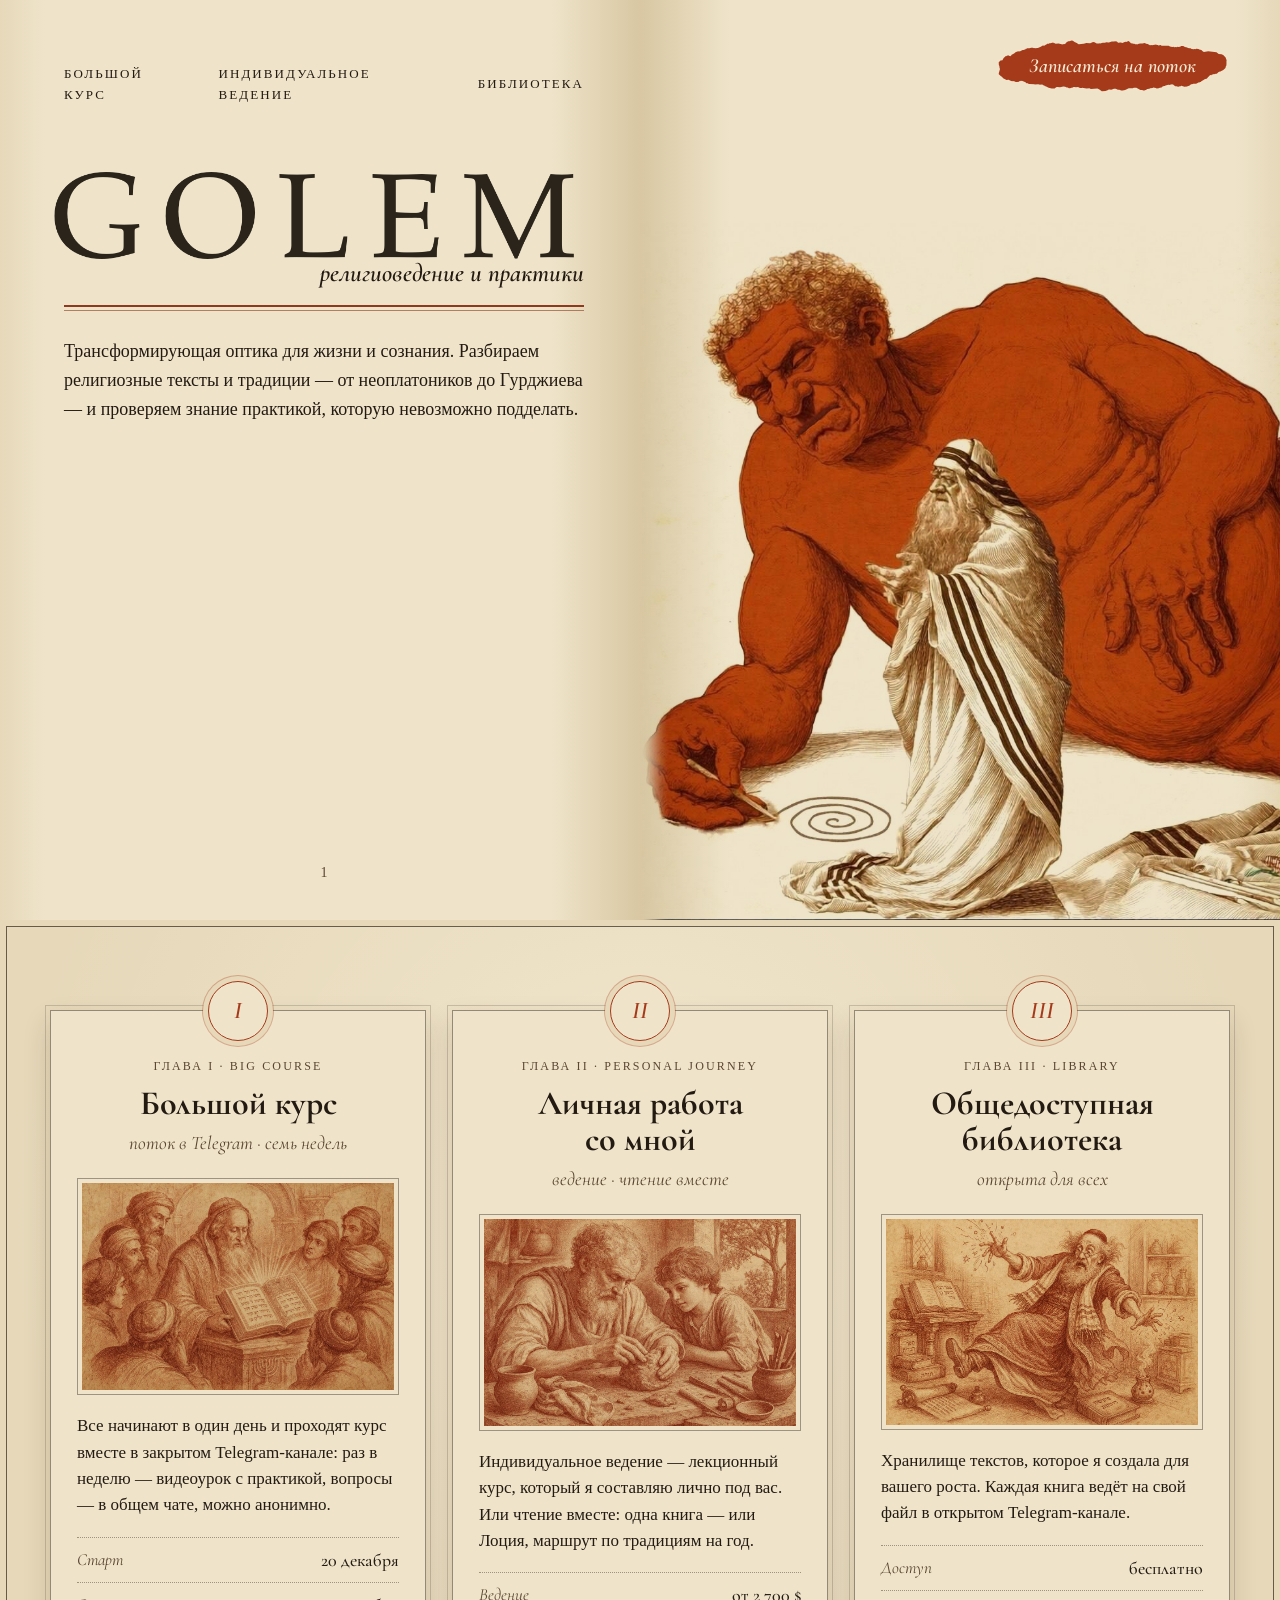
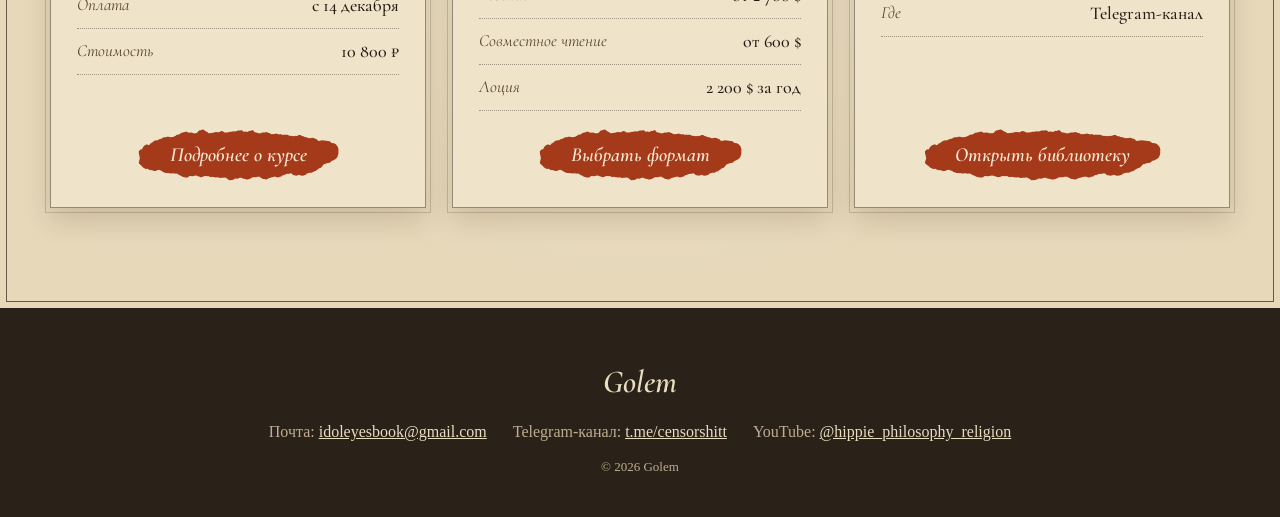
<file: index.html>
<!doctype html>
<html lang="ru">
<head>
<meta charset="utf-8">
<meta name="viewport" content="width=device-width, initial-scale=1, viewport-fit=cover">
<title>Golem — религиоведение и практики</title>
<meta name="description" content="Индивидуальное ведение, большой курс потоком в Telegram и общедоступная библиотека. Религиозные тексты и традиции от неоплатоников до Гурджиева — и практика.">
<meta property="og:type" content="website">
<meta property="og:title" content="Golem — религиоведение и практики">
<meta property="og:description" content="Индивидуальное ведение, большой курс и общедоступная библиотека.">
<meta property="og:url" content="https://golem-golem.github.io/">
<meta property="og:image" content="https://golem-golem.github.io/img/og.jpg">
<link rel="icon" type="image/png" href="img/favicon-64.png">
<link rel="apple-touch-icon" href="img/apple-touch-icon.png">
<link rel="preconnect" href="https://fonts.googleapis.com">
<link rel="preconnect" href="https://fonts.gstatic.com" crossorigin>
<link rel="stylesheet" href="https://fonts.googleapis.com/css2?family=Cormorant+Garamond:ital,wght@0,500;0,600;1,500;1,600&amp;family=Old+Standard+TT:ital,wght@0,400;0,700;1,400&amp;display=swap">
<link rel="stylesheet" href="assets/site.css?v=1122a">
</head>
<body>
<svg class="svg-defs" aria-hidden="true" focusable="false"><filter id="rough"><feTurbulence type="fractalNoise" baseFrequency="0.06" numOctaves="3" seed="4" result="n"></feTurbulence><feDisplacementMap in="SourceGraphic" in2="n" scale="9" xChannelSelector="R" yChannelSelector="G"></feDisplacementMap></filter></svg>


<main>
  <!-- Титульный разворот -->
  <section class="spread spread--first title-spread" aria-label="Титул">
    <div class="page">
      <nav class="topnav" aria-label="Разделы">
        <a class="home-sign" href="index.html" aria-label="Golem — на главную"><img src="img/sign-red.png" alt="" width="44" height="44"></a>
        <a href="kurs.html" data-transition><span class="full">Большой курс</span><span class="short">Курс</span></a>
        <a href="vedenie.html" data-transition><span class="full">Индивидуальное ведение</span><span class="short">Ведение</span></a>
        <a href="biblioteka.html" data-transition><span class="full">Библиотека</span><span class="short">Библиотека</span></a>
      </nav>
      <h1 class="sr-only">Golem</h1>
      <img class="logo" src="img/logo.png" alt="Golem" width="950" height="160">
      <div class="tagline">религиоведение и практики</div>
      <div class="double-rule" aria-hidden="true"></div>
      <p class="intro">Трансформирующая оптика для жизни и сознания. Разбираем религиозные тексты и традиции — от неоплатоников до Гурджиева — и проверяем знание практикой, которую невозможно подделать.</p>
      <div class="page-num">1</div>
    </div>
    <div class="page page--r hero-page">
      <a class="btn btn--sm hero-cta" href="kurs.html#zapis" data-transition>Записаться на поток</a>
      <img class="hero-img" src="img/golem-spiral.jpg" alt="Голем чертит на полу архимедову спираль, рядом стоит раввин" width="983" height="1074">
    </div>
  </section>

  <!-- Три пути: курс, личная работа, библиотека -->
  <div class="paths-band">
  <section class="paths" id="puti" aria-label="Три пути">
    <article class="path" id="course" aria-labelledby="course-title">
      <span class="path-sym">I</span>
      <div class="eyebrow">Глава I · Big course</div>
      <h2 class="path-title" id="course-title">Большой курс</h2>
      <div class="path-sub">поток в Telegram · семь недель</div>
      <div class="path-pic"><img src="img/teacher-students.jpg" alt="Учитель читает книгу ученикам" width="1100" height="730" loading="lazy"></div>
      <p class="path-lede">Все начинают в один день и проходят курс вместе в закрытом Telegram-канале: раз в неделю — видеоурок с практикой, вопросы — в общем чате, можно анонимно.</p>
      <dl class="path-facts">
        <div><dt>Старт</dt><dd>20&nbsp;декабря</dd></div>
        <div><dt>Оплата</dt><dd>с 14&nbsp;декабря</dd></div>
        <div><dt>Стоимость</dt><dd>10&nbsp;800&nbsp;₽</dd></div>
      </dl>
      <a class="btn btn--sm" href="kurs.html" data-transition>Подробнее о курсе</a>
    </article>
    <article class="path path--mid" id="personal" aria-labelledby="personal-title">
      <span class="path-sym">II</span>
      <div class="eyebrow">Глава II · Personal journey</div>
      <h2 class="path-title" id="personal-title">Личная работа со мной</h2>
      <div class="path-sub">ведение · чтение вместе</div>
      <div class="path-pic"><img src="img/master-apprentice.jpg" alt="Мастер лепит фигуру из глины, ученик смотрит" width="1100" height="730" loading="lazy"></div>
      <p class="path-lede">Индивидуальное ведение — лекционный курс, который я составляю лично под вас. Или чтение вместе: одна книга — или Лоция, маршрут по традициям на год.</p>
      <dl class="path-facts">
        <div><dt>Ведение</dt><dd>от 2&nbsp;700&nbsp;$</dd></div>
        <div><dt>Совместное чтение</dt><dd>от 600&nbsp;$</dd></div>
        <div><dt>Лоция</dt><dd>2&nbsp;200&nbsp;$ за год</dd></div>
      </dl>
      <a class="btn btn--sm" href="vedenie.html" data-transition>Выбрать формат</a>
    </article>
    <article class="path" id="library" aria-labelledby="library-title">
      <span class="path-sym">III</span>
      <div class="eyebrow">Глава III · Library</div>
      <h2 class="path-title" id="library-title">Общедоступная библиотека</h2>
      <div class="path-sub">открыта для всех</div>
      <div class="path-pic"><img src="img/study-room.jpg" alt="Мудрец в кабинете среди разлетающихся книг и свитков" width="1100" height="725" loading="lazy"></div>
      <p class="path-lede">Хранилище текстов, которое я создала для вашего роста. Каждая книга ведёт на свой файл в открытом Telegram-канале.</p>
      <dl class="path-facts">
        <div><dt>Доступ</dt><dd>бесплатно</dd></div>
        <div><dt>Где</dt><dd>Telegram-канал</dd></div>
      </dl>
      <a class="btn btn--sm" href="biblioteka.html" data-transition>Открыть библиотеку</a>
    </article>
  </section>
  </div>
</main>

<footer class="site-foot">
  <div class="foot-mark">Golem</div>
  <p class="foot-contacts"><span>Почта: <a href="mailto:idoleyesbook@gmail.com">idoleyesbook@gmail.com</a></span> <span>Telegram-канал: <a href="https://t.me/censorshitt" target="_blank" rel="noopener">t.me/censorshitt</a></span> <span>YouTube: <a href="https://www.youtube.com/@hippie_philosophy_religion" target="_blank" rel="noopener">@hippie_philosophy_religion</a></span></p>
  <p class="foot-copy">© 2026 Golem</p>
</footer>

<script src="assets/site.js?v=1120b" defer></script>
</body>
</html>
</file>
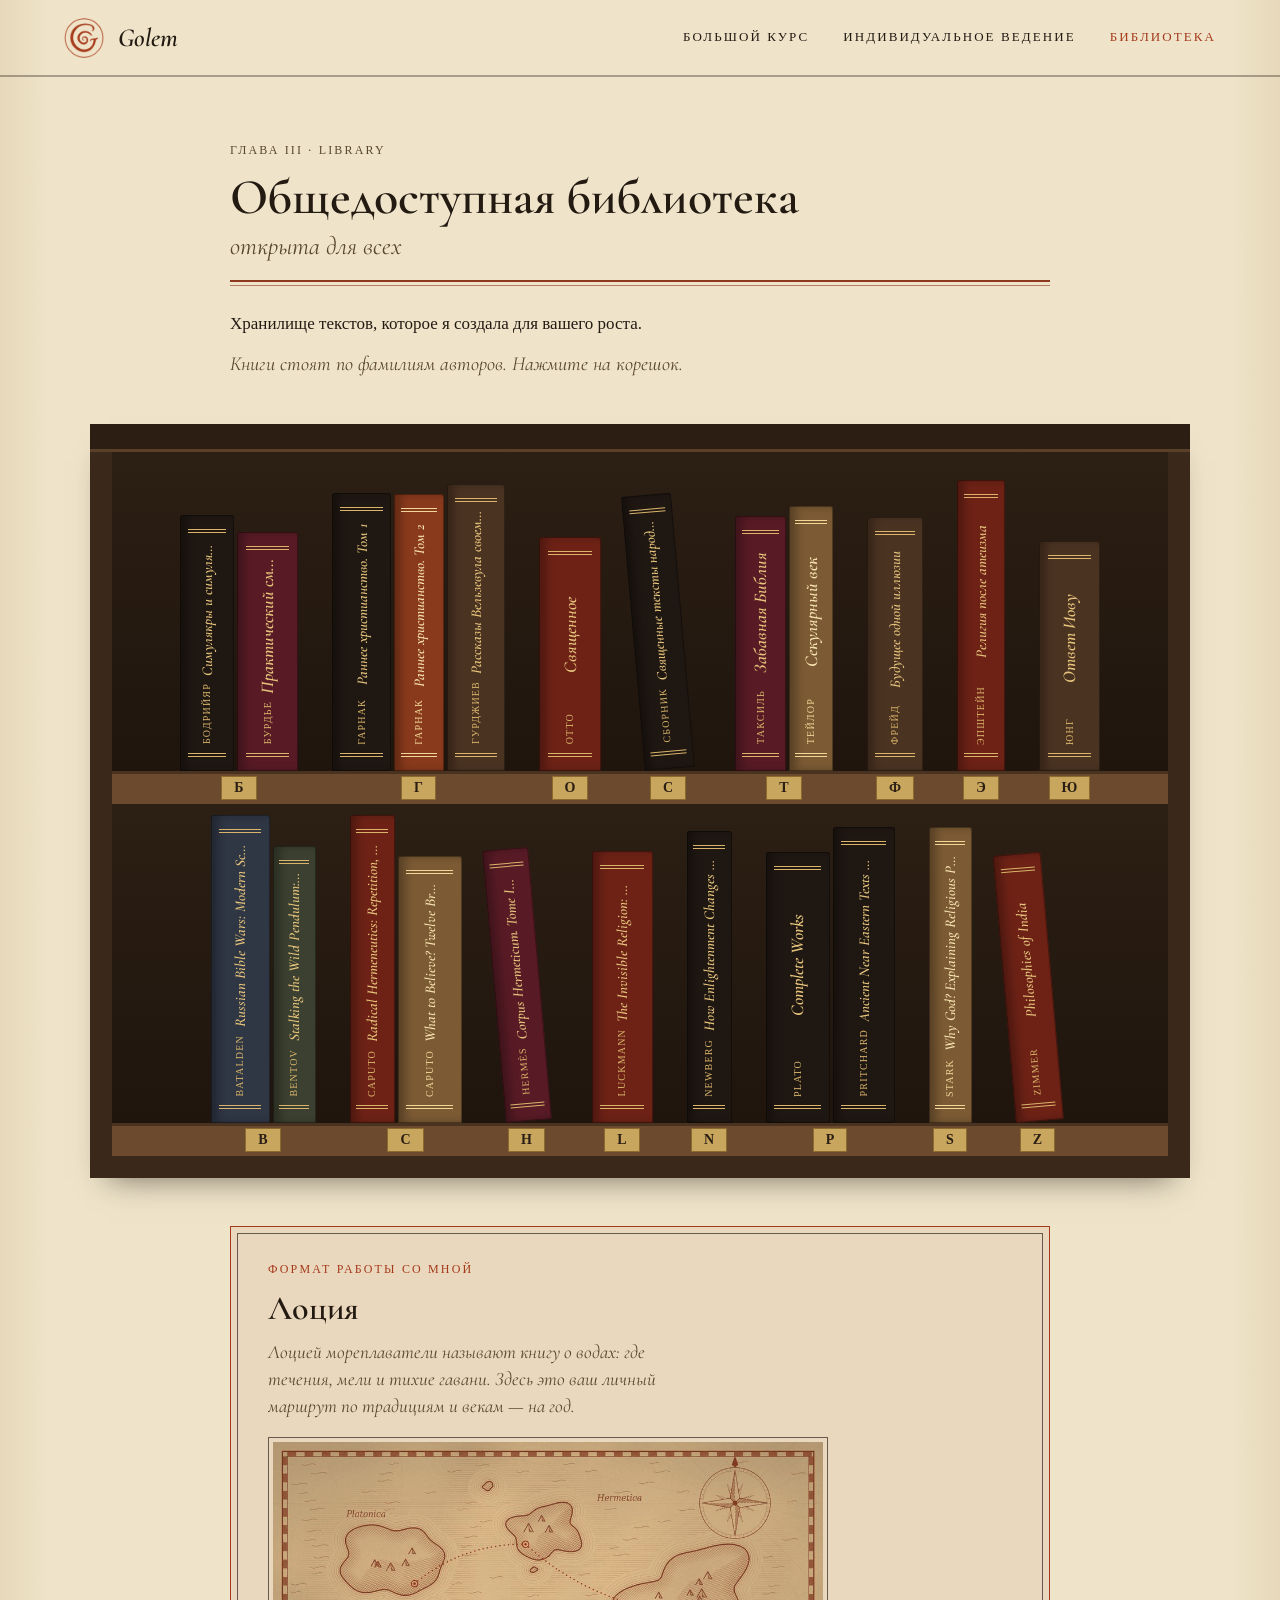
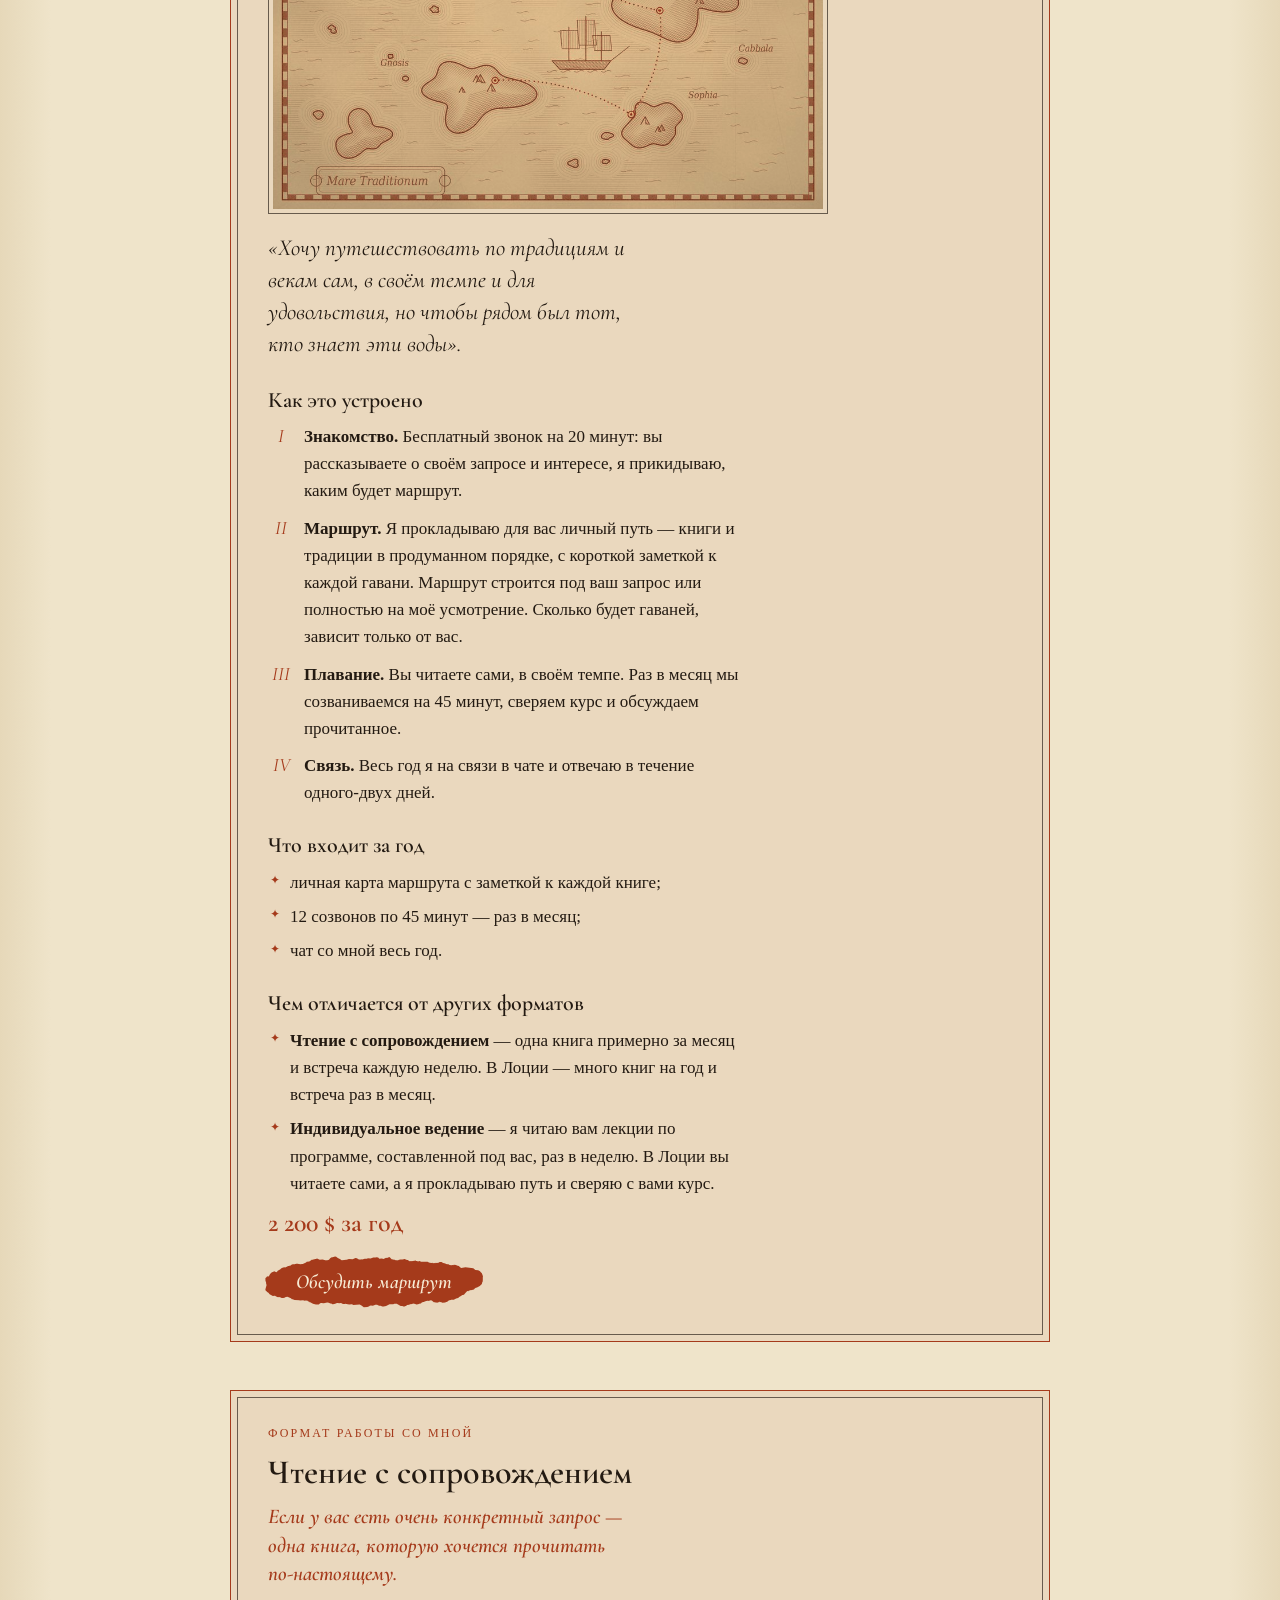
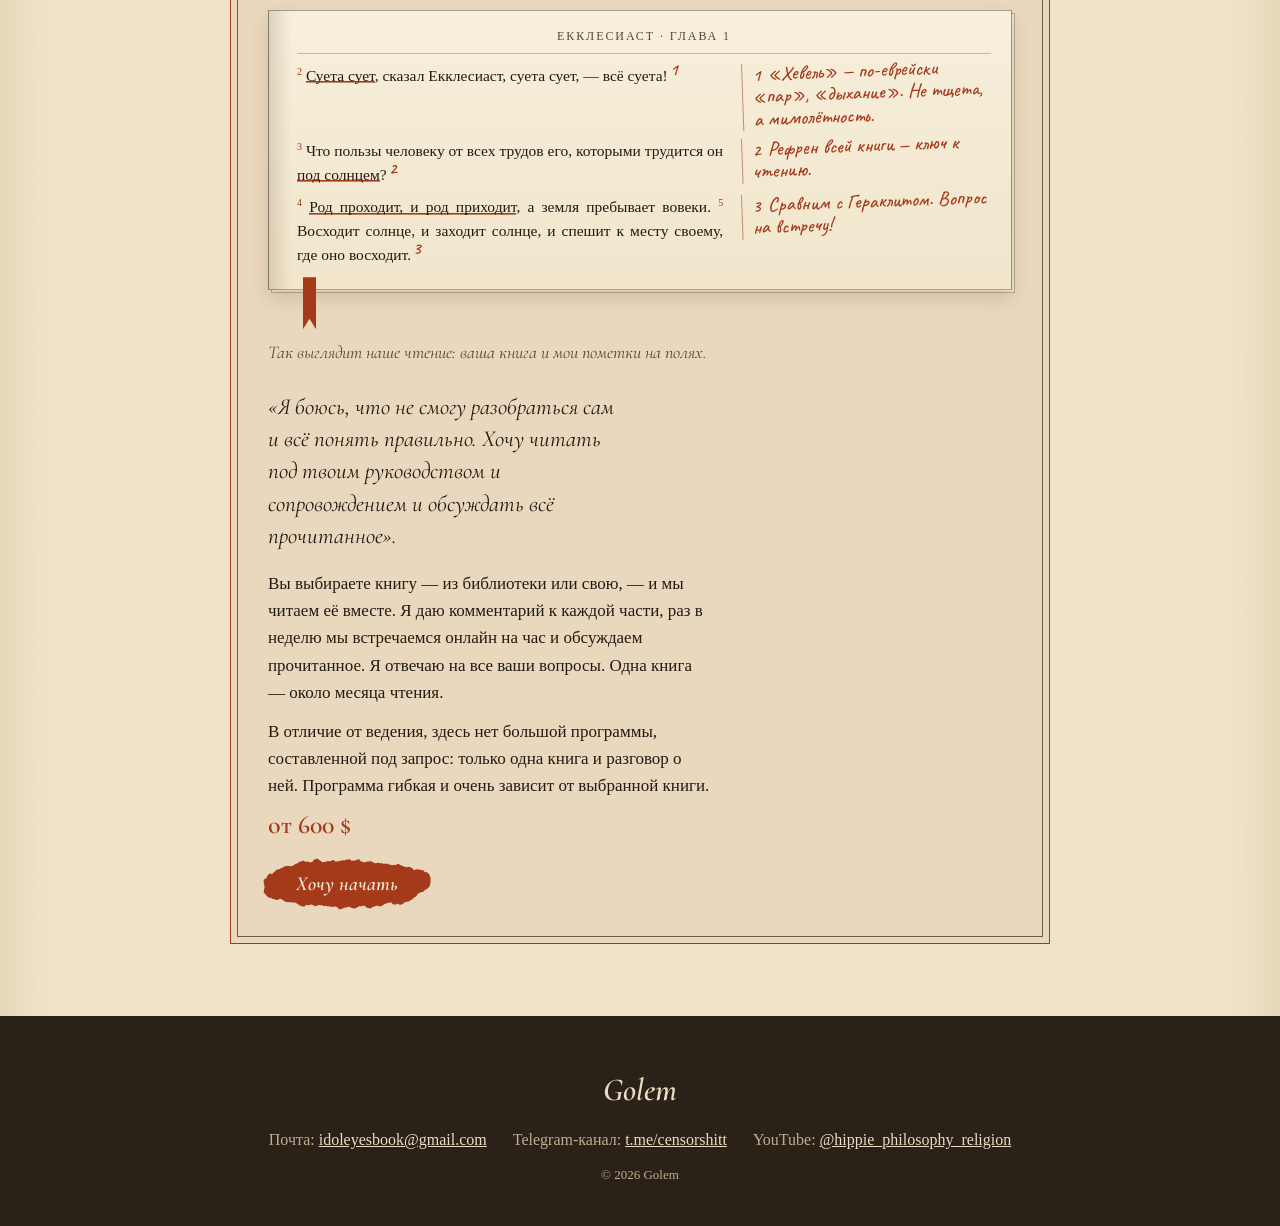
<file: biblioteka.html>
<!doctype html>
<html lang="ru">
<head>
<meta charset="utf-8">
<meta name="viewport" content="width=device-width, initial-scale=1, viewport-fit=cover">
<title>Библиотека — Golem</title>
<meta name="description" content="Общедоступная библиотека Golem: книги стоят по фамилиям авторов, каждая ведёт на свой файл в открытом Telegram-канале.">
<meta property="og:type" content="website">
<meta property="og:title" content="Общедоступная библиотека — Golem">
<meta property="og:description" content="Хранилище текстов, открытое для всех.">
<meta property="og:url" content="https://golem-golem.github.io/biblioteka.html">
<meta property="og:image" content="https://golem-golem.github.io/img/og.jpg">
<link rel="icon" type="image/png" href="img/favicon-64.png">
<link rel="apple-touch-icon" href="img/apple-touch-icon.png">
<link rel="preconnect" href="https://fonts.googleapis.com">
<link rel="preconnect" href="https://fonts.gstatic.com" crossorigin>
<link rel="stylesheet" href="https://fonts.googleapis.com/css2?family=Cormorant+Garamond:ital,wght@0,500;0,600;1,500;1,600&amp;family=Old+Standard+TT:ital,wght@0,400;0,700;1,400&amp;family=Caveat:wght@500;600&amp;display=swap">
<link rel="stylesheet" href="assets/site.css?v=1122a">
</head>
<body>
<svg class="svg-defs" aria-hidden="true" focusable="false"><filter id="rough"><feTurbulence type="fractalNoise" baseFrequency="0.06" numOctaves="3" seed="4" result="n"></feTurbulence><feDisplacementMap in="SourceGraphic" in2="n" scale="9" xChannelSelector="R" yChannelSelector="G"></feDisplacementMap></filter></svg>


<header class="site-head">
  <a class="brand" href="index.html" data-transition><img src="img/sign-red.png" alt="" width="40" height="40"><span>Golem</span><span class="sr-only">— на главную</span></a>
  <nav class="topnav" aria-label="Разделы">
    <a href="kurs.html" data-transition><span class="full">Большой курс</span><span class="short">Курс</span></a>
    <a href="vedenie.html" data-transition><span class="full">Индивидуальное ведение</span><span class="short">Ведение</span></a>
    <a href="biblioteka.html" aria-current="page"><span class="full">Библиотека</span><span class="short">Библиотека</span></a>
  </nav>
</header>

<main>
  <div class="sheet">
    <div class="sheet-inner lib-head">
      <div class="eyebrow">Глава III · Library</div>
      <h1 class="chapter-title">Общедоступная библиотека</h1>
      <div class="subtitle">открыта для всех</div>
      <div class="double-rule" aria-hidden="true"></div>
      <div class="lib-intro">
        <p>Хранилище текстов, которое я создала для вашего роста.</p>
        <span class="lib-hint">Книги стоят по фамилиям авторов. Нажмите на корешок.</span>
      </div>
    </div>

    <div class="bookcase" role="region" aria-label="Книжный шкаф">
      <div class="bookcase-crown" aria-hidden="true"></div>
      <div class="shelves" id="shelves">
        <noscript><p style="color: var(--cream); padding: 24px 0;">Чтобы открыть полку, включите JavaScript в браузере.</p></noscript>
      </div>
    </div>

    <div class="sheet-inner">
      <div class="offer" id="lociya">
        <div class="offer-inner">
          <div class="eyebrow">Формат работы со мной</div>
          <h3>Лоция</h3>
          <p class="offer-note">Лоцией мореплаватели называют книгу о водах: где течения, мели и тихие гавани. Здесь это ваш личный маршрут по традициям и векам — на год.</p>
          <figure class="offer-pic"><img src="img/karta-gravura.jpg" alt="Старинная морская карта с проложенным курсом" width="960" height="640" loading="lazy"></figure>
          <blockquote>«Хочу путешествовать по традициям и векам сам, в своём темпе и для удовольствия, но чтобы рядом был тот, кто знает эти воды».</blockquote>
          <h4 class="offer-sub">Как это устроено</h4>
          <ol class="offer-steps">
            <li><b>Знакомство.</b> Бесплатный звонок на 20 минут: вы рассказываете о своём запросе и интересе, я прикидываю, каким будет маршрут.</li>
            <li><b>Маршрут.</b> Я прокладываю для вас личный путь — книги и традиции в продуманном порядке, с короткой заметкой к каждой гавани. Маршрут строится под ваш запрос или полностью на моё усмотрение. Сколько будет гаваней, зависит только от вас.</li>
            <li><b>Плавание.</b> Вы читаете сами, в своём темпе. Раз в месяц мы созваниваемся на 45&nbsp;минут, сверяем курс и обсуждаем прочитанное.</li>
            <li><b>Связь.</b> Весь год я на связи в чате и отвечаю в течение одного-двух дней.</li>
          </ol>
          <h4 class="offer-sub">Что входит за год</h4>
          <ul class="offer-list">
            <li>личная карта маршрута с заметкой к каждой книге;</li>
            <li>12 созвонов по 45&nbsp;минут — раз в месяц;</li>
            <li>чат со мной весь год.</li>
          </ul>
          <h4 class="offer-sub">Чем отличается от других форматов</h4>
          <ul class="offer-list">
            <li><b>Чтение с сопровождением</b> — одна книга примерно за месяц и встреча каждую неделю. В Лоции — много книг на год и встреча раз в месяц.</li>
            <li><b>Индивидуальное ведение</b> — я читаю вам лекции по программе, составленной под вас, раз в неделю. В Лоции вы читаете сами, а я прокладываю путь и сверяю с вами курс.</li>
          </ul>
          <p class="offer-price">2&nbsp;200&nbsp;$ за год</p>
          <a class="btn btn--sm" href="https://t.me/janeodi" target="_blank" rel="noopener">Обсудить маршрут</a>
        </div>
      </div>
      <div class="offer" id="chtenie">
        <div class="offer-inner">
          <div class="eyebrow">Формат работы со мной</div>
          <h3>Чтение с сопровождением</h3>
          <p class="offer-lead">Если у вас есть очень конкретный запрос — одна книга, которую хочется прочитать по-настоящему.</p>
          <figure class="marg-book">
            <div class="mb-page">
              <div class="mb-head">Екклесиаст · глава 1</div>
              <div class="mb-row">
                <p class="mb-text"><sup>2</sup> <span class="mb-u">Суета сует</span>, сказал Екклесиаст, суета сует, — всё суета!<span class="mb-ref" aria-hidden="true">1</span></p>
                <p class="mb-note"><span class="mb-ref">1</span> «Хевель» — по-еврейски «пар», «дыхание». Не тщета, а мимолётность.</p>
              </div>
              <div class="mb-row">
                <p class="mb-text"><sup>3</sup> Что пользы человеку от всех трудов его, которыми трудится он <span class="mb-u">под солнцем</span>?<span class="mb-ref" aria-hidden="true">2</span></p>
                <p class="mb-note"><span class="mb-ref">2</span> Рефрен всей книги — ключ к чтению.</p>
              </div>
              <div class="mb-row">
                <p class="mb-text"><sup>4</sup> <span class="mb-u">Род проходит, и род приходит</span>, а земля пребывает вовеки. <sup>5</sup> Восходит солнце, и заходит солнце, и спешит к месту своему, где оно восходит.<span class="mb-ref" aria-hidden="true">3</span></p>
                <p class="mb-note"><span class="mb-ref">3</span> Сравним с Гераклитом. Вопрос на встречу!</p>
              </div>
              <span class="mb-ribbon" aria-hidden="true"></span>
            </div>
            <figcaption>Так выглядит наше чтение: ваша книга и мои пометки на полях.</figcaption>
          </figure>
          <blockquote>«Я боюсь, что не смогу разобраться сам и всё понять правильно. Хочу читать под твоим руководством и сопровождением и обсуждать всё прочитанное».</blockquote>
          <p class="offer-text">Вы выбираете книгу — из библиотеки или свою, — и мы читаем её вместе. Я даю комментарий к каждой части, раз в неделю мы встречаемся онлайн на час и обсуждаем прочитанное. Я отвечаю на все ваши вопросы. Одна книга — около месяца чтения.</p>
          <p class="offer-text">В отличие от ведения, здесь нет большой программы, составленной под запрос: только одна книга и разговор о ней. Программа гибкая и очень зависит от выбранной книги.</p>
          <p class="offer-price">от 600&nbsp;$</p>
          <a class="btn btn--sm" href="https://t.me/janeodi" target="_blank" rel="noopener">Хочу начать</a>
        </div>
      </div>
    </div>
  </div>
</main>

<div class="book-modal" id="book-modal" role="dialog" aria-modal="true" aria-labelledby="book-title" hidden>
  <div class="book">
    <button class="book-x" type="button" data-close aria-label="Закрыть книгу">×</button>
    <div class="book-pages">
      <div class="book-left">
        <div class="book-lib">Библиотека Golem</div>
        <div class="book-author" id="book-author"></div>
        <div class="ornament" aria-hidden="true"><span></span></div>
        <h2 class="book-title" id="book-title"></h2>
        <div class="book-from">из общедоступной библиотеки</div>
      </div>
      <div class="book-right">
        <div class="exlibris">
          <div class="exlibris-inner">
            <h3>Хотите прочитать?</h3>
            <p>Книга лежит файлом в открытом Telegram-канале библиотеки. Ссылка ведёт прямо на этот файл.</p>
            <a class="btn" id="book-read" target="_blank" rel="noopener">Читать в Telegram</a>
            <p class="no-link" id="book-nolink" hidden>Ссылка появится, когда книга будет в канале.</p>
            <button type="button" class="book-close-link" data-close>Закрыть книгу</button>
          </div>
        </div>
      </div>
    </div>
  </div>
</div>

<footer class="site-foot">
  <div class="foot-mark">Golem</div>
  <p class="foot-contacts"><span>Почта: <a href="mailto:idoleyesbook@gmail.com">idoleyesbook@gmail.com</a></span> <span>Telegram-канал: <a href="https://t.me/censorshitt" target="_blank" rel="noopener">t.me/censorshitt</a></span> <span>YouTube: <a href="https://www.youtube.com/@hippie_philosophy_religion" target="_blank" rel="noopener">@hippie_philosophy_religion</a></span></p>
  <p class="foot-copy">© 2026 Golem</p>
</footer>

<script src="assets/books.js" defer></script>
<script src="assets/library.js" defer></script>
<script src="assets/site.js?v=1120b" defer></script>
</body>
</html>
</file>
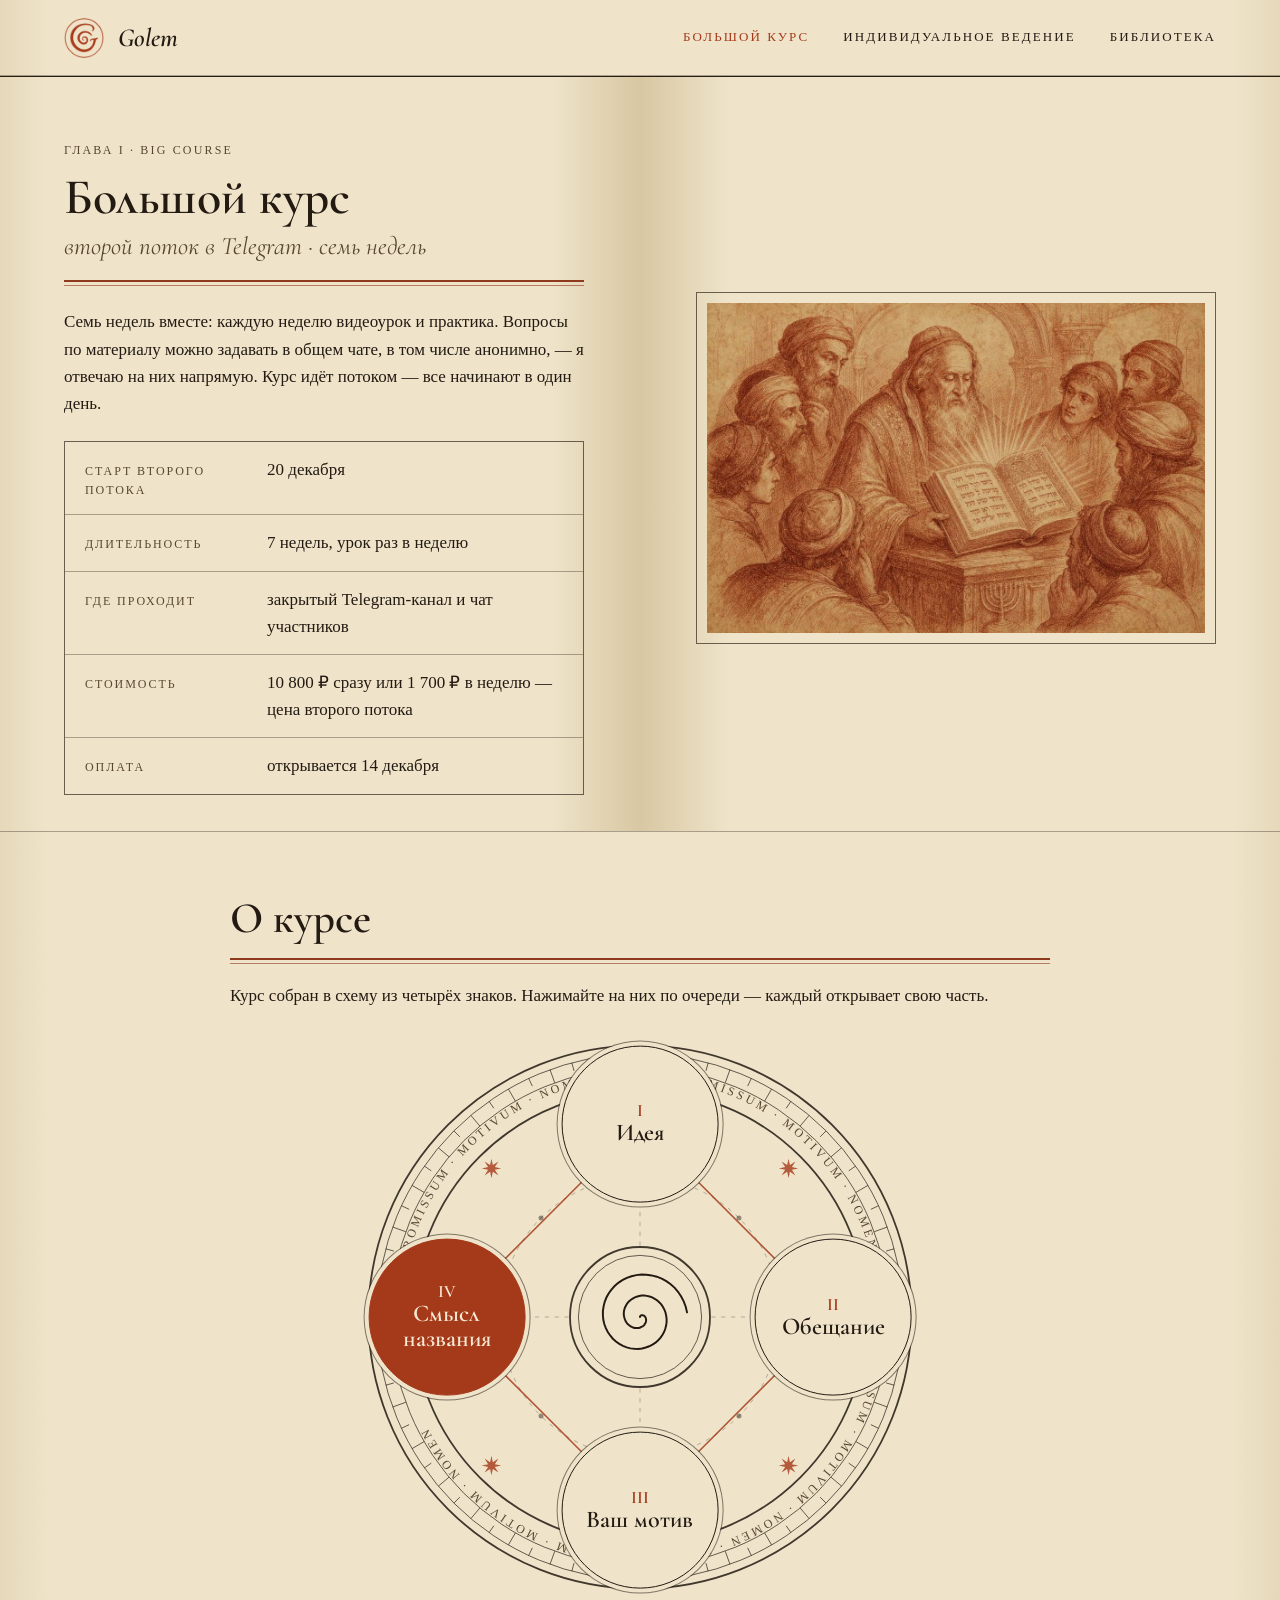
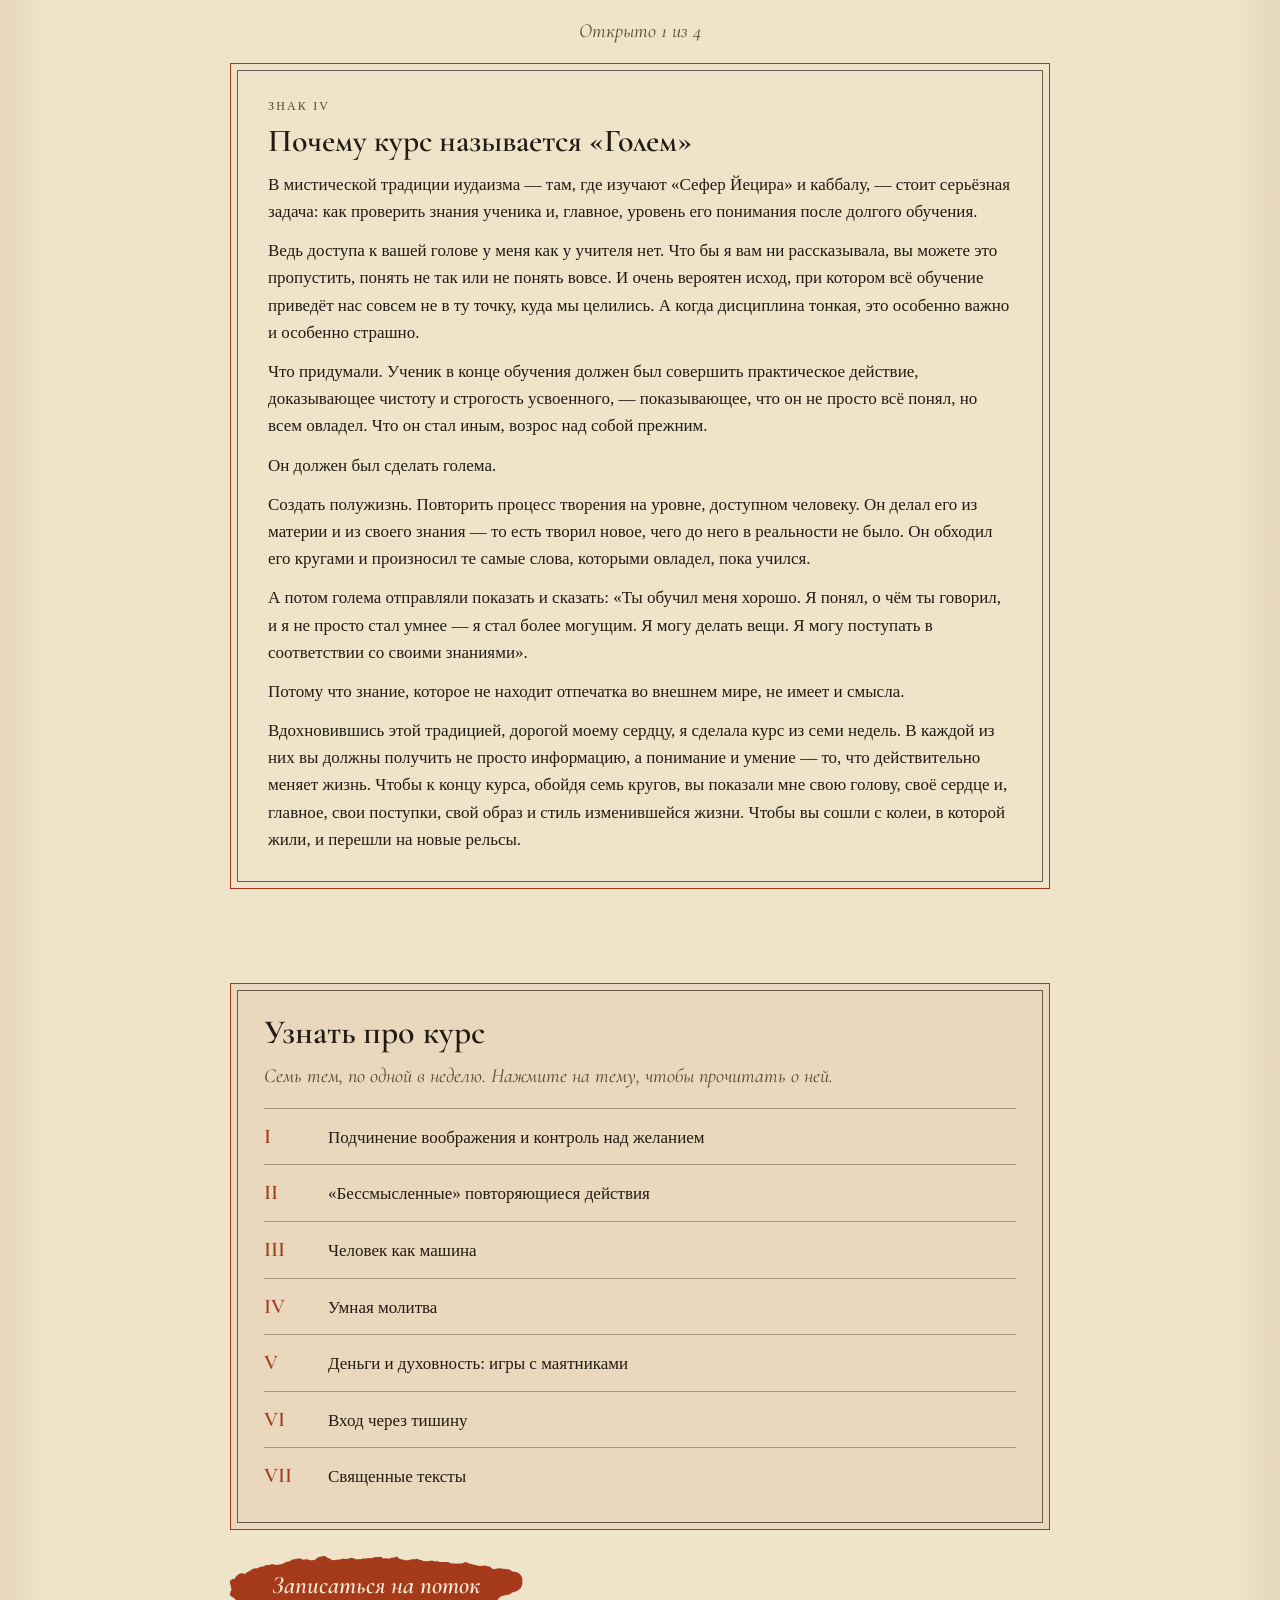
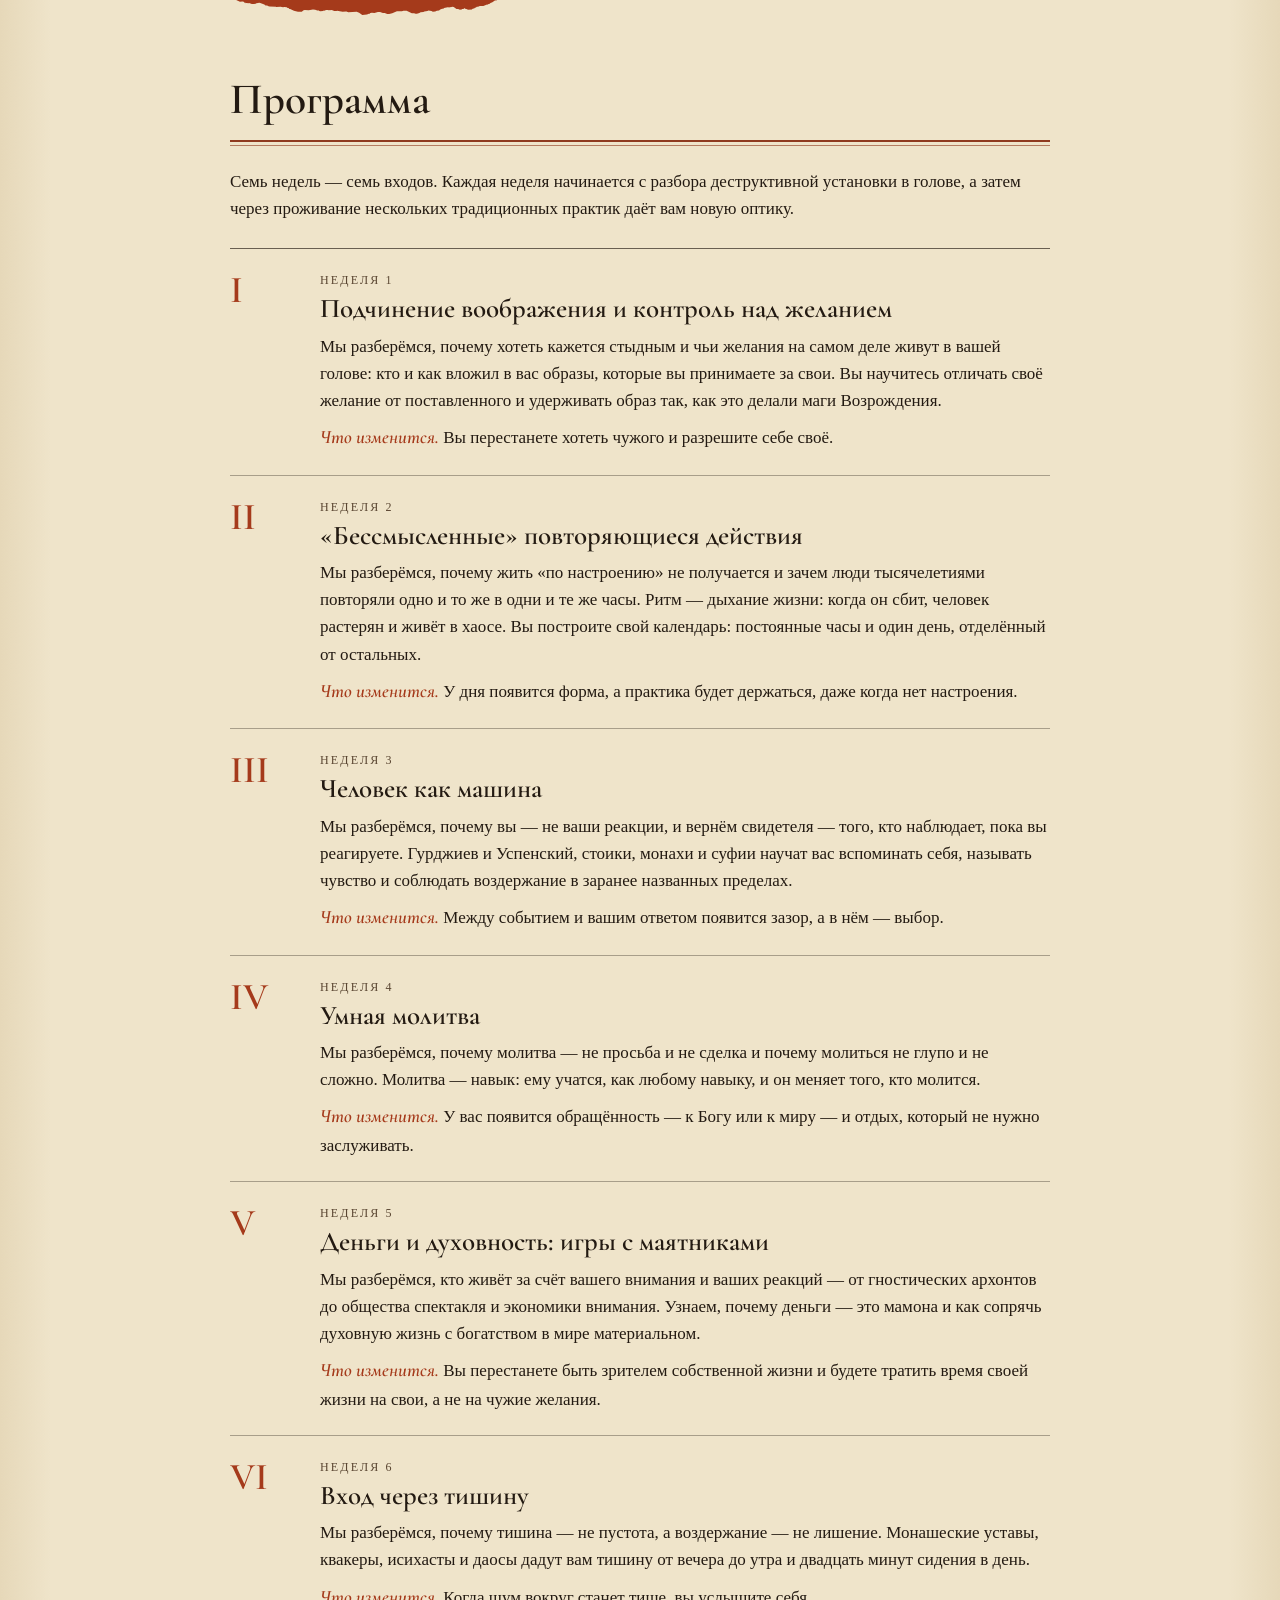
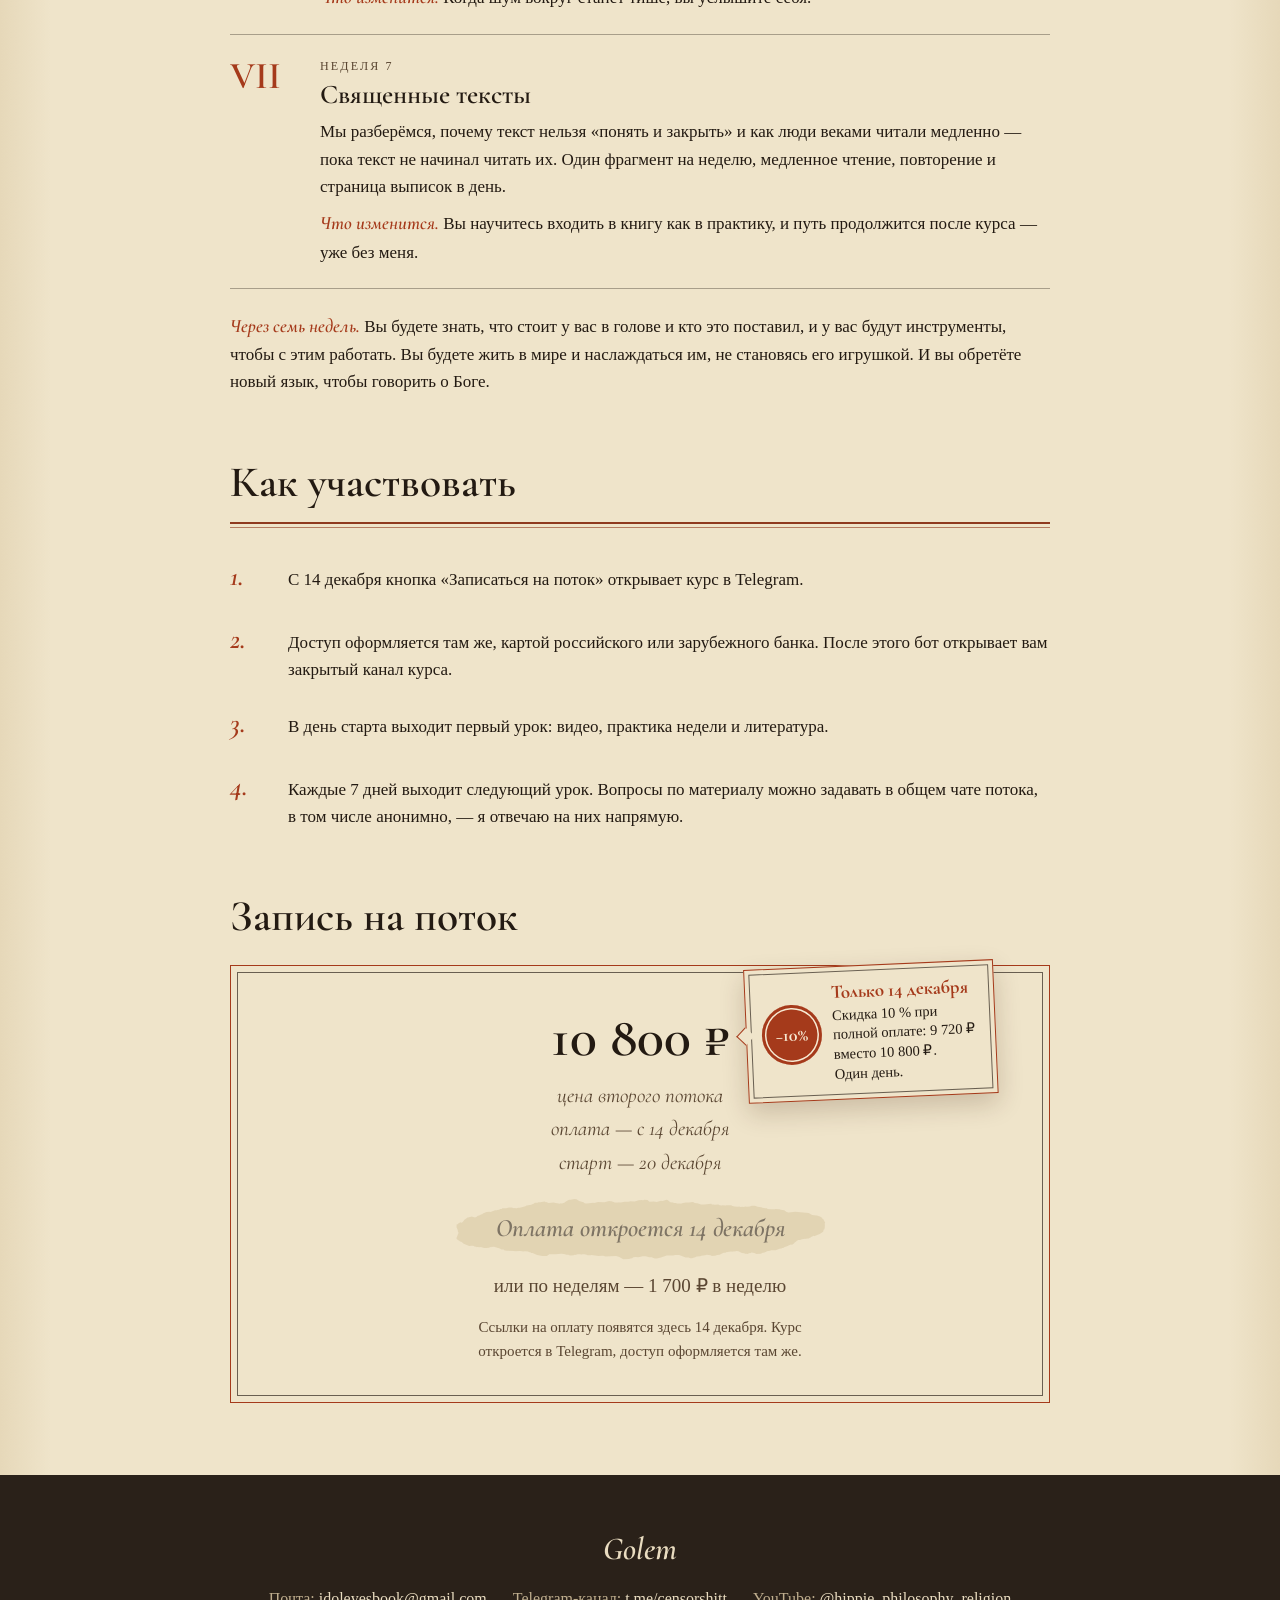
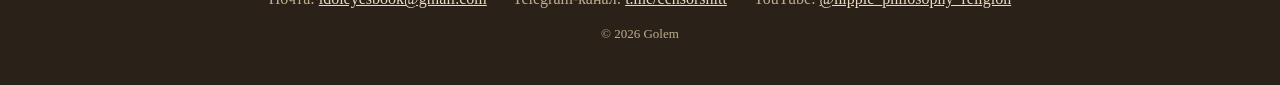
<file: kurs.html>
<!doctype html>
<html lang="ru">
<head>
<meta charset="utf-8">
<meta name="viewport" content="width=device-width, initial-scale=1, viewport-fit=cover">
<title>Большой курс — Golem</title>
<meta name="description" content="Большой курс Golem: семь недель потоком в закрытом Telegram-канале. Каждую неделю видеоурок, практика недели и разбор в общем чате.">
<meta property="og:type" content="website">
<meta property="og:title" content="Большой курс — Golem">
<meta property="og:description" content="Семь недель потоком в закрытом Telegram-канале: видеоурок и практика каждую неделю.">
<meta property="og:url" content="https://golem-golem.github.io/kurs.html">
<meta property="og:image" content="https://golem-golem.github.io/img/og.jpg">
<link rel="icon" type="image/png" href="img/favicon-64.png">
<link rel="apple-touch-icon" href="img/apple-touch-icon.png">
<link rel="preconnect" href="https://fonts.googleapis.com">
<link rel="preconnect" href="https://fonts.gstatic.com" crossorigin>
<link rel="stylesheet" href="https://fonts.googleapis.com/css2?family=Cormorant+Garamond:ital,wght@0,500;0,600;1,500;1,600&amp;family=Old+Standard+TT:ital,wght@0,400;0,700;1,400&amp;display=swap">
<link rel="stylesheet" href="assets/site.css?v=1122a">
</head>
<body>
<svg class="svg-defs" aria-hidden="true" focusable="false"><filter id="rough"><feTurbulence type="fractalNoise" baseFrequency="0.06" numOctaves="3" seed="4" result="n"></feTurbulence><feDisplacementMap in="SourceGraphic" in2="n" scale="9" xChannelSelector="R" yChannelSelector="G"></feDisplacementMap></filter></svg>


<header class="site-head">
  <a class="brand" href="index.html" data-transition><img src="img/sign-red.png" alt="" width="40" height="40"><span>Golem</span><span class="sr-only">— на главную</span></a>
  <nav class="topnav" aria-label="Разделы">
    <a href="kurs.html" aria-current="page"><span class="full">Большой курс</span><span class="short">Курс</span></a>
    <a href="vedenie.html" data-transition><span class="full">Индивидуальное ведение</span><span class="short">Ведение</span></a>
    <a href="biblioteka.html" data-transition><span class="full">Библиотека</span><span class="short">Библиотека</span></a>
  </nav>
</header>

<main>
  <section class="spread" aria-labelledby="course-title">
    <div class="page">
      <div class="eyebrow">Глава I · Big course</div>
      <h1 class="chapter-title" id="course-title">Большой курс</h1>
      <div class="subtitle">второй поток в Telegram · семь недель</div>
      <div class="double-rule" aria-hidden="true"></div>
      <p class="lede">Семь недель вместе: каждую неделю видеоурок и практика. Вопросы по материалу можно задавать в общем чате, в том числе анонимно, — я отвечаю на них напрямую. Курс идёт потоком — все начинают в один день.</p>
      <dl class="facts">
        <div><dt>Старт второго потока</dt><dd>20 декабря</dd></div>
        <div><dt>Длительность</dt><dd>7 недель, урок раз в неделю</dd></div>
        <div><dt>Где проходит</dt><dd>закрытый Telegram-канал и чат участников</dd></div>
        <div><dt>Стоимость</dt><dd>10&nbsp;800&nbsp;₽ сразу или 1&nbsp;700&nbsp;₽ в неделю — цена второго потока</dd></div>
        <div><dt>Оплата</dt><dd>открывается 14 декабря</dd></div>
      </dl>
    </div>
    <div class="page page--r page--plate">
      <figure class="plate plate--tall plate-wrap">
        <div class="plate-frame"><img src="img/teacher-students.jpg" alt="Учитель читает книгу ученикам" width="1100" height="730"></div>
      </figure>
    </div>
  </section>

  <div class="sheet">
    <div class="sheet-inner">

      <section class="sheet-section" id="o-kurse" aria-labelledby="about-title">
        <h2 class="section-title" id="about-title">О курсе</h2>
        <div class="double-rule" aria-hidden="true"></div>
        <p class="lede scheme-hint">Курс собран в схему из четырёх знаков. Нажимайте на них по очереди — каждый открывает свою часть.</p>
        <div class="scheme" id="scheme" data-default="name">
          <svg class="scheme-art" viewBox="0 0 400 400" aria-hidden="true" focusable="false">
            <defs><path id="scheme-ring" d="M29 200a171 171 0 1 1 342 0a171 171 0 1 1-342 0"/></defs>
            <circle class="s-ln" cx="200" cy="200" r="194"/>
            <circle class="s-thin" cx="200" cy="200" r="188"/>
            <path class="s-thin" d="M378 200L388 200M381.3 215.9L387.3 216.4M375.3 230.9L385.1 232.6M375.8 247.1L381.6 248.7M367.3 260.9L376.7 264.3M364.9 276.9L370.4 279.5M354.2 289L362.8 294M349.1 304.4L354 307.8M336.4 314.4L344 320.8M328.7 328.7L332.9 332.9M314.4 336.4L320.8 344M304.4 349.1L307.8 354M289 354.2L294 362.8M276.9 364.9L279.5 370.4M260.9 367.3L264.3 376.7M247.1 375.8L248.7 381.6M230.9 375.3L232.6 385.1M215.9 381.3L216.4 387.3M200 378L200 388M184.1 381.3L183.6 387.3M169.1 375.3L167.4 385.1M152.9 375.8L151.3 381.6M139.1 367.3L135.7 376.7M123.1 364.9L120.5 370.4M111 354.2L106 362.8M95.6 349.1L92.2 354M85.6 336.4L79.2 344M71.3 328.7L67.1 332.9M63.6 314.4L56 320.8M50.9 304.4L46 307.8M45.8 289L37.2 294M35.1 276.9L29.6 279.5M32.7 260.9L23.3 264.3M24.2 247.1L18.4 248.7M24.7 230.9L14.9 232.6M18.7 215.9L12.7 216.4M22 200L12 200M18.7 184.1L12.7 183.6M24.7 169.1L14.9 167.4M24.2 152.9L18.4 151.3M32.7 139.1L23.3 135.7M35.1 123.1L29.6 120.5M45.8 111L37.2 106M50.9 95.6L46 92.2M63.6 85.6L56 79.2M71.3 71.3L67.1 67.1M85.6 63.6L79.2 56M95.6 50.9L92.2 46M111 45.8L106 37.2M123.1 35.1L120.5 29.6M139.1 32.7L135.7 23.3M152.9 24.2L151.3 18.4M169.1 24.7L167.4 14.9M184.1 18.7L183.6 12.7M200 22L200 12M215.9 18.7L216.4 12.7M230.9 24.7L232.6 14.9M247.1 24.2L248.7 18.4M260.9 32.7L264.3 23.3M276.9 35.1L279.5 29.6M289 45.8L294 37.2M304.4 50.9L307.8 46M314.4 63.6L320.8 56M328.7 71.3L332.9 67.1M336.4 85.6L344 79.2M349.1 95.6L354 92.2M354.2 111L362.8 106M364.9 123.1L370.4 120.5M367.3 139.1L376.7 135.7M375.8 152.9L381.6 151.3M375.3 169.1L385.1 167.4M381.3 184.1L387.3 183.6"/>
            <circle class="s-thin" cx="200" cy="200" r="178"/>
            <text class="s-ring-text"><textPath href="#scheme-ring" startOffset="0">IDEA · PROMISSUM · MOTIVUM · NOMEN · IDEA · PROMISSUM · MOTIVUM · NOMEN · IDEA · PROMISSUM · MOTIVUM · NOMEN · IDEA · PROMISSUM · MOTIVUM · NOMEN</textPath></text>
            <circle class="s-ln" cx="200" cy="200" r="162"/>
            <circle class="s-faint" cx="200" cy="200" r="100"/>
            <g class="s-dots"><circle cx="296.6" cy="225.9" r="1.8"/><circle cx="270.7" cy="270.7" r="1.8"/><circle cx="225.9" cy="296.6" r="1.8"/><circle cx="174.1" cy="296.6" r="1.8"/><circle cx="129.3" cy="270.7" r="1.8"/><circle cx="103.4" cy="225.9" r="1.8"/><circle cx="103.4" cy="174.1" r="1.8"/><circle cx="129.3" cy="129.3" r="1.8"/><circle cx="174.1" cy="103.4" r="1.8"/><circle cx="225.9" cy="103.4" r="1.8"/><circle cx="270.7" cy="129.3" r="1.8"/><circle cx="296.6" cy="174.1" r="1.8"/></g>
            <path class="s-faint" d="M200 62V338M62 200H338"/>
            <polygon class="s-red" points="200,62 338,200 200,338 62,200"/>
            <path class="s-star" d="M306.1 299.1 L307.1 303.7 L311 301.1 L308.5 305.1 L313.1 306.1 L308.5 307.1 L311 311 L307.1 308.5 L306.1 313.1 L305.1 308.5 L301.1 311 L303.7 307.1 L299.1 306.1 L303.7 305.1 L301.1 301.1 L305.1 303.7ZM93.9 299.1 L94.9 303.7 L98.9 301.1 L96.3 305.1 L100.9 306.1 L96.3 307.1 L98.9 311 L94.9 308.5 L93.9 313.1 L92.9 308.5 L89 311 L91.5 307.1 L86.9 306.1 L91.5 305.1 L89 301.1 L92.9 303.7ZM93.9 86.9 L94.9 91.5 L98.9 89 L96.3 92.9 L100.9 93.9 L96.3 94.9 L98.9 98.9 L94.9 96.3 L93.9 100.9 L92.9 96.3 L89 98.9 L91.5 94.9 L86.9 93.9 L91.5 92.9 L89 89 L92.9 91.5ZM306.1 86.9 L307.1 91.5 L311 89 L308.5 92.9 L313.1 93.9 L308.5 94.9 L311 98.9 L307.1 96.3 L306.1 100.9 L305.1 96.3 L301.1 98.9 L303.7 94.9 L299.1 93.9 L303.7 92.9 L301.1 89 L305.1 91.5Z"/>
            <circle class="s-core-fill" cx="200" cy="200" r="50"/>
            <circle class="s-ln" cx="200" cy="200" r="50"/>
            <circle class="s-thin" cx="200" cy="200" r="44"/>
            <path class="s-spiral" d="M200 200 L200 199.7 L200.1 199.4 L200.3 199.2 L200.5 199 L200.8 198.8 L201.1 198.7 L201.5 198.7 L201.9 198.7 L202.3 198.8 L202.7 199 L203.1 199.2 L203.4 199.5 L203.8 200 L204 200.4 L204.2 201 L204.3 201.6 L204.4 202.2 L204.3 202.9 L204.2 203.6 L203.9 204.3 L203.5 204.9 L203.1 205.6 L202.5 206.2 L201.8 206.7 L201 207.1 L200.2 207.5 L199.2 207.8 L198.2 207.9 L197.2 207.9 L196.2 207.8 L195.1 207.5 L194.1 207.1 L193 206.5 L192.1 205.8 L191.2 205 L190.4 204 L189.7 202.9 L189.2 201.7 L188.8 200.4 L188.5 199 L188.4 197.6 L188.5 196.1 L188.8 194.6 L189.3 193.2 L190 191.8 L190.8 190.4 L191.9 189.1 L193.1 188 L194.5 187 L196 186.1 L197.6 185.5 L199.4 185 L201.2 184.7 L203 184.7 L204.9 184.9 L206.8 185.4 L208.7 186 L210.5 187 L212.2 188.1 L213.7 189.5 L215.2 191 L216.4 192.8 L217.4 194.7 L218.2 196.8 L218.7 199 L219 201.3 L219 203.6 L218.7 205.9 L218.1 208.2 L217.3 210.5 L216.1 212.7 L214.7 214.7 L213 216.6 L211.1 218.3 L208.9 219.7 L206.6 220.9 L204.1 221.8 L201.5 222.5 L198.7 222.8 L196 222.7 L193.2 222.4 L190.5 221.7 L187.8 220.6 L185.2 219.2 L182.8 217.5 L180.6 215.5 L178.7 213.2 L177 210.7 L175.6 208 L174.5 205 L173.8 202 L173.5 198.8 L173.5 195.6 L174 192.4 L174.8 189.2 L176 186.1 L177.6 183.2 L179.6 180.4 L181.9 177.9 L184.5 175.6 L187.4 173.7 L190.6 172.1 L193.9 170.9 L197.4 170.1 L201 169.7 L204.7 169.8 L208.3 170.3 L212 171.2 L215.5 172.6 L218.8 174.4 L221.9 176.6 L224.8 179.2 L227.3 182.2 L229.5 185.5 L231.3 189 L232.7 192.8 L233.6 196.7"/>
          </svg>
          <button class="scheme-node node-n" type="button" data-node="idea" aria-controls="scheme-panel" aria-pressed="false"><span class="node-num">I</span><span class="node-label">Идея</span></button>
          <button class="scheme-node node-e" type="button" data-node="promise" aria-controls="scheme-panel" aria-pressed="false"><span class="node-num">II</span><span class="node-label">Обещание</span></button>
          <button class="scheme-node node-s" type="button" data-node="motive" aria-controls="scheme-panel" aria-pressed="false"><span class="node-num">III</span><span class="node-label">Ваш мотив</span></button>
          <button class="scheme-node node-w" type="button" data-node="name" aria-controls="scheme-panel" aria-pressed="false"><span class="node-num">IV</span><span class="node-label">Смысл названия</span></button>
        </div>
        <p class="scheme-progress" id="scheme-progress" aria-live="polite">Открыто 0 из 4</p>
        <div class="scheme-panel" id="scheme-panel" aria-live="polite">
          <div class="scheme-panel-inner">
            <p class="scheme-empty" data-text="empty">Нажмите на любой знак схемы, и здесь откроется его текст.</p>
            <div class="scheme-text" data-text="idea" hidden><div class="eyebrow">Знак I</div><h3>Как работает курс</h3><p>У каждого из нас в голове есть ряд убеждений. Они определяют наши входящие и исходящие сообщения — то, как мы видим мир и как отвечаем ему внутренне и внешне: мыслями, эмоциями и действиями. Например, убеждение, что всё происходящее с нами бывает либо плохим, либо хорошим, и над плохим надо плакать, а хорошему — радоваться.</p><p>А ещё есть практики — в религиозных традициях по всему миру. Их легко понять неправильно: как попытку воздействовать на творение и Творца, как своего рода магический акт.</p><p>Что я делаю на курсе: разбираю эти практики, чтобы показать, что они на самом деле делают с человеком. Каждая из них вносит свой вклад в общее дело — меняет убеждения о мире. Чтобы изменились ваши входящие и исходящие сообщения.</p><p>А с ними изменится и вся жизнь — потому что вся ваша жизнь и есть входящие и исходящие сообщения.</p><p>Частая ошибка — уповать на практику как на волшебный инструмент. Но даже самая дорогая деталь, вынутая из телефона, сама по себе не позвонит.</p><p>Нужно понять, чему <em>служат</em> практики и какое убеждение в голове они отменяют.</p><p>И первое, что происходит, когда человек в этом разбирается, — становится легче и чище. Мы перестаём думать о Боге и о мире как о том, что должно приносить пользу, и начинаем думать о своей обращённости к Нему и к миру — и о любви. Этот путь мы проходим за семь недель — через семь входов.</p></div>
            <div class="scheme-text" data-text="promise" hidden><div class="eyebrow">Знак II</div><h3>Моё обещание</h3><p>Курс берёт старые техники, чтобы перестроить глаз и ум. Традиции не изучаются ради изучения — их разбирают, чтобы ими пользоваться. Теории столько, сколько нужно, чтобы приём заработал, а заработает он только вместе с корнем, поэтому каждая неделя начинается с большого разбора и заканчивается упражнением.</p><p>Религиозные системы веками разрабатывали техники обращения с вниманием, воображением, желанием и временем, и половина из них стоит в голове у современного человека без имени, источника и инструкции. Курс остаётся в регистре оптики — помогает увидеть механику и получить приёмы — и не обещает результата, который от меня не зависит.</p></div>
            <div class="scheme-text" data-text="motive" hidden><div class="eyebrow">Знак III</div><h3>Ваша мотивация</h3><ul class="scheme-list"><li>Совмещение полной счастливой жизни и фундаментальных знаний: Зорба-Будда</li><li>Деконструкция убеждений: разбор, какая установка стоит у человека в голове, кто и когда её поставил и как она ограничивает и омрачает жизнь, не пуская вперёд</li><li>Понимание, как и почему работают разные религиозные практики, и интеграция их принципов в свою жизнь</li><li>Пересмотр и пересборка концепции религии и Бога</li><li>Точка опоры в себе</li><li>Духовная работа идёт в обычной жизни, без ухода в пустыню</li><li>Верная работа вашей головы как главный капитал вашей жизни</li></ul></div>
            <div class="scheme-text" data-text="name" hidden><div class="eyebrow">Знак IV</div><h3>Почему курс называется «Голем»</h3><p>В мистической традиции иудаизма — там, где изучают «Сефер Йецира» и каббалу, — стоит серьёзная задача: как проверить знания ученика и, главное, уровень его понимания после долгого обучения.</p><p>Ведь доступа к вашей голове у меня как у учителя нет. Что бы я вам ни рассказывала, вы можете это пропустить, понять не так или не понять вовсе. И очень вероятен исход, при котором всё обучение приведёт нас совсем не в ту точку, куда мы целились. А когда дисциплина тонкая, это особенно важно и особенно страшно.</p><p>Что придумали. Ученик в конце обучения должен был совершить практическое действие, доказывающее чистоту и строгость усвоенного, — показывающее, что он не просто всё понял, но всем овладел. Что он стал иным, возрос над собой прежним.</p><p>Он должен был сделать голема.</p><p>Создать полужизнь. Повторить процесс творения на уровне, доступном человеку. Он делал его из материи и из своего знания — то есть творил новое, чего до него в реальности не было. Он обходил его кругами и произносил те самые слова, которыми овладел, пока учился.</p><p>А потом голема отправляли показать и сказать: «Ты обучил меня хорошо. Я понял, о чём ты говорил, и я не просто стал умнее — я стал более могущим. Я могу делать вещи. Я могу поступать в соответствии со своими знаниями».</p><p>Потому что знание, которое не находит отпечатка во внешнем мире, не имеет и смысла.</p><p>Вдохновившись этой традицией, дорогой моему сердцу, я сделала курс из семи недель. В каждой из них вы должны получить не просто информацию, а понимание и умение — то, что действительно меняет жизнь. Чтобы к концу курса, обойдя семь кругов, вы показали мне свою голову, своё сердце и, главное, свои поступки, свой образ и стиль изменившейся жизни. Чтобы вы сошли с колеи, в которой жили, и перешли на новые рельсы.</p></div>
          </div>
        </div>
      </section>

      <section class="sheet-section" id="temy" aria-labelledby="topics-title">
        <div class="topics">
          <div class="topics-inner">
            <h2 class="topics-title" id="topics-title">Узнать про курс</h2>
            <p class="topics-sub">Семь тем, по одной в неделю. Нажмите на тему, чтобы прочитать о ней.</p>
            <ol class="lesson-list topics-list">
              <li><span class="num">I</span><a href="#urok-1">Подчинение воображения и контроль над желанием</a></li>
              <li><span class="num">II</span><a href="#urok-2">«Бессмысленные» повторяющиеся действия</a></li>
              <li><span class="num">III</span><a href="#urok-3">Человек как машина</a></li>
              <li><span class="num">IV</span><a href="#urok-4">Умная молитва</a></li>
              <li><span class="num">V</span><a href="#urok-5">Деньги и духовность: игры с маятниками</a></li>
              <li><span class="num">VI</span><a href="#urok-6">Вход через тишину</a></li>
              <li><span class="num">VII</span><a href="#urok-7">Священные тексты</a></li>
            </ol>
          </div>
        </div>
        <div class="actions">
          <a class="btn" href="#zapis">Записаться на поток</a>
        </div>
      </section>

      <section class="sheet-section" id="programma" aria-labelledby="program-title">
        <h2 class="section-title" id="program-title">Программа</h2>
        <div class="double-rule" aria-hidden="true"></div>
        <p class="lede">Семь недель — семь входов. Каждая неделя начинается с разбора деструктивной установки в голове, а затем через проживание нескольких традиционных практик даёт вам новую оптику.</p>
        <ol class="lessons">
          <li id="urok-1"><span class="num">I</span><div><div class="eyebrow">Неделя 1</div><h3>Подчинение воображения и контроль над желанием</h3><p>Мы разберёмся, почему хотеть кажется стыдным и чьи желания на самом деле живут в вашей голове: кто и как вложил в вас образы, которые вы принимаете за свои. Вы научитесь отличать своё желание от поставленного и удерживать образ так, как это делали маги Возрождения.</p><p><span class="run-in">Что изменится.</span> Вы перестанете хотеть чужого и разрешите себе своё.</p></div></li>
          <li id="urok-2"><span class="num">II</span><div><div class="eyebrow">Неделя 2</div><h3>«Бессмысленные» повторяющиеся действия</h3><p>Мы разберёмся, почему жить «по настроению» не получается и зачем люди тысячелетиями повторяли одно и то же в одни и те же часы. Ритм — дыхание жизни: когда он сбит, человек растерян и живёт в хаосе. Вы построите свой календарь: постоянные часы и один день, отделённый от остальных.</p><p><span class="run-in">Что изменится.</span> У дня появится форма, а практика будет держаться, даже когда нет настроения.</p></div></li>
          <li id="urok-3"><span class="num">III</span><div><div class="eyebrow">Неделя 3</div><h3>Человек как машина</h3><p>Мы разберёмся, почему вы — не ваши реакции, и вернём свидетеля — того, кто наблюдает, пока вы реагируете. Гурджиев и Успенский, стоики, монахи и суфии научат вас вспоминать себя, называть чувство и соблюдать воздержание в заранее названных пределах.</p><p><span class="run-in">Что изменится.</span> Между событием и вашим ответом появится зазор, а в нём — выбор.</p></div></li>
          <li id="urok-4"><span class="num">IV</span><div><div class="eyebrow">Неделя 4</div><h3>Умная молитва</h3><p>Мы разберёмся, почему молитва — не просьба и не сделка и почему молиться не глупо и не сложно. Молитва — навык: ему учатся, как любому навыку, и он меняет того, кто молится.</p><p><span class="run-in">Что изменится.</span> У вас появится обращённость — к Богу или к миру — и отдых, который не нужно заслуживать.</p></div></li>
          <li id="urok-5"><span class="num">V</span><div><div class="eyebrow">Неделя 5</div><h3>Деньги и духовность: игры с маятниками</h3><p>Мы разберёмся, кто живёт за счёт вашего внимания и ваших реакций — от гностических архонтов до общества спектакля и экономики внимания. Узнаем, почему деньги — это мамона и как сопрячь духовную жизнь с богатством в мире материальном.</p><p><span class="run-in">Что изменится.</span> Вы перестанете быть зрителем собственной жизни и будете тратить время своей жизни на свои, а не на чужие желания.</p></div></li>
          <li id="urok-6"><span class="num">VI</span><div><div class="eyebrow">Неделя 6</div><h3>Вход через тишину</h3><p>Мы разберёмся, почему тишина — не пустота, а воздержание — не лишение. Монашеские уставы, квакеры, исихасты и даосы дадут вам тишину от вечера до утра и двадцать минут сидения в день.</p><p><span class="run-in">Что изменится.</span> Когда шум вокруг станет тише, вы услышите себя.</p></div></li>
          <li id="urok-7"><span class="num">VII</span><div><div class="eyebrow">Неделя 7</div><h3>Священные тексты</h3><p>Мы разберёмся, почему текст нельзя «понять и закрыть» и как люди веками читали медленно — пока текст не начинал читать их. Один фрагмент на неделю, медленное чтение, повторение и страница выписок в день.</p><p><span class="run-in">Что изменится.</span> Вы научитесь входить в книгу как в практику, и путь продолжится после курса — уже без меня.</p></div></li>
        </ol>
        <p class="lede"><span class="run-in">Через семь недель.</span> Вы будете знать, что стоит у вас в голове и кто это поставил, и у вас будут инструменты, чтобы с этим работать. Вы будете жить в мире и наслаждаться им, не становясь его игрушкой. И вы обретёте новый язык, чтобы говорить о Боге.</p>
      </section>

      <section class="sheet-section" id="potok" aria-labelledby="flow-title">
        <h2 class="section-title" id="flow-title">Как участвовать</h2>
        <div class="double-rule" aria-hidden="true"></div>
        <ol class="steps">
          <li><p>С 14 декабря кнопка «Записаться на поток» открывает курс в Telegram.</p></li>
          <li><p>Доступ оформляется там же, картой российского или зарубежного банка. После этого бот открывает вам закрытый канал курса.</p></li>
          <li><p>В день старта выходит первый урок: видео, практика недели и литература.</p></li>
          <li><p>Каждые 7 дней выходит следующий урок. Вопросы по материалу можно задавать в общем чате потока, в том числе анонимно, — я отвечаю на них напрямую.</p></li>
        </ol>
      </section>

      <section class="sheet-section" id="zapis" aria-labelledby="enrol-title">
        <h2 class="section-title" id="enrol-title">Запись на поток</h2>
        <div class="exlibris">
          <div class="exlibris-inner">
            <div class="price-wrap">
              <div class="price">10&nbsp;800&nbsp;₽</div>
              <aside class="sale-pop" aria-label="Скидка 14 декабря">
                <div class="sale-pop-inner">
                  <div class="sale-seal" aria-hidden="true">−10%</div>
                  <div>
                    <div class="sale-when">Только 14&nbsp;декабря</div>
                    <p class="sale-text">Скидка 10&nbsp;% при полной оплате: 9&nbsp;720&nbsp;₽ вместо 10&nbsp;800&nbsp;₽. Один&nbsp;день.</p>
                  </div>
                </div>
              </aside>
            </div>
            <div class="price-sub">цена второго потока<br>оплата — с 14&nbsp;декабря<br>старт — 20&nbsp;декабря</div>
            <span class="btn btn--wait" aria-disabled="true">Оплата откроется 14&nbsp;декабря</span>
            <p class="pay-alt">или по неделям — 1&nbsp;700&nbsp;₽ в неделю</p>
            <p class="pay-note">Ссылки на оплату появятся здесь 14 декабря. Курс откроется в Telegram, доступ оформляется там же.</p>
          </div>
        </div>
      </section>

    </div>
  </div>
</main>

<footer class="site-foot">
  <div class="foot-mark">Golem</div>
  <p class="foot-contacts"><span>Почта: <a href="mailto:idoleyesbook@gmail.com">idoleyesbook@gmail.com</a></span> <span>Telegram-канал: <a href="https://t.me/censorshitt" target="_blank" rel="noopener">t.me/censorshitt</a></span> <span>YouTube: <a href="https://www.youtube.com/@hippie_philosophy_religion" target="_blank" rel="noopener">@hippie_philosophy_religion</a></span></p>
  <p class="foot-copy">© 2026 Golem</p>
</footer>

<script src="assets/scheme.js?v=1018" defer></script>
<script src="assets/site.js?v=1120" defer></script>
</body>
</html>
</file>
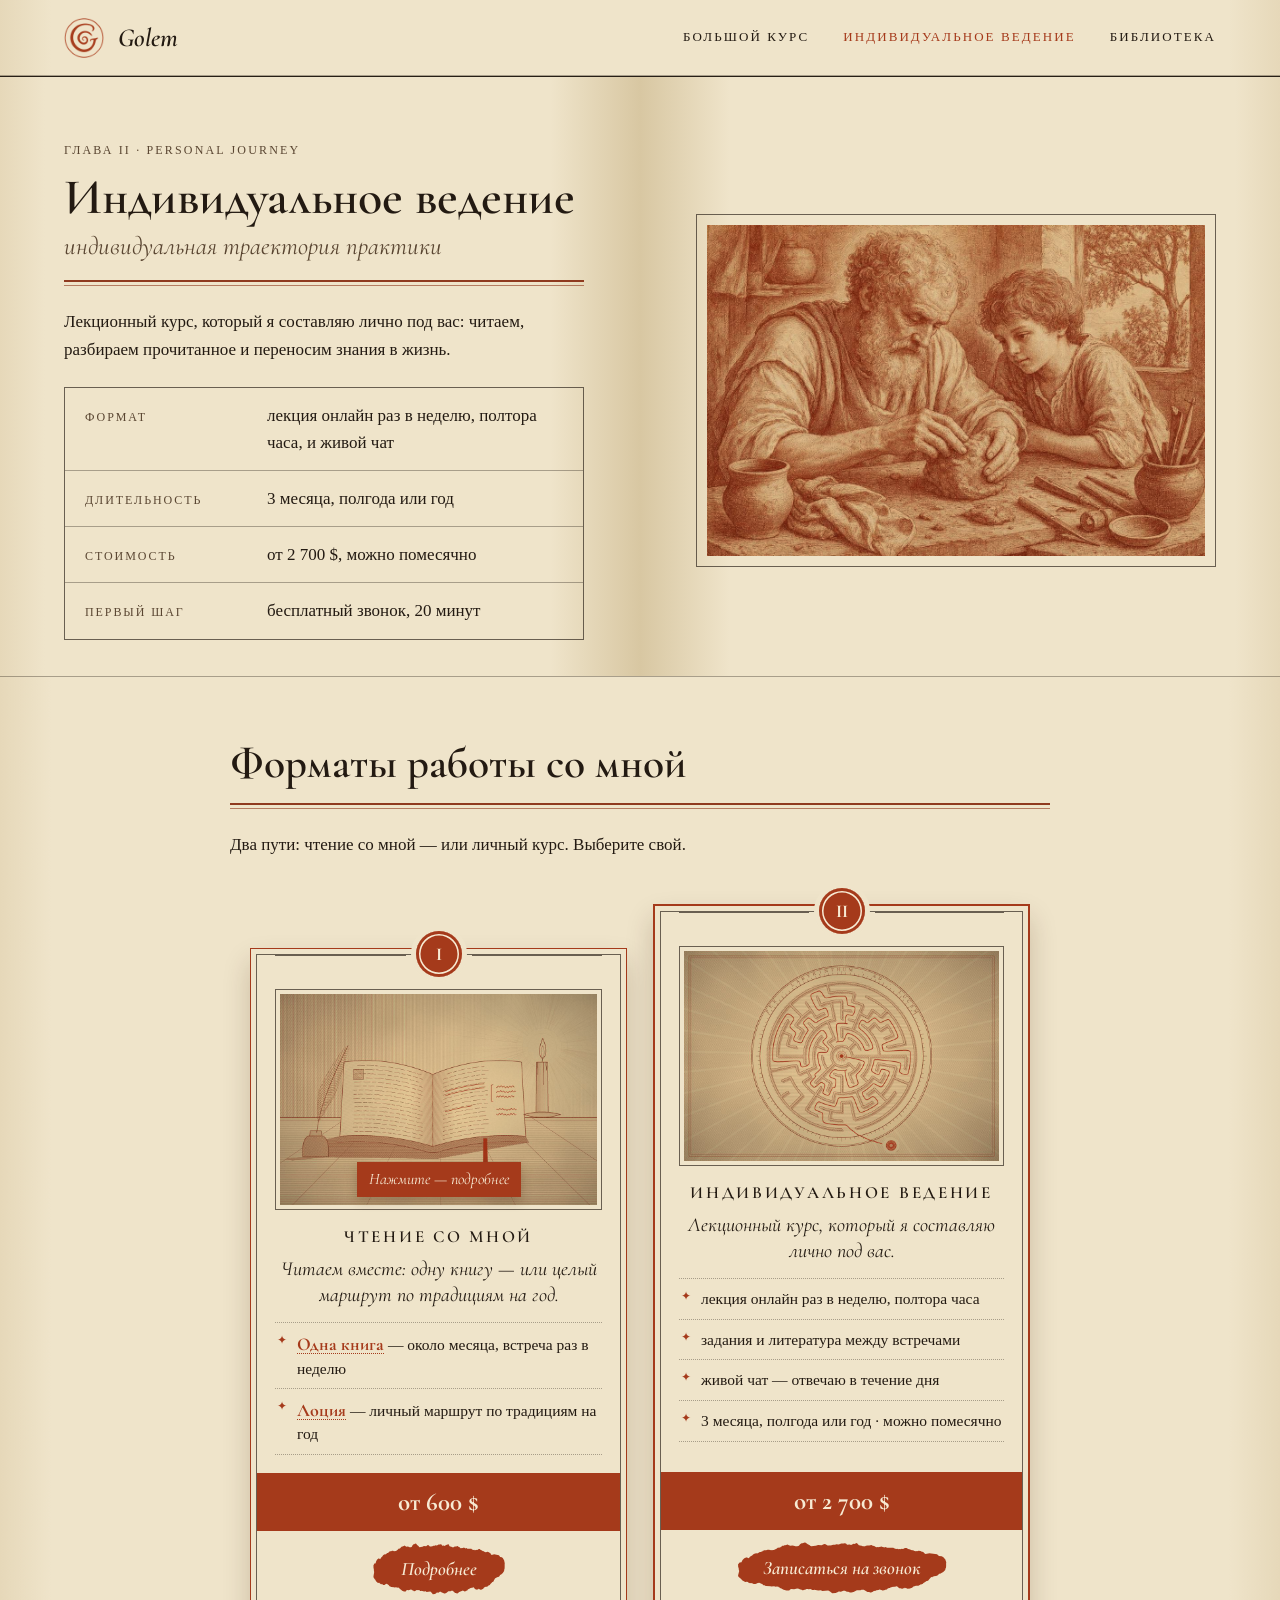
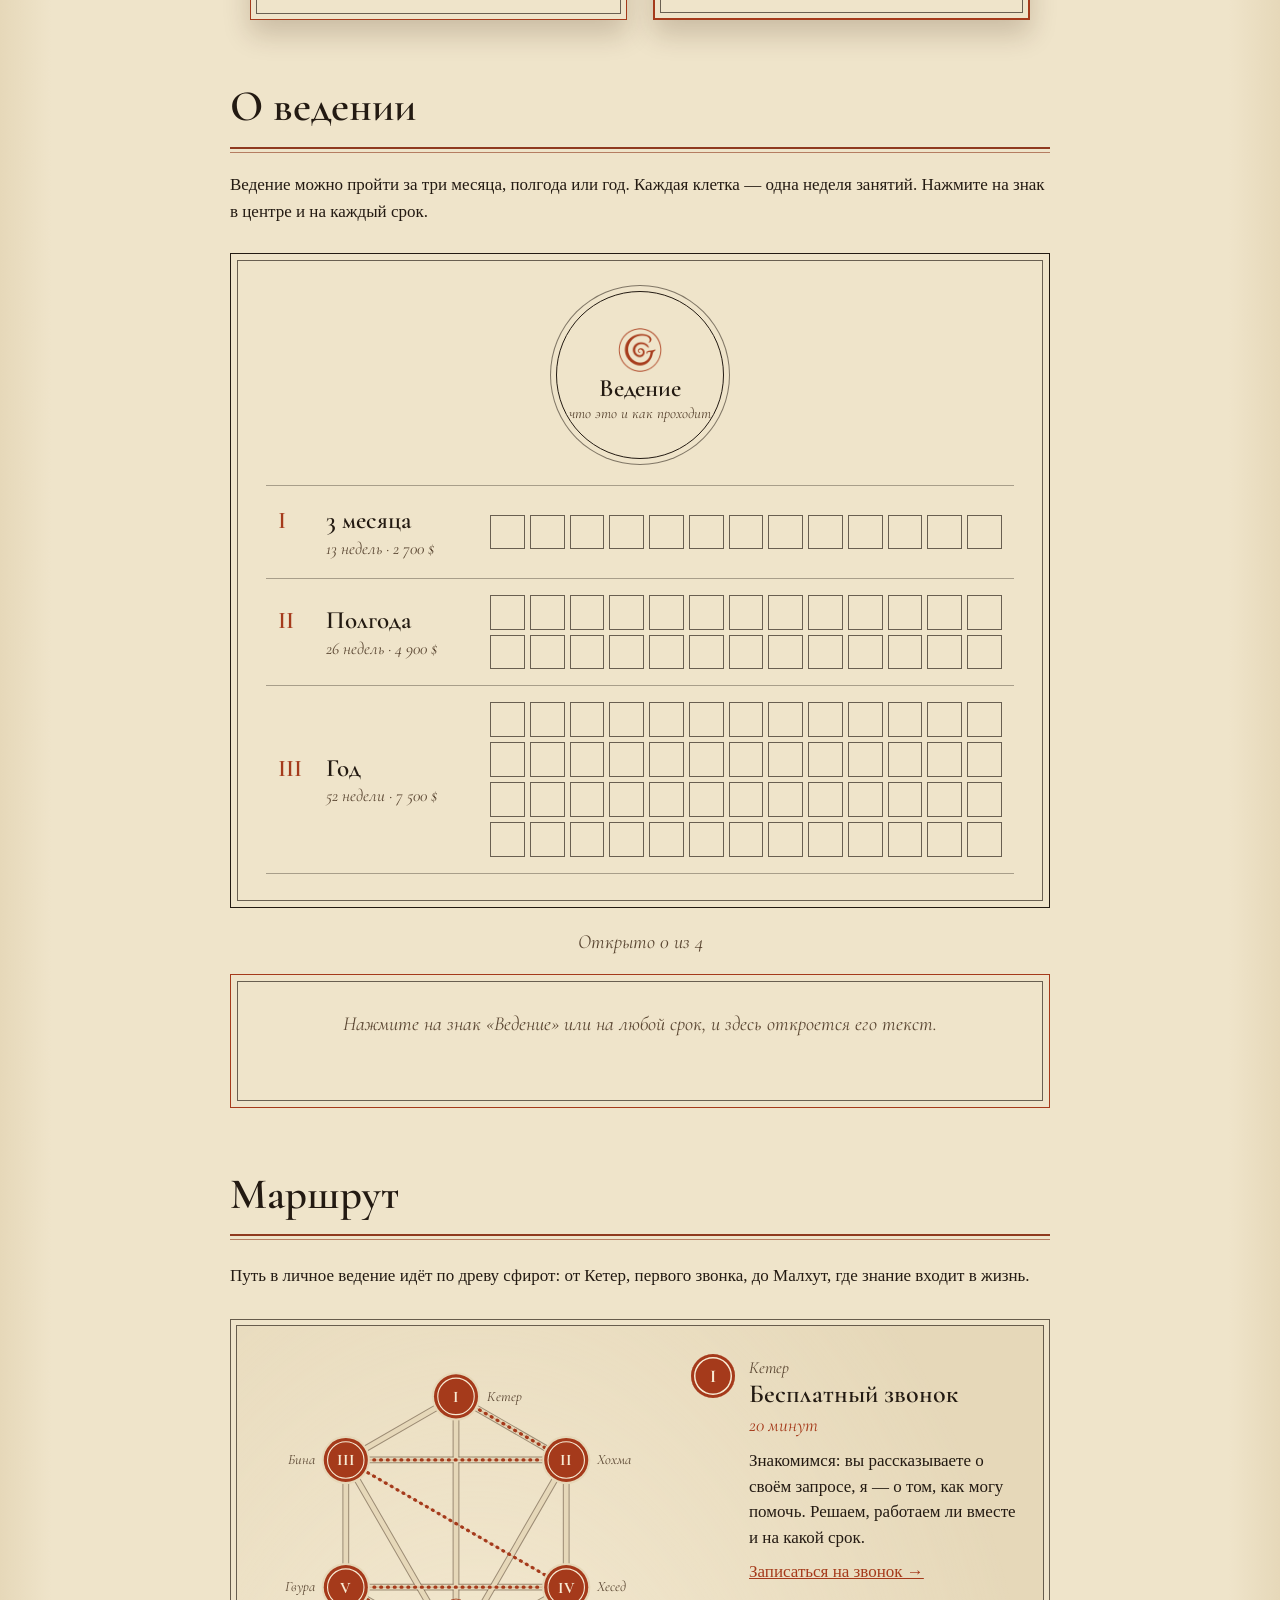
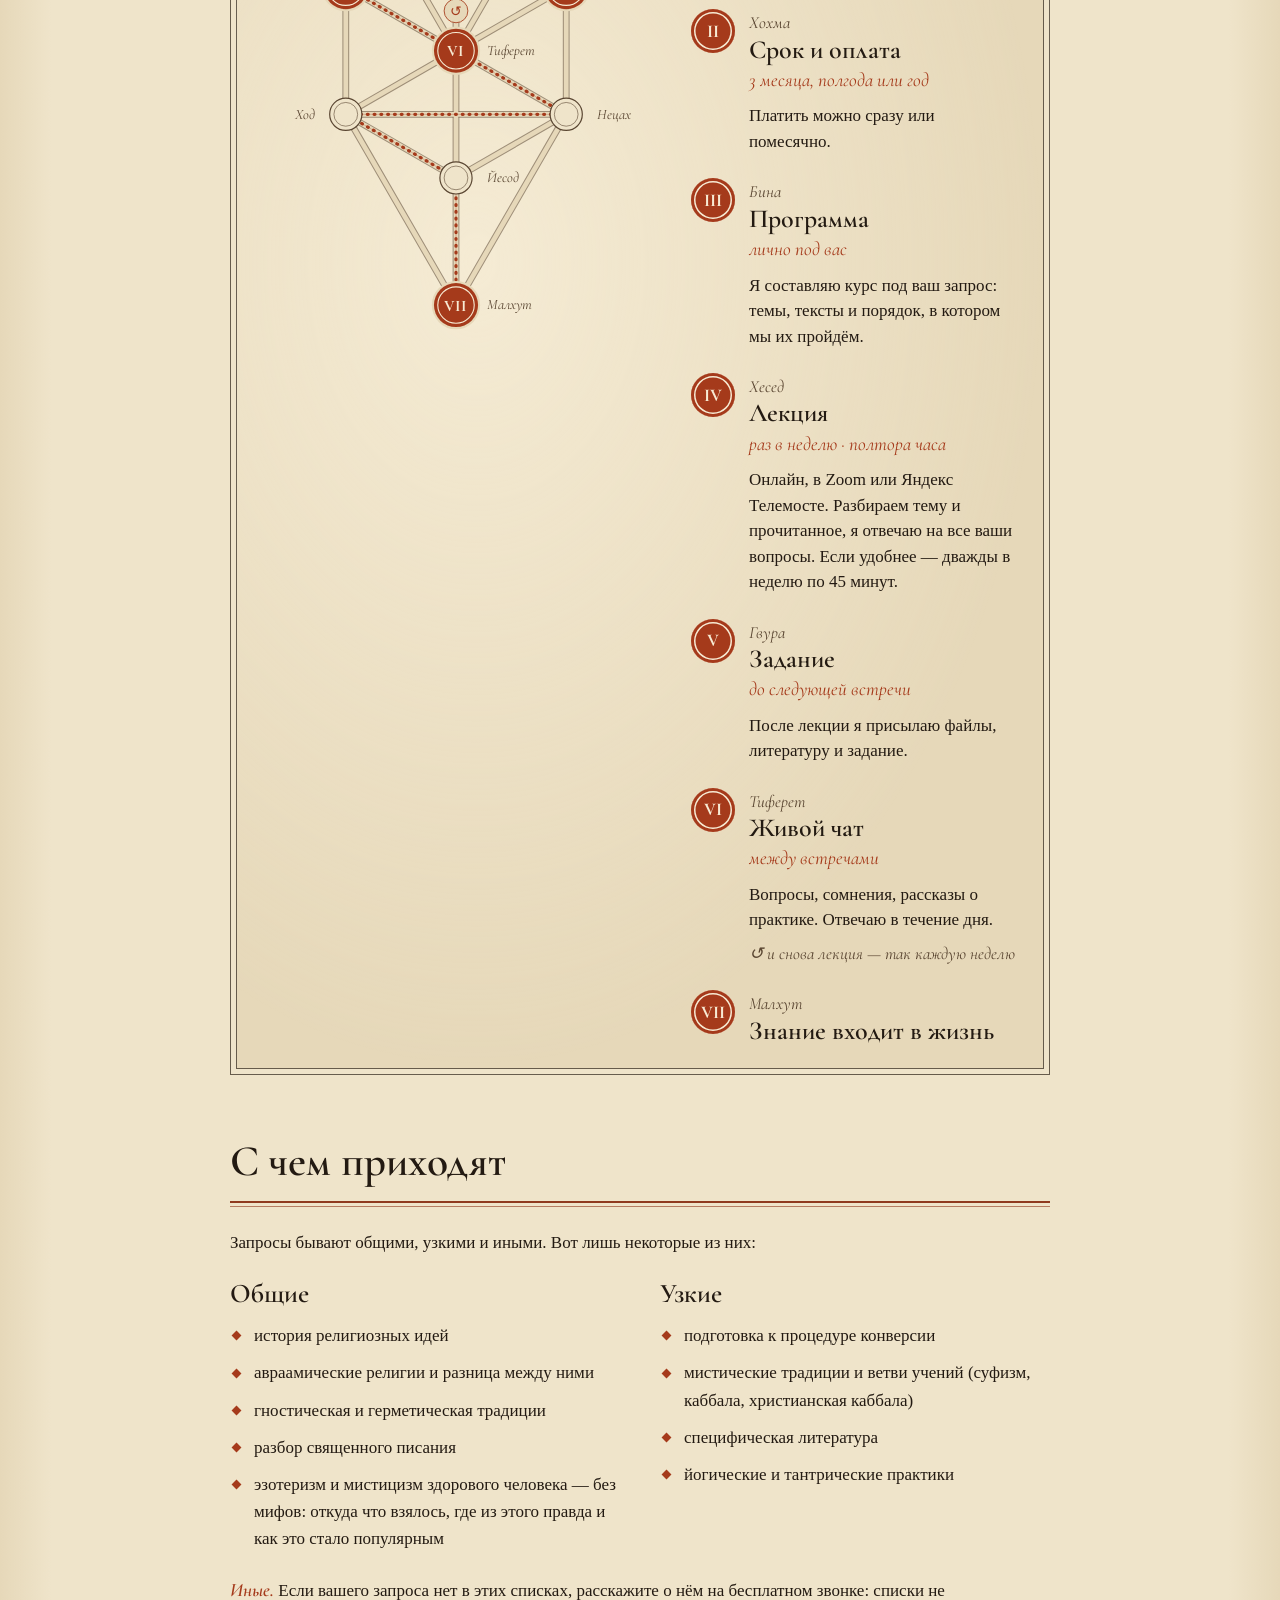
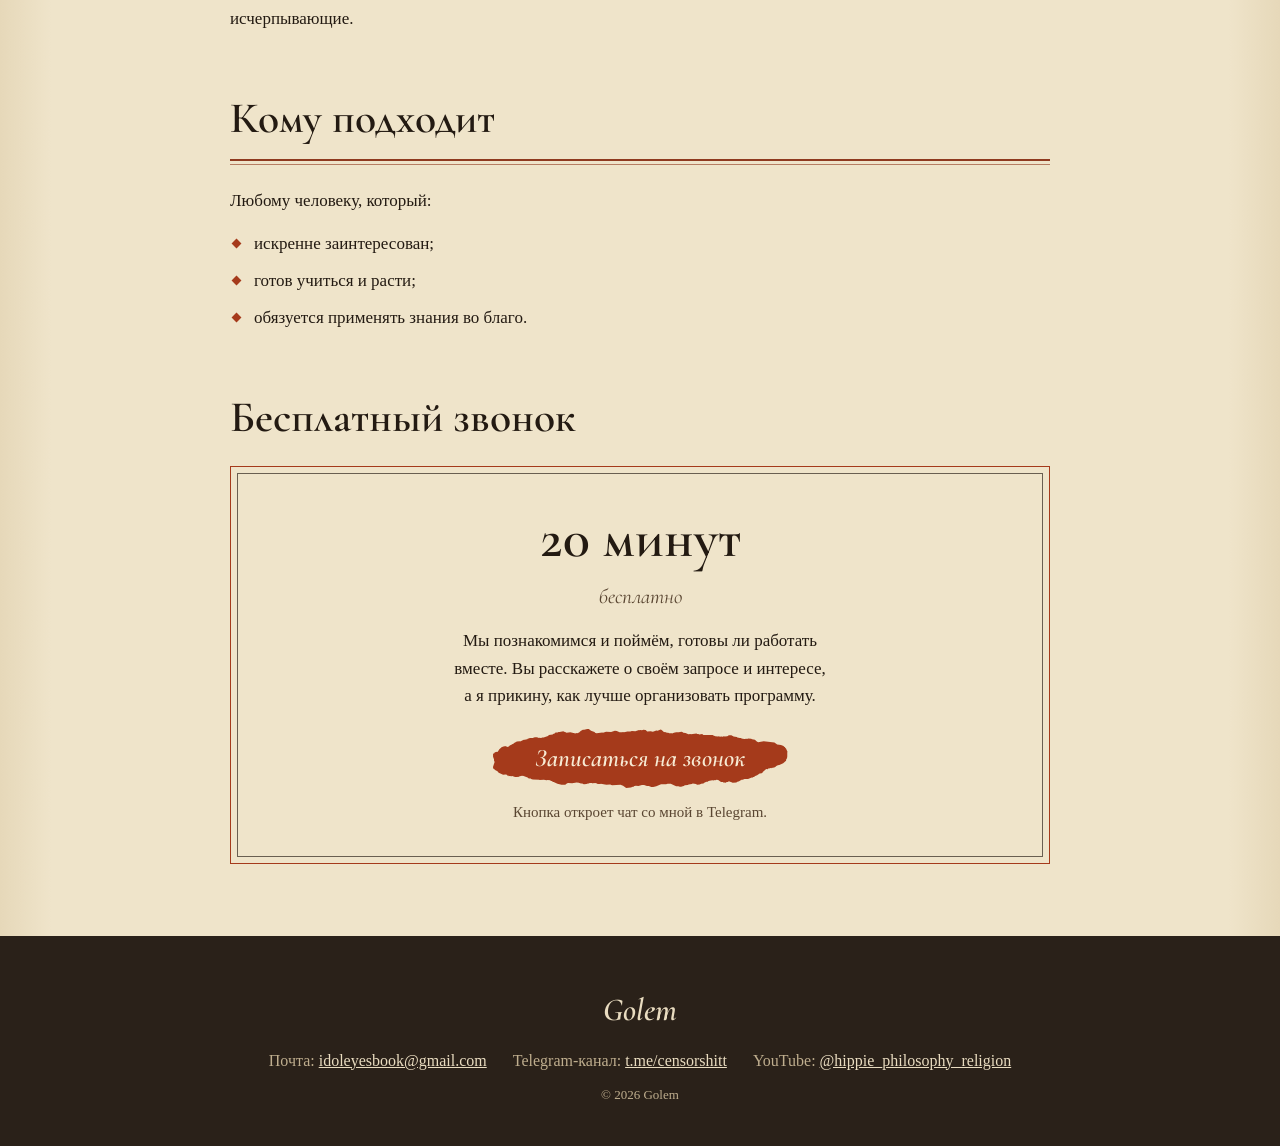
<file: vedenie.html>
<!doctype html>
<html lang="ru">
<head>
<meta charset="utf-8">
<meta name="viewport" content="width=device-width, initial-scale=1, viewport-fit=cover">
<title>Индивидуальное ведение — Golem</title>
<meta name="description" content="Индивидуальное ведение Golem: лекционный курс, составленный лично под вас. Три месяца, полгода или год. Первый шаг — бесплатный звонок.">
<meta property="og:type" content="website">
<meta property="og:title" content="Индивидуальное ведение — Golem">
<meta property="og:description" content="Лекционный курс, составленный лично под вас: три месяца, полгода или год.">
<meta property="og:url" content="https://golem-golem.github.io/vedenie.html">
<meta property="og:image" content="https://golem-golem.github.io/img/og.jpg">
<link rel="icon" type="image/png" href="img/favicon-64.png">
<link rel="apple-touch-icon" href="img/apple-touch-icon.png">
<link rel="preconnect" href="https://fonts.googleapis.com">
<link rel="preconnect" href="https://fonts.gstatic.com" crossorigin>
<link rel="stylesheet" href="https://fonts.googleapis.com/css2?family=Cormorant+Garamond:ital,wght@0,500;0,600;1,500;1,600&amp;family=Old+Standard+TT:ital,wght@0,400;0,700;1,400&amp;display=swap">
<link rel="stylesheet" href="assets/site.css?v=1122a">
</head>
<body>
<svg class="svg-defs" aria-hidden="true" focusable="false"><filter id="rough"><feTurbulence type="fractalNoise" baseFrequency="0.06" numOctaves="3" seed="4" result="n"></feTurbulence><feDisplacementMap in="SourceGraphic" in2="n" scale="9" xChannelSelector="R" yChannelSelector="G"></feDisplacementMap></filter></svg>


<header class="site-head">
  <a class="brand" href="index.html" data-transition><img src="img/sign-red.png" alt="" width="40" height="40"><span>Golem</span><span class="sr-only">— на главную</span></a>
  <nav class="topnav" aria-label="Разделы">
    <a href="kurs.html" data-transition><span class="full">Большой курс</span><span class="short">Курс</span></a>
    <a href="vedenie.html" aria-current="page"><span class="full">Индивидуальное ведение</span><span class="short">Ведение</span></a>
    <a href="biblioteka.html" data-transition><span class="full">Библиотека</span><span class="short">Библиотека</span></a>
  </nav>
</header>

<main>
  <section class="spread" aria-labelledby="personal-title">
    <div class="page">
      <div class="eyebrow">Глава II · Personal journey</div>
      <h1 class="chapter-title" id="personal-title">Индивидуальное ведение</h1>
      <div class="subtitle">индивидуальная траектория практики</div>
      <div class="double-rule" aria-hidden="true"></div>
      <p class="lede">Лекционный курс, который я составляю лично под вас: читаем, разбираем прочитанное и переносим знания в жизнь.</p>
      <dl class="facts">
        <div><dt>Формат</dt><dd>лекция онлайн раз в неделю, полтора часа, и живой чат</dd></div>
        <div><dt>Длительность</dt><dd>3 месяца, полгода или год</dd></div>
        <div><dt>Стоимость</dt><dd>от 2&nbsp;700&nbsp;$, можно помесячно</dd></div>
        <div><dt>Первый шаг</dt><dd>бесплатный звонок, 20 минут</dd></div>
      </dl>
    </div>
    <div class="page page--r page--plate">
      <figure class="plate plate--tall plate-wrap">
        <div class="plate-frame"><img src="img/master-apprentice.jpg" alt="Мастер лепит фигуру из глины, ученик смотрит" width="1100" height="730"></div>
      </figure>
    </div>
  </section>

  <div class="sheet">
    <div class="sheet-inner">

      <section class="sheet-section" id="formaty" aria-labelledby="formats-title">
        <h2 class="section-title" id="formats-title">Форматы работы со мной</h2>
        <div class="double-rule" aria-hidden="true"></div>
        <p class="lede">Два пути: чтение со мной — или личный курс. Выберите свой.</p>
        <p class="tarot-hint" aria-hidden="true">Листайте вбок →</p>
        <ol class="tarots" id="tarots">
          <li class="tarot" style="--rise: 0" id="format-1">
            <div class="tarot-card">
              <div class="tarot-face tarot-face--front">
                <div class="tarot-in">
                  <div class="tarot-num"><span>I</span></div>
                  <a class="tarot-pic" href="biblioteka.html#lociya" data-transition>
                    <img src="img/kniga-gravura.jpg" alt="Раскрытая книга с пометками на полях, чернильница и свеча" width="960" height="640" loading="lazy">
                    <span class="tarot-tap">Нажмите — подробнее</span>
                  </a>
                  <h3>Чтение со мной</h3>
                  <p class="tarot-hook">Читаем вместе: одну книгу — или целый маршрут по традициям на год.</p>
                  <ul class="tarot-list">
                    <li><a href="biblioteka.html#chtenie" data-transition><b>Одна книга</b></a> — около месяца, встреча раз в неделю</li>
                    <li><a href="biblioteka.html#lociya" data-transition><b>Лоция</b></a> — личный маршрут по традициям на год</li>
                  </ul>
                  <div class="tarot-price">от 600&nbsp;$</div>
                  <a class="btn btn--sm" href="biblioteka.html#lociya" data-transition>Подробнее</a>
                </div>
              </div>
            </div>
          </li>
          <li class="tarot tarot--here" style="--rise: 1" id="format-2">
            <div class="tarot-card">
              <div class="tarot-face tarot-face--front">
                <div class="tarot-in">
                  <div class="tarot-num"><span>II</span></div>
                  <div class="tarot-pic"><img src="img/labirint-gravura.jpg" alt="Круглый лабиринт, красная нить ведёт от клубка у входа к светлому центру" width="960" height="640" loading="lazy"></div>
                  <h3>Индивидуальное ведение</h3>
                  <p class="tarot-hook">Лекционный курс, который я составляю лично под вас.</p>
                  <ul class="tarot-list">
                    <li>лекция онлайн раз в неделю, полтора часа</li>
                    <li>задания и литература между встречами</li>
                    <li>живой чат — отвечаю в течение дня</li>
                    <li>3 месяца, полгода или год · можно помесячно</li>
                  </ul>
                  <div class="tarot-price">от 2&nbsp;700&nbsp;$</div>
                  <a class="btn btn--sm" href="#zvonok">Записаться на звонок</a>
                </div>
              </div>
            </div>
          </li>
        </ol>
        <div class="tarot-dots" id="tarot-dots" aria-hidden="true"><i class="is-on"></i><i></i></div>
      </section>

      <section class="sheet-section" id="o-vedenii" aria-labelledby="about-title">
        <h2 class="section-title" id="about-title">О ведении</h2>
        <div class="double-rule" aria-hidden="true"></div>
        <p class="lede scheme-hint">Ведение можно пройти за три месяца, полгода или год. Каждая клетка — одна неделя занятий. Нажмите на знак в центре и на каждый срок.</p>
        <div class="almanac" id="scheme" data-done-text="Все части открыты. " data-done-href="#zvonok" data-done-label="Записаться на бесплатный звонок →">
          <div class="almanac-inner">
            <button class="almanac-core" type="button" data-node="core" aria-controls="scheme-panel" aria-pressed="false">
              <img src="img/sign-red.png" alt="" width="48" height="48">
              <span class="core-label">Ведение</span>
              <span class="core-sub">что это и как проходит</span>
            </button>
            <div class="almanac-rows">
              <button class="almanac-row" type="button" data-node="m3" aria-controls="scheme-panel" aria-pressed="false"><span class="row-head"><span class="row-num">I</span><span class="row-title">3 месяца</span><span class="row-meta">13 недель · 2&nbsp;700&nbsp;$</span></span><span class="weeks" aria-hidden="true"><i style="--i:0"></i><i style="--i:1"></i><i style="--i:2"></i><i style="--i:3"></i><i style="--i:4"></i><i style="--i:5"></i><i style="--i:6"></i><i style="--i:7"></i><i style="--i:8"></i><i style="--i:9"></i><i style="--i:10"></i><i style="--i:11"></i><i style="--i:12"></i></span></button>
              <button class="almanac-row" type="button" data-node="m6" aria-controls="scheme-panel" aria-pressed="false"><span class="row-head"><span class="row-num">II</span><span class="row-title">Полгода</span><span class="row-meta">26 недель · 4&nbsp;900&nbsp;$</span></span><span class="weeks" aria-hidden="true"><i style="--i:0"></i><i style="--i:1"></i><i style="--i:2"></i><i style="--i:3"></i><i style="--i:4"></i><i style="--i:5"></i><i style="--i:6"></i><i style="--i:7"></i><i style="--i:8"></i><i style="--i:9"></i><i style="--i:10"></i><i style="--i:11"></i><i style="--i:12"></i><i style="--i:13"></i><i style="--i:14"></i><i style="--i:15"></i><i style="--i:16"></i><i style="--i:17"></i><i style="--i:18"></i><i style="--i:19"></i><i style="--i:20"></i><i style="--i:21"></i><i style="--i:22"></i><i style="--i:23"></i><i style="--i:24"></i><i style="--i:25"></i></span></button>
              <button class="almanac-row" type="button" data-node="m12" aria-controls="scheme-panel" aria-pressed="false"><span class="row-head"><span class="row-num">III</span><span class="row-title">Год</span><span class="row-meta">52 недели · 7&nbsp;500&nbsp;$</span></span><span class="weeks" aria-hidden="true"><i style="--i:0"></i><i style="--i:1"></i><i style="--i:2"></i><i style="--i:3"></i><i style="--i:4"></i><i style="--i:5"></i><i style="--i:6"></i><i style="--i:7"></i><i style="--i:8"></i><i style="--i:9"></i><i style="--i:10"></i><i style="--i:11"></i><i style="--i:12"></i><i style="--i:13"></i><i style="--i:14"></i><i style="--i:15"></i><i style="--i:16"></i><i style="--i:17"></i><i style="--i:18"></i><i style="--i:19"></i><i style="--i:20"></i><i style="--i:21"></i><i style="--i:22"></i><i style="--i:23"></i><i style="--i:24"></i><i style="--i:25"></i><i style="--i:26"></i><i style="--i:27"></i><i style="--i:28"></i><i style="--i:29"></i><i style="--i:30"></i><i style="--i:31"></i><i style="--i:32"></i><i style="--i:33"></i><i style="--i:34"></i><i style="--i:35"></i><i style="--i:36"></i><i style="--i:37"></i><i style="--i:38"></i><i style="--i:39"></i><i style="--i:40"></i><i style="--i:41"></i><i style="--i:42"></i><i style="--i:43"></i><i style="--i:44"></i><i style="--i:45"></i><i style="--i:46"></i><i style="--i:47"></i><i style="--i:48"></i><i style="--i:49"></i><i style="--i:50"></i><i style="--i:51"></i></span></button>
            </div>
          </div>
        </div>
        <p class="scheme-progress" id="scheme-progress" aria-live="polite">Открыто 0 из 4</p>
        <div class="scheme-panel" id="scheme-panel" aria-live="polite">
          <div class="scheme-panel-inner">
            <p class="scheme-empty" data-text="empty">Нажмите на знак «Ведение» или на любой срок, и здесь откроется его текст.</p>
            <div class="scheme-text" data-text="core" hidden><div class="eyebrow">В центре</div><h3>Что такое ведение</h3><p>Это лекционный курс, который я составляю лично под вас. Мы обязательно читаем и разбираем прочитанное, время на вопросы и ответы не ограничено. Вы получаете практические задания, чтобы знания вошли в вашу реальную жизнь.</p><p><span class="run-in">Как это проходит.</span> Раз в неделю — лекция онлайн, полтора часа. После неё я присылаю файлы и литературу, а до следующей встречи у вас есть задание. Между занятиями мы на связи в живом чате.</p><p>Ритм не жёсткий: кому-то удобнее дважды в неделю по 45 минут, подберём его вместе. Чаще всего занятия проходят онлайн, но если мы в одном месте, можно встречаться вживую, и так даже лучше. Сейчас я на Бали.</p></div>
            <div class="scheme-text" data-text="m3" hidden><div class="eyebrow">Срок I · 13 недель</div><h3>3 месяца</h3><p class="tier-price">2&nbsp;700&nbsp;$</p><p>В большинстве случаев за три месяца мы успеваем покрыть базу. Но не каждую тему можно уложить в такой короткий срок. Этот формат требует высокой мотивации и личной включённости.</p></div>
            <div class="scheme-text" data-text="m6" hidden><div class="eyebrow">Срок II · 26 недель</div><h3>Полгода</h3><p class="tier-price">4&nbsp;900&nbsp;$</p><p>Удачный срок. Можно затронуть больше тонкостей и разглядеть красоту собственной внутренней эволюции в процессе познания.</p></div>
            <div class="scheme-text" data-text="m12" hidden><div class="eyebrow">Срок III · 52 недели</div><h3>Год</h3><p class="tier-price">7&nbsp;500&nbsp;$</p><p>Наши штудии плавно входят в вашу жизнь. Вы сосуществуете с изучаемым предметом и изучаете его последовательно и размеренно, на любом уровне глубины.</p></div>
          </div>
        </div>
      </section>

      <section class="sheet-section" id="marshrut" aria-labelledby="route-title">
        <h2 class="section-title" id="route-title">Маршрут</h2>
        <div class="double-rule" aria-hidden="true"></div>
        <p class="lede">Путь в личное ведение идёт по древу сфирот: от Кетер, первого звонка, до Малхут, где знание входит в жизнь.</p>
        <div class="route-tree" id="route">
          <div class="tree-map">
            <svg class="tree-svg" viewBox="0 0 460 720" role="img" aria-label="Древо сфирот: путь от Кетер до Малхут"><g class="tree-paths"><line class="tp-out" x1="230" y1="50" x2="360" y2="125"></line><line class="tp-out" x1="230" y1="50" x2="100" y2="125"></line><line class="tp-out" x1="230" y1="50" x2="230" y2="350"></line><line class="tp-out" x1="360" y1="125" x2="100" y2="125"></line><line class="tp-out" x1="360" y1="125" x2="230" y2="350"></line><line class="tp-out" x1="360" y1="125" x2="360" y2="275"></line><line class="tp-out" x1="100" y1="125" x2="230" y2="350"></line><line class="tp-out" x1="100" y1="125" x2="100" y2="275"></line><line class="tp-out" x1="360" y1="275" x2="100" y2="275"></line><line class="tp-out" x1="360" y1="275" x2="230" y2="350"></line><line class="tp-out" x1="360" y1="275" x2="360" y2="425"></line><line class="tp-out" x1="100" y1="275" x2="230" y2="350"></line><line class="tp-out" x1="100" y1="275" x2="100" y2="425"></line><line class="tp-out" x1="230" y1="350" x2="360" y2="425"></line><line class="tp-out" x1="230" y1="350" x2="230" y2="500"></line><line class="tp-out" x1="230" y1="350" x2="100" y2="425"></line><line class="tp-out" x1="360" y1="425" x2="100" y2="425"></line><line class="tp-out" x1="360" y1="425" x2="230" y2="500"></line><line class="tp-out" x1="360" y1="425" x2="230" y2="650"></line><line class="tp-out" x1="100" y1="425" x2="230" y2="500"></line><line class="tp-out" x1="100" y1="425" x2="230" y2="650"></line><line class="tp-out" x1="230" y1="500" x2="230" y2="650"></line><line class="tp-in" x1="230" y1="50" x2="360" y2="125"></line><line class="tp-in" x1="230" y1="50" x2="100" y2="125"></line><line class="tp-in" x1="230" y1="50" x2="230" y2="350"></line><line class="tp-in" x1="360" y1="125" x2="100" y2="125"></line><line class="tp-in" x1="360" y1="125" x2="230" y2="350"></line><line class="tp-in" x1="360" y1="125" x2="360" y2="275"></line><line class="tp-in" x1="100" y1="125" x2="230" y2="350"></line><line class="tp-in" x1="100" y1="125" x2="100" y2="275"></line><line class="tp-in" x1="360" y1="275" x2="100" y2="275"></line><line class="tp-in" x1="360" y1="275" x2="230" y2="350"></line><line class="tp-in" x1="360" y1="275" x2="360" y2="425"></line><line class="tp-in" x1="100" y1="275" x2="230" y2="350"></line><line class="tp-in" x1="100" y1="275" x2="100" y2="425"></line><line class="tp-in" x1="230" y1="350" x2="360" y2="425"></line><line class="tp-in" x1="230" y1="350" x2="230" y2="500"></line><line class="tp-in" x1="230" y1="350" x2="100" y2="425"></line><line class="tp-in" x1="360" y1="425" x2="100" y2="425"></line><line class="tp-in" x1="360" y1="425" x2="230" y2="500"></line><line class="tp-in" x1="360" y1="425" x2="230" y2="650"></line><line class="tp-in" x1="100" y1="425" x2="230" y2="500"></line><line class="tp-in" x1="100" y1="425" x2="230" y2="650"></line><line class="tp-in" x1="230" y1="500" x2="230" y2="650"></line></g><polyline class="tree-flash-glow" points="230,50 360,125 100,125 360,275 100,275 230,350 360,425 100,425 230,500 230,650"></polyline><polyline class="tree-flash" points="230,50 360,125 100,125 360,275 100,275 230,350 360,425 100,425 230,500 230,650"></polyline><g class="tree-loop" transform="translate(230 303)"><circle r="14"></circle><text y="6" text-anchor="middle">↺</text></g><a href="#st-1" class="tree-stop" data-st="1" aria-label="I. Кетер"><circle class="seal" cx="230" cy="50" r="26"></circle><circle class="seal-ring" cx="230" cy="50" r="21.5"></circle><text class="seal-num" x="230" y="56.5" text-anchor="middle">I</text></a><text class="tree-name" x="266" y="55" text-anchor="start">Кетер</text><a href="#st-2" class="tree-stop" data-st="2" aria-label="II. Хохма"><circle class="seal" cx="360" cy="125" r="26"></circle><circle class="seal-ring" cx="360" cy="125" r="21.5"></circle><text class="seal-num" x="360" y="131.5" text-anchor="middle">II</text></a><text class="tree-name" x="396" y="130" text-anchor="start">Хохма</text><a href="#st-3" class="tree-stop" data-st="3" aria-label="III. Бина"><circle class="seal" cx="100" cy="125" r="26"></circle><circle class="seal-ring" cx="100" cy="125" r="21.5"></circle><text class="seal-num" x="100" y="131.5" text-anchor="middle">III</text></a><text class="tree-name" x="64" y="130" text-anchor="end">Бина</text><a href="#st-4" class="tree-stop" data-st="4" aria-label="IV. Хесед"><circle class="seal" cx="360" cy="275" r="26"></circle><circle class="seal-ring" cx="360" cy="275" r="21.5"></circle><text class="seal-num" x="360" y="281.5" text-anchor="middle">IV</text></a><text class="tree-name" x="396" y="280" text-anchor="start">Хесед</text><a href="#st-5" class="tree-stop" data-st="5" aria-label="V. Гвура"><circle class="seal" cx="100" cy="275" r="26"></circle><circle class="seal-ring" cx="100" cy="275" r="21.5"></circle><text class="seal-num" x="100" y="281.5" text-anchor="middle">V</text></a><text class="tree-name" x="64" y="280" text-anchor="end">Гвура</text><a href="#st-6" class="tree-stop" data-st="6" aria-label="VI. Тиферет"><circle class="seal" cx="230" cy="350" r="26"></circle><circle class="seal-ring" cx="230" cy="350" r="21.5"></circle><text class="seal-num" x="230" y="356.5" text-anchor="middle">VI</text></a><text class="tree-name" x="266" y="355" text-anchor="start">Тиферет</text><g class="tree-sphere"><circle cx="360" cy="425" r="19"></circle><circle class="inner" cx="360" cy="425" r="14"></circle></g><text class="tree-name" x="396" y="430" text-anchor="start">Нецах</text><g class="tree-sphere"><circle cx="100" cy="425" r="19"></circle><circle class="inner" cx="100" cy="425" r="14"></circle></g><text class="tree-name" x="64" y="430" text-anchor="end">Ход</text><g class="tree-sphere"><circle cx="230" cy="500" r="19"></circle><circle class="inner" cx="230" cy="500" r="14"></circle></g><text class="tree-name" x="266" y="505" text-anchor="start">Йесод</text><a href="#st-7" class="tree-stop" data-st="7" aria-label="VII. Малхут"><circle class="seal" cx="230" cy="650" r="26"></circle><circle class="seal-ring" cx="230" cy="650" r="21.5"></circle><text class="seal-num" x="230" y="656.5" text-anchor="middle">VII</text></a><text class="tree-name" x="266" y="655" text-anchor="start">Малхут</text></svg>
          </div>
          <ol class="tree-legend">
            <li class="tree-item" id="st-1" data-st="1">
              <span class="stop-mark" aria-hidden="true">I</span>
              <div class="stop-card">
                  <div class="tree-sef">Кетер</div>
                  <h3>Бесплатный звонок</h3>
                  <div class="stop-meta">20 минут</div>
                  <p>Знакомимся: вы рассказываете о своём запросе, я — о том, как могу помочь. Решаем, работаем ли вместе и на какой срок.</p>
                  <a class="stop-link" href="#zvonok">Записаться на звонок →</a>
              </div>
            </li>
            <li class="tree-item" id="st-2" data-st="2">
              <span class="stop-mark" aria-hidden="true">II</span>
              <div class="stop-card">
                  <div class="tree-sef">Хохма</div>
                  <h3>Срок и оплата</h3>
                  <div class="stop-meta">3 месяца, полгода или год</div>
                  <p>Платить можно сразу или помесячно.</p>
              </div>
            </li>
            <li class="tree-item" id="st-3" data-st="3">
              <span class="stop-mark" aria-hidden="true">III</span>
              <div class="stop-card">
                  <div class="tree-sef">Бина</div>
                  <h3>Программа</h3>
                  <div class="stop-meta">лично под вас</div>
                  <p>Я составляю курс под ваш запрос: темы, тексты и порядок, в котором мы их пройдём.</p>
              </div>
            </li>
            <li class="tree-item" id="st-4" data-st="4">
              <span class="stop-mark" aria-hidden="true">IV</span>
              <div class="stop-card">
                  <div class="tree-sef">Хесед</div>
                  <h3>Лекция</h3>
                  <div class="stop-meta">раз в неделю · полтора часа</div>
                  <p>Онлайн, в Zoom или Яндекс Телемосте. Разбираем тему и прочитанное, я отвечаю на все ваши вопросы. Если удобнее — дважды в неделю по 45 минут.</p>
              </div>
            </li>
            <li class="tree-item" id="st-5" data-st="5">
              <span class="stop-mark" aria-hidden="true">V</span>
              <div class="stop-card">
                  <div class="tree-sef">Гвура</div>
                  <h3>Задание</h3>
                  <div class="stop-meta">до следующей встречи</div>
                  <p>После лекции я присылаю файлы, литературу и задание.</p>
              </div>
            </li>
            <li class="tree-item" id="st-6" data-st="6">
              <span class="stop-mark" aria-hidden="true">VI</span>
              <div class="stop-card">
                  <div class="tree-sef">Тиферет</div>
                  <h3>Живой чат</h3>
                  <div class="stop-meta">между встречами</div>
                  <p>Вопросы, сомнения, рассказы о практике. Отвечаю в течение дня.</p>
                  <p class="stop-loop">↺ и снова лекция — так каждую неделю</p>
              </div>
            </li>
            <li class="tree-item" id="st-7" data-st="7">
              <span class="stop-mark" aria-hidden="true">VII</span>
              <div class="stop-card">
                  <div class="tree-sef">Малхут</div>
                  <h3>Знание входит в жизнь</h3>
              </div>
            </li>
          </ol>
        </div>
      </section>

      <section class="sheet-section" id="zaprosy" aria-labelledby="requests-title">
        <h2 class="section-title" id="requests-title">С чем приходят</h2>
        <div class="double-rule" aria-hidden="true"></div>
        <p class="lede">Запросы бывают общими, узкими и иными. Вот лишь некоторые из них:</p>
        <div class="requests">
          <div><h3>Общие</h3><ul class="scheme-list"><li>история религиозных идей</li><li>авраамические религии и разница между ними</li><li>гностическая и герметическая традиции</li><li>разбор священного писания</li><li>эзотеризм и мистицизм здорового человека — без мифов: откуда что взялось, где из этого правда и как это стало популярным</li></ul></div>
          <div><h3>Узкие</h3><ul class="scheme-list"><li>подготовка к процедуре конверсии</li><li>мистические традиции и ветви учений (суфизм, каббала, христианская каббала)</li><li>специфическая литература</li><li>йогические и тантрические практики</li></ul></div>
        </div>
        <p class="requests-other"><span class="run-in">Иные.</span> Если вашего запроса нет в этих списках, расскажите о нём на бесплатном звонке: списки не исчерпывающие.</p>
      </section>

      <section class="sheet-section" id="komu" aria-labelledby="who-title">
        <h2 class="section-title" id="who-title">Кому подходит</h2>
        <div class="double-rule" aria-hidden="true"></div>
        <p class="lede">Любому человеку, который:</p>
        <ul class="scheme-list"><li>искренне заинтересован;</li><li>готов учиться и расти;</li><li>обязуется применять знания во благо.</li></ul>
      </section>

      <section class="sheet-section" id="zvonok" aria-labelledby="call-title">
        <h2 class="section-title" id="call-title">Бесплатный звонок</h2>
        <div class="exlibris">
          <div class="exlibris-inner">
            <div class="price">20 минут</div>
            <div class="price-sub">бесплатно</div>
            <p class="call-text">Мы познакомимся и поймём, готовы ли работать вместе. Вы расскажете о своём запросе и интересе, а я прикину, как лучше организовать программу.</p>
            <a class="btn" href="https://t.me/janeodi" target="_blank" rel="noopener">Записаться на звонок</a>
            <p class="pay-note">Кнопка откроет чат со мной в Telegram.</p>
          </div>
        </div>
      </section>

    </div>
  </div>
</main>

<footer class="site-foot">
  <div class="foot-mark">Golem</div>
  <p class="foot-contacts"><span>Почта: <a href="mailto:idoleyesbook@gmail.com">idoleyesbook@gmail.com</a></span> <span>Telegram-канал: <a href="https://t.me/censorshitt" target="_blank" rel="noopener">t.me/censorshitt</a></span> <span>YouTube: <a href="https://www.youtube.com/@hippie_philosophy_religion" target="_blank" rel="noopener">@hippie_philosophy_religion</a></span></p>
  <p class="foot-copy">© 2026 Golem</p>
</footer>

<script src="assets/scheme.js?v=1018" defer></script>
<script src="assets/tree.js?v=1120f" defer></script>
<script src="assets/site.js?v=1120" defer></script>
</body>
</html>
</file>
<file: assets/site.css>
/* Фолиант: каждый раздел — книжный разворот, две страницы пергамента на тёмном столе.
   На телефоне разворот складывается в одну страницу. Один визуальный мир, без тёмной темы. */
:root {
  --desk: #2a2119;
  --paper: #efe4ca;
  --paper-edge: #e6d8b9;
  --paper-fold: #d8c7a2;
  --ink: #231a12;
  --ink-soft: #5a4632;
  --hair: rgba(35, 26, 18, 0.35);
  --frame: rgba(35, 26, 18, 0.65);
  --cinnabar: #a53a1b;
  --cinnabar-deep: #7d2a12;
  --rule: #8f3a1f;
  --on-cinnabar: #f7ead3;
  --cream: #e9dcc0;
  --cream-soft: #bfae8e;
  --brass: #c9a65e;
  --brass-edge: #8a6a2e;
  --brass-ink: #2a1e14;
  --wood-frame: #3a281a;
  --wood-crown: #2c1e13;
  --wood-crown-edge: #5a4029;
  --wood-wall: #2c1f14;
  --wood-deep: #1f150d;
  --wood-lip: #4a3220;
  --wood-plank: #6b4a2e;
  --book-cloth: #4b3322;
  --draft: #8a6a2e;
  --cinnabar-wash: rgba(165, 58, 27, 0.07);
  --veil-paper: #ead9bf;
  --cinnabar-tint: #f2dccb;

  --display: 'Cormorant Garamond', 'Cormorant', Georgia, 'Times New Roman', serif;
  --text: 'Old Standard TT', Georgia, 'Times New Roman', serif;

  color-scheme: light;
}

*, *::before, *::after { box-sizing: border-box; }
[hidden] { display: none !important; }
html { -webkit-text-size-adjust: 100%; scroll-behavior: smooth; }
body {
  margin: 0;
  background: var(--desk);
  color: var(--ink);
  font-family: var(--text);
  font-size: 17px;
  line-height: 1.6;
  overflow-x: clip; /* страница никогда не уезжает вбок на телефоне */
}
img { max-width: 100%; height: auto; display: block; }
.m-only { display: none; }
a { color: var(--cinnabar); }
a:hover { color: var(--cinnabar-deep); }
:focus-visible { outline: 2px solid var(--cinnabar); outline-offset: 3px; }
h1, h2, h3 { margin: 0; font-family: var(--display); font-weight: 600; line-height: 1.02; text-wrap: balance; }
p { margin: 0; }
ol, ul { margin: 0; padding: 0; list-style: none; }
.sr-only { position: absolute; width: 1px; height: 1px; padding: 0; margin: -1px; overflow: hidden; clip: rect(0 0 0 0); white-space: nowrap; border: 0; }
.svg-defs { position: absolute; width: 0; height: 0; }

@media (prefers-reduced-motion: reduce) {
  html { scroll-behavior: auto; }
  *, *::before, *::after { transition: none !important; animation: none !important; }
}

/* ---------- черновик ---------- */
.draft-ribbon {
  max-width: 1440px; margin: 0 auto; padding: 6px 22px;
  background: var(--brass); color: var(--brass-ink);
  font-size: 13px; letter-spacing: 0.04em; text-align: center;
}
.todo { color: var(--draft); font-style: italic; }
.draft-note { display: block; margin-top: 8px; font-family: var(--display); font-style: italic; font-size: 17px; color: var(--draft); }

/* ---------- разворот ---------- */
.spread {
  display: grid;
  grid-template-columns: repeat(2, minmax(0, 1fr));
  max-width: 1440px;
  margin: 0 auto;
  border-top: 1px solid var(--hair);
}
.spread--first { border-top: 0; }
.page {
  position: relative;
  min-width: 0;
  display: flex;
  flex-direction: column;
  padding: 64px 56px 36px 64px;
  background: linear-gradient(to right, var(--paper-edge) 0%, var(--paper) 7%, var(--paper) 86%, var(--paper-fold) 100%);
}
.page--r {
  padding: 64px 64px 36px 56px;
  background: linear-gradient(to left, var(--paper-edge) 0%, var(--paper) 7%, var(--paper) 86%, var(--paper-fold) 100%);
}
.page-num { margin-top: auto; padding-top: 28px; text-align: center; font-size: 14px; color: var(--ink-soft); }

.eyebrow { font-size: 12px; letter-spacing: 0.18em; text-transform: uppercase; color: var(--ink-soft); }
.chapter-title { margin-top: 12px; font-size: clamp(40px, 3.9vw, 54px); }
.subtitle { margin-top: 8px; font-family: var(--display); font-style: italic; font-size: 25px; line-height: 1.25; color: var(--ink-soft); }
.double-rule { margin-top: 18px; display: grid; gap: 3px; }
.double-rule::before { content: ""; height: 2px; background: var(--rule); }
.double-rule::after { content: ""; height: 1px; background: var(--rule); opacity: 0.6; }
.lede { margin-top: 22px; max-width: 62ch; }
.lede + .lede { margin-top: 12px; }

/* гравюра в рамке */
.plate { margin: 0; }
.plate-frame { border: 1px solid var(--frame); padding: 10px; }
/* гравюра всегда целиком, в своих пропорциях — ничего не срезается на планшете и ноутбуке */
.plate img { width: 100%; height: auto; mix-blend-mode: multiply; }
.plate figcaption { margin-top: 14px; text-align: center; font-family: var(--display); font-style: italic; font-size: 20px; color: var(--ink-soft); }
.page--plate { justify-content: center; }
.page--plate .page-num { margin-top: 0; }
.plate-wrap { margin-block: auto; }

/* таблица фактов */
.facts { margin: 24px 0 0; border: 1px solid var(--frame); }
.facts > div {
  display: grid;
  grid-template-columns: 170px minmax(0, 1fr);
  gap: 12px;
  align-items: baseline;
  padding: 14px 20px;
  border-bottom: 1px solid var(--hair);
}
.facts > div:last-child { border-bottom: 0; }
.facts dt { font-size: 12px; letter-spacing: 0.16em; text-transform: uppercase; color: var(--ink-soft); }
.facts dd { margin: 0; font-size: 17px; }

/* кнопка-мазок киноварью */
.btn {
  position: relative;
  isolation: isolate;
  display: inline-flex;
  align-items: center;
  justify-content: center;
  min-height: 54px;
  padding: 14px 42px;
  border: 0;
  background: none;
  color: var(--on-cinnabar);
  font-family: var(--display);
  font-style: italic;
  font-weight: 600;
  font-size: 25px;
  line-height: 1.1;
  text-align: center;
  text-decoration: none;
  cursor: pointer;
}
.btn::before {
  content: "";
  position: absolute;
  /* мазок киноварью: тот же рваный край, что был у фильтра, но нарисованный внутри картинки-маски —
     так Safari на iPhone не режет его полосами */
  inset: -12px -10px;
  z-index: -1;
  background-color: var(--cinnabar);
  -webkit-mask: url(../img/mazok.svg) 0 0 / 100% 100% no-repeat;
  mask: url(../img/mazok.svg) 0 0 / 100% 100% no-repeat;
  transition: background-color 0.2s ease;
}
.btn:hover, .btn:focus-visible { color: var(--on-cinnabar); }
.btn:hover::before { background-color: var(--cinnabar-deep); }
.btn--sm { min-height: 44px; padding: 8px 28px; font-size: 20px; }
.btn[aria-disabled="true"] { cursor: default; opacity: 0.55; }
.btn[aria-disabled="true"]:hover::before { background-color: var(--cinnabar); }

.actions { margin-top: 28px; display: flex; flex-wrap: wrap; align-items: center; gap: 12px 30px; }
.link-arrow { font-size: 19px; }
.aside-note { margin-top: 12px; font-family: var(--display); font-style: italic; font-size: 20px; color: var(--ink-soft); }

/* ---------- титульный разворот ---------- */
.topnav { display: flex; align-items: center; gap: 30px; }
.topnav a { color: var(--ink); text-decoration: none; font-size: 13px; letter-spacing: 0.16em; text-transform: uppercase; }
.topnav a:hover, .topnav a[aria-current="page"] { color: var(--cinnabar); }
.topnav .short { display: none; }
.home-sign { display: none; }
.logo { width: min(560px, 100%); margin: 66px 0 0 -10px; }
.tagline { align-self: flex-end; margin-top: -6px; font-family: var(--display); font-style: italic; font-weight: 600; font-size: 25px; }
.title-spread .double-rule { margin-top: 12px; }
.intro { margin-top: 26px; font-size: 18px; max-width: 58ch; }
.toc-head { margin-top: 34px; font-family: var(--display); font-style: italic; font-weight: 600; font-size: 28px; }
.toc { margin-top: 6px; display: flex; flex-direction: column; }
.toc a {
  display: flex; align-items: baseline; gap: 14px;
  padding: 12px 0;
  border-bottom: 1px solid var(--hair);
  color: var(--ink); text-decoration: none;
}
.toc a:hover .toc-t { color: var(--cinnabar); }
.toc-n { width: 44px; flex-shrink: 0; font-family: var(--display); font-weight: 600; font-size: 25px; color: var(--cinnabar); }
.toc-t { font-family: var(--display); font-weight: 600; font-size: 27px; line-height: 1.15; }
.toc-dots { flex-grow: 1; min-width: 20px; border-bottom: 2px dotted rgba(35, 26, 18, 0.45); }
.toc-p { font-size: 16px; color: var(--ink-soft); }

.hero-page { padding: 44px 56px 0 44px; overflow: hidden; min-height: 920px; }
.hero-cta { position: relative; z-index: 1; align-self: flex-end; }
.hero-img {
  position: absolute; right: 0; bottom: 0;
  /* рисунок целиком: прижат к низу страницы, а если места мало — уменьшается, а не обрезается */
  width: min(690px, 100%); height: auto; max-height: calc(100% - 110px);
  object-fit: contain; object-position: right bottom;
  mix-blend-mode: multiply;
}

/* список уроков на главной */
.lesson-list { margin-top: 24px; border: 1px solid var(--frame); }
.lesson-list li {
  display: grid; grid-template-columns: 52px minmax(0, 1fr); gap: 12px; align-items: baseline;
  padding: 11px 20px; border-bottom: 1px solid var(--hair);
}
.lesson-list li:last-child { border-bottom: 0; }
.lesson-list .num { font-family: var(--display); font-weight: 600; font-size: 21px; color: var(--cinnabar); }

/* чтение с сопровождением */
.note-box { margin-top: 36px; border: 1px solid var(--frame); padding: 22px 26px 24px; display: flex; flex-direction: column; gap: 10px; }
.note-box h3 { font-size: 30px; line-height: 1.1; }

/* Схема «О курсе»: гравированный круг, четыре знака-медальона и спираль в центре */
.scheme-hint { margin-top: 18px; }
.scheme {
  position: relative;
  width: min(560px, 100%);
  aspect-ratio: 1 / 1;
  margin: 28px auto 0;
  container-type: inline-size;
}
.scheme-art { position: absolute; inset: 0; width: 100%; height: 100%; overflow: visible; }
.scheme-art .s-ln { fill: none; stroke: var(--ink); stroke-width: 1.3; opacity: 0.85; }
.scheme-art .s-thin { fill: none; stroke: var(--ink); stroke-width: 0.7; opacity: 0.7; }
.scheme-art .s-faint { fill: none; stroke: var(--ink); stroke-width: 0.6; opacity: 0.35; stroke-dasharray: 3 4; }
.scheme-art .s-red { fill: none; stroke: var(--cinnabar); stroke-width: 1.1; opacity: 0.85; }
.scheme-art .s-star { fill: var(--cinnabar); opacity: 0.8; }
.scheme-art .s-dots { fill: var(--ink); opacity: 0.45; }
.scheme-art .s-ring-text { fill: var(--ink-soft); font-family: var(--text); font-size: 8.6px; letter-spacing: 2.2px; }
.scheme-art .s-core-fill { fill: var(--paper); transition: fill 0.4s ease; }
.scheme-art .s-spiral { fill: none; stroke: var(--ink); stroke-width: 1.4; stroke-linecap: round; transition: stroke 0.4s ease, stroke-width 0.4s ease; }
.scheme.is-complete .s-core-fill { fill: rgba(165, 58, 27, 0.14); }
.scheme.is-complete .s-spiral { stroke: var(--cinnabar); stroke-width: 2.2; }

.scheme-node {
  position: absolute;
  width: 28%;
  aspect-ratio: 1 / 1;
  transform: translate(-50%, -50%);
  display: flex; flex-direction: column; align-items: center; justify-content: center; gap: 0.1em;
  padding: 0 6px;
  border: 1.5px solid var(--ink);
  border-radius: 50%;
  background: var(--paper);
  box-shadow: 0 0 0 4px var(--paper), 0 0 0 5px rgba(35, 26, 18, 0.55);
  color: var(--ink);
  font: inherit;
  cursor: pointer;
  transition: background-color 0.25s ease, border-color 0.25s ease, color 0.25s ease, transform 0.2s ease;
}
.node-n { left: 50%; top: 15.5%; }
.node-e { left: 84.5%; top: 50%; }
.node-s { left: 50%; top: 84.5%; }
.node-w { left: 15.5%; top: 50%; }
.scheme-node:hover { transform: translate(-50%, -50%) scale(1.04); }
.scheme-node:focus-visible { outline: 2px solid var(--cinnabar); outline-offset: 6px; }
.node-num { font-family: var(--display); font-weight: 600; font-size: clamp(12px, 3.2vw, 17px); font-size: 3.1cqw; color: var(--cinnabar); line-height: 1; }
.node-label { font-family: var(--display); font-weight: 600; font-size: clamp(14px, 4vw, 23px); font-size: 4.3cqw; line-height: 1.02; text-align: center; text-wrap: balance; }
.scheme-node.is-open { border-color: var(--cinnabar); background: var(--cinnabar-tint); }
.scheme-node.is-active { background: var(--cinnabar); border-color: var(--cinnabar); color: var(--on-cinnabar); }
.scheme-node.is-active .node-num { color: var(--on-cinnabar); }

.scheme-progress { margin-top: 18px; text-align: center; font-family: var(--display); font-style: italic; font-size: 20px; color: var(--ink-soft); }
.scheme-panel { margin-top: 16px; padding: 6px; border: 1.5px solid var(--cinnabar); }
.scheme-panel-inner { border: 1px solid var(--frame); padding: 26px 30px 28px; min-height: 120px; }
.scheme-empty { font-family: var(--display); font-style: italic; font-size: 20px; color: var(--ink-soft); text-align: center; }
.scheme-text h3 { margin-top: 8px; font-size: 32px; line-height: 1.08; }
.scheme-text p { margin-top: 12px; }
.scheme-list { margin-top: 14px; }
.scheme-list li { position: relative; padding-left: 24px; }
.scheme-list li + li { margin-top: 10px; }
.scheme-list li::before { content: ""; position: absolute; left: 3px; top: 0.6em; width: 7px; height: 7px; background: var(--cinnabar); transform: rotate(45deg); }
.run-in { font-family: var(--display); font-style: italic; font-weight: 600; font-size: 1.12em; color: var(--cinnabar); }

/* Схема ведения: страница календаря. В центре знак «Ведение», ниже три срока клетками-неделями (строка — 13 недель) */
.almanac { margin-top: 28px; padding: 6px; border: 1.5px solid var(--ink); }
.almanac-inner { border: 1px solid var(--frame); padding: 30px 28px 26px; display: flex; flex-direction: column; align-items: center; gap: 26px; }
.almanac-core {
  width: 168px; aspect-ratio: 1 / 1;
  display: flex; flex-direction: column; align-items: center; justify-content: center; gap: 4px;
  padding: 0 12px;
  border: 1.5px solid var(--ink); border-radius: 50%;
  background: var(--paper);
  box-shadow: 0 0 0 5px var(--paper), 0 0 0 6px rgba(35, 26, 18, 0.55);
  color: var(--ink); font: inherit; cursor: pointer;
  transition: background-color 0.25s ease, border-color 0.25s ease, color 0.25s ease, transform 0.2s ease;
}
.almanac-core img { width: 44px; height: 44px; }
.core-label { font-family: var(--display); font-weight: 600; font-size: 25px; line-height: 1; }
.core-sub { font-family: var(--display); font-style: italic; font-size: 15px; line-height: 1.15; color: var(--ink-soft); text-align: center; }
.almanac-core:hover { transform: scale(1.04); }
.almanac-core:focus-visible, .almanac-row:focus-visible { outline: 2px solid var(--cinnabar); outline-offset: 6px; }
.almanac-core.is-open { border-color: var(--cinnabar); background: var(--cinnabar-tint); }
.almanac-core.is-active { border-color: var(--cinnabar); background: var(--cinnabar); color: var(--on-cinnabar); }
.almanac-core.is-active .core-sub { color: var(--on-cinnabar); }
.almanac-core.is-active img { filter: brightness(0) invert(0.93) sepia(0.2); }
.almanac.is-complete .almanac-core:not(.is-active) { box-shadow: 0 0 0 5px var(--paper), 0 0 0 6.5px var(--cinnabar); }

.almanac-rows { width: 100%; display: flex; flex-direction: column; }
.almanac-row {
  width: 100%;
  display: grid; grid-template-columns: 190px minmax(0, 1fr); gap: 22px; align-items: center;
  padding: 16px 12px; margin: 0;
  border: 0; border-top: 1px solid var(--hair);
  background: none; color: var(--ink); font: inherit; text-align: left; cursor: pointer;
  transition: background-color 0.25s ease;
}
.almanac-row:last-child { border-bottom: 1px solid var(--hair); }
.almanac-row:hover { background: var(--cinnabar-wash); }
.row-head { display: grid; grid-template-columns: 40px minmax(0, 1fr); column-gap: 8px; align-items: baseline; }
.row-num { grid-row: span 2; font-family: var(--display); font-weight: 600; font-size: 24px; color: var(--cinnabar); }
.row-title { font-family: var(--display); font-weight: 600; font-size: 25px; line-height: 1.1; }
.row-meta { font-family: var(--display); font-style: italic; font-size: 17px; color: var(--ink-soft); }
.weeks { display: grid; grid-template-columns: repeat(13, minmax(0, 1fr)); gap: 5px; }
.weeks i {
  display: block; aspect-ratio: 1 / 1;
  border: 1px solid var(--frame);
  background: var(--paper);
  transition: background-color 0.35s ease, border-color 0.35s ease;
}
.almanac-row.is-open .weeks i { background: var(--cinnabar-tint); border-color: var(--cinnabar); }
.almanac-row.is-active { background: var(--cinnabar-wash); }
.almanac-row.is-active .weeks i { background: var(--cinnabar); border-color: var(--cinnabar-deep); transition-delay: calc(var(--i) * 12ms); }
.almanac-row.is-active .row-title { color: var(--cinnabar); }
.tier-price { font-family: var(--display); font-weight: 600; font-size: 24px; color: var(--cinnabar); }

/* с чем приходят — два списка рядом */
.requests { margin-top: 22px; display: grid; grid-template-columns: 1fr 1fr; gap: 26px 40px; }
.requests h3 { font-size: 27px; line-height: 1.1; }
.sheet-section > .scheme-list { margin-top: 16px; }
.call-text { max-width: 44ch; }
#zvonok { scroll-margin-top: 24px; }

/* «Узнать про курс»: список тем на странице курса */
.topics { margin-top: 30px; padding: 6px; border: 1.5px solid var(--cinnabar); background: var(--cinnabar-wash); }
.topics-inner { border: 1px solid var(--frame); padding: 24px 26px 18px; }
.topics-title { font-size: 34px; line-height: 1.08; }
.topics-sub { margin-top: 8px; font-family: var(--display); font-style: italic; font-size: 20px; color: var(--ink-soft); }
.topics-list { margin-top: 16px; border-width: 1px 0 0; border-color: var(--hair); }
.topics-list li { padding-inline: 0; }
.topics-list li:last-child { border-bottom: 0; }
.topics-list a { color: var(--ink); text-decoration: none; }
.topics-list a:hover { color: var(--cinnabar); text-decoration: underline; }
.lessons li { scroll-margin-top: 24px; }

/* отдельный формат работы: чтение с сопровождением */
.offer { margin-top: 40px; padding: 6px; border: 1.5px solid var(--cinnabar); background: var(--cinnabar-wash); }
.offer-inner { border: 1px solid var(--frame); padding: 26px 30px 30px; display: flex; flex-direction: column; align-items: flex-start; gap: 12px; }
.offer .eyebrow { color: var(--cinnabar); }
.offer h3 { font-size: 34px; line-height: 1.08; }
.offer blockquote { margin: 4px 0 0; font-family: var(--display); font-style: italic; font-size: 23px; line-height: 1.4; max-width: 36ch; }
.offer-text { max-width: 52ch; }
.offer + .offer { margin-top: 26px; }

/* чтение с сопровождением: страница книги с пометками на полях */
.marg-book { margin: 10px 0 8px; width: 100%; }
.mb-page {
  position: relative;
  padding: 16px 20px 22px 28px;
  background:
    linear-gradient(90deg, rgba(90, 60, 30, 0.16), transparent 22px),
    linear-gradient(180deg, #f7efdc, #f1e6cc);
  border: 1px solid rgba(35, 26, 18, 0.35);
  border-left-color: rgba(35, 26, 18, 0.55);
  box-shadow: 0 8px 18px rgba(60, 30, 10, 0.14), 3px 3px 0 -1px #efe3c6, 3px 3px 0 0 rgba(35, 26, 18, 0.25);
}
.mb-head {
  margin-bottom: 10px; padding-bottom: 6px;
  border-bottom: 1px solid rgba(35, 26, 18, 0.25);
  text-align: center; font-size: 12px; letter-spacing: 0.16em; text-transform: uppercase; color: var(--ink-soft);
}
.mb-row { display: grid; grid-template-columns: minmax(0, 1fr) 36%; gap: 18px; align-items: start; }
.mb-row + .mb-row { margin-top: 8px; }
.mb-text { margin: 0; font-size: 15.5px; line-height: 1.55; text-align: justify; hyphens: auto; color: var(--ink); }
.mb-text sup { font-size: 10px; color: var(--cinnabar); }
.mb-u {
  background-image: linear-gradient(var(--cinnabar), var(--cinnabar));
  background-repeat: no-repeat; background-position: 0 94%; background-size: 100% 1.6px;
  transition: background-size 0.9s ease;
}
.mb-ref { margin-left: 2px; font-family: 'Caveat', 'Marck Script', cursive; font-weight: 600; font-size: 17px; line-height: 0; vertical-align: super; color: var(--cinnabar); }
.mb-note {
  margin: 0; padding-left: 10px;
  border-left: 1.5px solid rgba(165, 58, 27, 0.55);
  font-family: 'Caveat', 'Marck Script', cursive; font-weight: 500; font-size: 20px; line-height: 1.12;
  color: var(--cinnabar);
  transform: rotate(-2deg); transform-origin: left top;
  transition: opacity 0.7s ease, transform 0.7s ease;
}
.mb-note .mb-ref { vertical-align: baseline; line-height: 1; margin: 0 2px 0 0; }
.mb-ribbon {
  position: absolute; left: 34px; top: calc(100% - 12px);
  width: 13px; height: 52px; background: var(--cinnabar);
  clip-path: polygon(0 0, 100% 0, 100% 100%, 50% 80%, 0 100%);
}
.marg-book figcaption { margin-top: 48px; font-family: var(--display); font-style: italic; font-size: 18px; color: var(--ink-soft); }
/* пометки проступают, когда страницу долистали */
.marg-book.is-waiting .mb-u { background-size: 0% 1.6px; }
.marg-book.is-waiting .mb-note { opacity: 0; transform: rotate(-5deg) translateX(8px); }
.marg-book .mb-row:nth-of-type(3) .mb-u, .marg-book .mb-row:nth-of-type(3) .mb-note { transition-delay: 0.6s; }
.marg-book .mb-row:nth-of-type(4) .mb-u, .marg-book .mb-row:nth-of-type(4) .mb-note { transition-delay: 1.2s; }
@media (max-width: 560px) {
  .mb-page { padding: 14px 14px 20px 20px; }
  .mb-row { grid-template-columns: 1fr; gap: 6px; }
  .mb-row + .mb-row { margin-top: 12px; }
  .mb-note { margin-left: 14px; font-size: 19px; transform: rotate(-1deg); }
  .mb-text { font-size: 15px; }
}
@media (prefers-reduced-motion: reduce) {
  .marg-book.is-waiting .mb-u { background-size: 100% 1.6px; }
  .marg-book.is-waiting .mb-note { opacity: 1; transform: rotate(-2deg); }
}
.offer-note { max-width: 52ch; font-family: var(--display); font-style: italic; font-size: 19px; line-height: 1.4; color: var(--ink-soft); }
.offer-lead { max-width: 40ch; font-family: var(--display); font-style: italic; font-weight: 600; font-size: 21px; line-height: 1.35; color: var(--cinnabar); }
.requests-other { margin-top: 22px; }
.offer blockquote + .offer-text { margin-top: 6px; }
.offer-price { font-family: var(--display); font-weight: 600; font-size: 26px; line-height: 1.1; color: var(--cinnabar); }
.offer .btn { margin-top: 10px; }
.sheet-inner > .offer { margin-top: 48px; }
.offer { scroll-margin-top: 20px; }
.offer-pic { margin: 6px 0 2px; width: 100%; max-width: 560px; border: 1px solid var(--frame); padding: 4px; }
.offer-pic img { display: block; width: 100%; height: auto; mix-blend-mode: multiply; }
.offer-sub { margin: 14px 0 -2px; font-family: var(--display); font-weight: 600; font-size: 22px; line-height: 1.2; color: var(--ink); }
.offer-steps { margin: 0; padding: 0; list-style: none; counter-reset: st; max-width: 56ch; display: grid; gap: 10px; }
.offer-steps li { counter-increment: st; position: relative; padding-left: 36px; }
.offer-steps li::before { content: counter(st, upper-roman); position: absolute; left: 0; top: 0; width: 26px; text-align: center; font-family: var(--display); font-style: italic; font-size: 19px; line-height: 1.35; color: var(--cinnabar); }
.offer-steps b, .offer-list b { font-weight: 700; color: var(--ink); }
.offer-list { margin: 0; padding: 0; list-style: none; max-width: 56ch; display: grid; gap: 7px; }
.offer-list li { position: relative; padding-left: 22px; }
.offer-list li::before { content: "\2726"; position: absolute; left: 2px; top: 0.2em; font-size: 12px; color: var(--cinnabar); }
a.tarot-pic { text-decoration: none; cursor: pointer; }
a.tarot-pic:hover img, a.tarot-pic:focus-visible img { filter: brightness(1.05); }
.tarot-list a { color: inherit; text-decoration: none; border-bottom: 1px dotted var(--cinnabar); }
.tarot-list a:hover, .tarot-list a:focus-visible { border-bottom-style: solid; }

/* ---------- шапка внутренних страниц ---------- */
.site-head {
  max-width: 1440px; margin: 0 auto;
  min-height: 76px; padding: 12px 64px;
  display: flex; align-items: center; justify-content: space-between; gap: 24px;
  background: linear-gradient(to right, var(--paper-edge) 0%, var(--paper) 4%, var(--paper) 96%, var(--paper-edge) 100%);
  border-bottom: 1px solid var(--hair);
}
.brand { display: flex; align-items: center; gap: 14px; color: var(--ink); text-decoration: none; }
.brand img { width: 40px; height: 40px; }
.brand span { font-family: var(--display); font-style: italic; font-weight: 600; font-size: 26px; }
.site-head .topnav { gap: 34px; }

/* ---------- лист (одностраничная секция) ---------- */
.sheet {
  max-width: 1440px; margin: 0 auto;
  padding: 64px 64px 72px;
  background: linear-gradient(to right, var(--paper-edge) 0%, var(--paper) 4%, var(--paper) 96%, var(--paper-edge) 100%);
  border-top: 1px solid var(--hair);
}
.sheet-inner { max-width: 820px; margin: 0 auto; display: flex; flex-direction: column; }
.sheet-section + .sheet-section { margin-top: 64px; }
.section-title { font-size: clamp(36px, 3.4vw, 46px); }
.sheet-section .lede { max-width: none; }

/* программа курса */
.lessons { margin-top: 26px; border-top: 1px solid var(--frame); }
.lessons li {
  display: grid; grid-template-columns: 72px minmax(0, 1fr); gap: 18px;
  padding: 22px 0; border-bottom: 1px solid var(--hair);
}
.lessons .num { font-family: var(--display); font-weight: 600; font-size: 38px; line-height: 1; color: var(--cinnabar); }
.lessons h3 { margin-top: 4px; font-size: 27px; line-height: 1.12; }
.lessons p { margin-top: 8px; }

.steps { margin-top: 26px; display: grid; gap: 18px; counter-reset: step; }
.steps li { display: grid; grid-template-columns: 44px minmax(0, 1fr); gap: 14px; align-items: baseline; counter-increment: step; }
.steps li::before { content: counter(step) "."; font-family: var(--display); font-style: italic; font-weight: 600; font-size: 28px; color: var(--cinnabar); }

/* форматы на странице ведения — карты: на компьютере ступенями, на телефоне листаются вбок.
   Карта «Чтение со мной» переворачивается и показывает два варианта. */
.tarots {
  list-style: none; margin: 46px auto 0; padding: 0; max-width: 780px;
  display: grid; grid-template-columns: repeat(2, minmax(0, 1fr)); gap: 26px; align-items: stretch;
}
/* ступень: вторая карта поднимается над первой */
.tarot { margin-top: calc((1 - var(--rise)) * 44px); }
.tarot-card { display: grid; height: 100%; }
.tarot-face {
  grid-area: 1 / 1; display: flex;
  padding: 5px; border: 1.5px solid var(--cinnabar); background: var(--paper);
  box-shadow: 0 14px 26px rgba(60, 30, 10, 0.2);
  -webkit-backface-visibility: hidden; backface-visibility: hidden;
  transition: transform 0.75s cubic-bezier(0.3, 0.1, 0.2, 1);
  transform: perspective(1600px) rotateY(0deg);
}
.tarot-face--back { transform: perspective(1600px) rotateY(180deg); }
.tarot-card.is-flipped .tarot-face--front { transform: perspective(1600px) rotateY(-180deg); }
.tarot-card.is-flipped .tarot-face--back { transform: perspective(1600px) rotateY(0deg); }
.tarot--here .tarot-face { border-width: 2.5px; }
.tarot-in { flex: 1; border: 1px solid var(--frame); padding: 0 18px 22px; display: flex; flex-direction: column; align-items: center; text-align: center; }
.tarot-num { display: flex; align-items: flex-start; gap: 10px; width: 100%; margin-top: -24px; }
.tarot-num::before, .tarot-num::after { content: ""; flex: 1; border-top: 1px solid var(--frame); margin-top: 24px; }
.tarot-num span {
  width: 46px; height: 46px; border-radius: 50%; display: grid; place-items: center;
  background: var(--cinnabar); color: var(--on-cinnabar);
  font-family: var(--display); font-weight: 700; font-size: 18px;
  box-shadow: inset 0 0 0 3px var(--cinnabar), inset 0 0 0 4.5px var(--on-cinnabar), 0 0 0 5px var(--paper);
}
.tarot-pic { position: relative; display: block; width: 100%; margin-top: 12px; border: 1px solid var(--frame); padding: 4px; background: none; font: inherit; color: inherit; }
.tarot-pic img { display: block; width: 100%; height: auto; mix-blend-mode: multiply; }
button.tarot-pic { cursor: pointer; }
.tarot-tap {
  position: absolute; left: 50%; bottom: 12px; transform: translateX(-50%);
  padding: 5px 12px; white-space: nowrap;
  background: var(--cinnabar); color: var(--on-cinnabar);
  font-family: var(--display); font-style: italic; font-size: 16px;
  box-shadow: 0 4px 10px rgba(60, 30, 10, 0.25);
  animation: tarot-tap 2.4s ease-in-out infinite;
}
@keyframes tarot-tap { 0%, 100% { transform: translateX(-50%) translateY(0); } 50% { transform: translateX(-50%) translateY(-4px); } }
button.tarot-pic:hover img, button.tarot-pic:focus-visible img { filter: brightness(1.05); }
.tarot h3 { margin-top: 16px; font-size: 17px; letter-spacing: 0.16em; text-transform: uppercase; line-height: 1.3; }
.tarot-hook { margin: 8px 0 0; font-family: var(--display); font-style: italic; font-size: 20px; line-height: 1.3; }
.tarot-meta { margin-top: 10px; font-size: 14.5px; color: var(--ink-soft); }
.tarot-list { list-style: none; margin: 14px 0 18px; padding: 0; width: 100%; text-align: left; }
.tarot-list li { position: relative; padding: 9px 0 9px 22px; border-top: 1px dotted rgba(35, 26, 18, 0.35); font-size: 15.5px; line-height: 1.4; }
.tarot-list li:last-child { border-bottom: 1px dotted rgba(35, 26, 18, 0.35); }
.tarot-list li::before { content: "✦"; position: absolute; left: 2px; top: 9px; color: var(--cinnabar); font-size: 12px; }
.tarot-list b { font-family: var(--display); font-size: 18px; color: var(--cinnabar); }
.tarot-price {
  margin: auto -18px 16px; padding: 9px 0; width: calc(100% + 36px);
  background: var(--cinnabar); color: var(--on-cinnabar);
  font-family: var(--display); font-weight: 700; font-size: 25px;
}
.tarot .btn--sm { white-space: nowrap; padding: 8px 22px; font-size: 19px; }
/* оборот карты: два варианта */
.tarot-back-title { margin-bottom: 4px; }
.variant {
  width: 100%; margin-top: 14px; padding-top: 14px; border-top: 1px solid var(--frame);
  display: grid; grid-template-columns: 40% minmax(0, 1fr); gap: 8px 14px; align-items: center; text-align: left;
}
.variant img { width: 100%; height: auto; border: 1px solid var(--frame); padding: 3px; mix-blend-mode: multiply; }
.variant h4 { font-family: var(--display); font-weight: 700; font-size: 22px; line-height: 1.1; color: var(--cinnabar); }
.variant p { grid-column: 1 / -1; margin: 2px 0 0; font-size: 14.5px; line-height: 1.42; }
.variant-price { margin-top: 4px; font-family: var(--display); font-weight: 700; font-size: 20px; color: var(--ink); }
.variant .btn { grid-column: 1 / -1; justify-self: start; margin-left: 6px; }
.tarot-back { margin-top: auto; padding: 14px 0 0; background: none; border: 0; font: inherit; font-family: var(--display); font-style: italic; font-size: 18px; color: var(--ink-soft); text-decoration: underline; text-underline-offset: 3px; cursor: pointer; }
.tarot-hint, .tarot-dots { display: none; }
@media (prefers-reduced-motion: reduce) { .tarot-face { transition: none; } .tarot-tap { animation: none; } }
@media (max-width: 900px) {
  .tarot-hint { display: block; margin: 10px 0 0; font-family: var(--display); font-style: italic; font-size: 18px; color: var(--ink-soft); }
  .tarots {
    display: flex; gap: 14px; align-items: stretch; max-width: none;
    overflow-x: auto; scroll-snap-type: x mandatory; -webkit-overflow-scrolling: touch;
    margin: 18px -22px 0; padding: 32px 22px 14px; scrollbar-width: none;
  }
  .tarots::-webkit-scrollbar { display: none; }
  .tarot { flex: 0 0 84%; max-width: 380px; margin-top: 0; scroll-snap-align: center; }
  .tarot-dots { display: flex; justify-content: center; gap: 9px; margin-top: 12px; }
  .tarot-dots i { width: 9px; height: 9px; border-radius: 50%; border: 1px solid var(--cinnabar); transition: background-color 0.2s ease; }
  .tarot-dots i.is-on { background: var(--cinnabar); }
  .tarot-in { padding: 0 14px 20px; }
  .tarot-price { margin-left: -14px; margin-right: -14px; width: calc(100% + 28px); }
  .variant { grid-template-columns: 38% minmax(0, 1fr); gap: 6px 10px; }
  .variant p { font-size: 14.5px; }
}

/* карта «Маршрут» на странице ведения: древо сфирот и легенда */
.route-tree {
  margin-top: 30px; padding: 34px 30px 30px;
  display: grid; grid-template-columns: minmax(0, 390px) minmax(0, 1fr); gap: 40px; align-items: start;
  border: 1.5px solid var(--frame);
  background:
    radial-gradient(ellipse at 30% 40%, rgba(255, 248, 230, 0.6), transparent 70%),
    var(--paper-edge);
  box-shadow: inset 0 0 0 5px var(--paper), inset 0 0 0 6px var(--frame);
}
.tree-map { position: sticky; top: 24px; }
.tree-svg { display: block; width: 100%; height: auto; overflow: visible; }
.tp-out { stroke: var(--ink-soft); stroke-width: 8; stroke-linecap: round; opacity: 0.55; }
.tp-in { stroke: var(--paper-edge); stroke-width: 5.6; stroke-linecap: round; }
.tree-flash-glow { fill: none; stroke: var(--cinnabar); stroke-width: 1; opacity: 0.35; }
.tree-flash { fill: none; stroke: var(--cinnabar); stroke-width: 3.8; stroke-linecap: round; stroke-linejoin: round; stroke-dasharray: 1 7; }
.tree-sphere circle { fill: var(--paper); stroke: var(--ink-soft); stroke-width: 1.4; }
.tree-sphere .inner { fill: none; stroke-width: 0.7; }
.tree-stop .seal { fill: var(--cinnabar); stroke: var(--paper-edge); stroke-width: 5; paint-order: stroke; transition: fill 0.2s ease; }
.tree-stop .seal-ring { fill: none; stroke: var(--on-cinnabar); stroke-width: 1.3; }
.tree-stop .seal-num { fill: var(--on-cinnabar); font-family: var(--display); font-weight: 700; font-size: 19px; }
.tree-stop:hover .seal, .tree-stop:focus-visible .seal, .tree-stop.is-lit .seal { fill: var(--cinnabar-deep); }
.tree-stop:focus-visible { outline: none; }
.tree-stop:focus-visible .seal-ring { stroke-width: 2.5; }
.tree-name { font-family: var(--display); font-style: italic; font-size: 17px; fill: var(--ink-soft); }
.tree-loop circle { fill: var(--paper-edge); stroke: var(--cinnabar); stroke-width: 1; }
.tree-loop text { fill: var(--cinnabar); font-size: 17px; }
.tree-legend { list-style: none; margin: 0; padding: 0; display: grid; gap: 24px; }
.tree-item { display: grid; grid-template-columns: 44px minmax(0, 1fr); gap: 14px; align-items: start; padding: 6px 8px; margin: -6px -8px; transition: background-color 0.3s ease; }
.tree-item.is-lit, .tree-item:target { background-color: var(--cinnabar-wash); }
.tree-item .stop-mark {
  width: 44px; height: 44px; border-radius: 50%;
  display: grid; place-items: center;
  background: var(--cinnabar); color: var(--on-cinnabar);
  font-family: var(--display); font-weight: 700; font-size: 18px;
  box-shadow: inset 0 0 0 3px var(--cinnabar), inset 0 0 0 4.5px var(--on-cinnabar);
}
.tree-sef { font-family: var(--display); font-style: italic; font-size: 17px; color: var(--ink-soft); }
.tree-item h3 { font-size: 26px; }
.stop-meta { margin-top: 2px; font-family: var(--display); font-style: italic; font-size: 19px; color: var(--cinnabar); }
.tree-item p { margin: 8px 0 0; font-size: 17px; line-height: 1.5; }
.stop-link { display: inline-block; margin-top: 8px; font-size: 17px; }
.stop-loop { font-family: var(--display); font-style: italic; color: var(--ink-soft); }
@media (max-width: 900px) {
  .route-tree { grid-template-columns: 1fr; gap: 26px; padding: 24px 16px 22px; }
  .tree-map { position: static; width: min(100%, 330px); margin: 0 auto; }
  .tree-item h3 { font-size: 24px; }
  .stop-meta { font-size: 18px; }
  .tree-item p { font-size: 16px; }
}

/* блок записи — экслибрис */
.exlibris { margin-top: 26px; padding: 6px; border: 1.5px solid var(--cinnabar); }
.exlibris-inner {
  border: 1px solid var(--frame);
  padding: 36px 34px 32px;
  display: flex; flex-direction: column; align-items: center; gap: 14px; text-align: center;
}
.price { font-family: var(--display); font-weight: 600; font-size: 56px; line-height: 1; }
.price-sub { font-family: var(--display); font-style: italic; font-size: 21px; color: var(--ink-soft); }
.exlibris .btn { margin-top: 8px; }
.pay-note { max-width: 46ch; font-size: 15px; color: var(--ink-soft); }
.pay-alt { margin: 0; font-size: 19px; color: var(--ink-soft); }

/* кнопка, пока оплата не открыта: мазок приглушён, нажать нельзя */
.btn--wait { cursor: default; color: var(--ink); }
.btn--wait::before, .btn--wait:hover::before { background-color: var(--paper-fold); }
.btn--wait:hover, .btn--wait:focus-visible { color: var(--ink); }

/* окошко со скидкой рядом с ценой */
.price-wrap { position: relative; display: flex; flex-direction: column; align-items: center; }
.sale-pop {
  position: absolute; left: calc(100% + 16px); top: 50%;
  width: 250px; z-index: 2;
  padding: 4px; background: var(--paper);
  border: 1.5px solid var(--cinnabar);
  box-shadow: 0 10px 26px rgba(60, 30, 10, 0.2);
  text-align: left;
  transform: translateY(-50%) rotate(-2.5deg);
  transform-origin: left center;
}
/* хвостик к цене */
.sale-pop::before {
  content: ""; position: absolute; left: -8px; top: 50%;
  width: 13px; height: 13px; margin-top: -7px;
  background: var(--paper);
  border-left: 1.5px solid var(--cinnabar); border-bottom: 1.5px solid var(--cinnabar);
  transform: rotate(45deg);
}
.sale-pop-inner {
  border: 1px solid var(--frame); padding: 10px 12px 10px 10px;
  display: grid; grid-template-columns: auto minmax(0, 1fr); gap: 11px; align-items: center;
}
.sale-seal {
  width: 60px; height: 60px; border-radius: 50%;
  display: grid; place-items: center;
  background: var(--cinnabar); color: var(--on-cinnabar);
  font-family: var(--display); font-weight: 700; font-size: 18px; white-space: nowrap;
  box-shadow: inset 0 0 0 3px var(--cinnabar), inset 0 0 0 4.5px var(--on-cinnabar);
}
.sale-when { font-family: var(--display); font-weight: 700; font-size: 19px; line-height: 1.1; color: var(--cinnabar); }
.sale-text { margin: 3px 0 0; font-size: 14.5px; line-height: 1.35; color: var(--ink); }
/* всплывает, когда блок цены попадает на экран */
.sale-pop.is-waiting { opacity: 0; }
.sale-pop.is-shown { animation: sale-pop-in 0.6s cubic-bezier(0.2, 1.4, 0.4, 1) both; }
@keyframes sale-pop-in {
  from { opacity: 0; transform: translateY(-50%) rotate(-8deg) scale(0.6); }
  to { opacity: 1; transform: translateY(-50%) rotate(-2.5deg) scale(1); }
}
@media (max-width: 900px) {
  .sale-pop {
    position: relative; left: auto; top: auto;
    width: min(100%, 300px); margin-top: 20px;
    transform: rotate(-1.5deg); transform-origin: center top;
  }
  .sale-pop::before { left: 50%; top: -8px; margin: 0 0 0 -7px; transform: rotate(135deg); }
  .sale-pop.is-shown { animation-name: sale-pop-in-m; }
  @keyframes sale-pop-in-m {
    from { opacity: 0; transform: rotate(-6deg) scale(0.6); }
    to { opacity: 1; transform: rotate(-1.5deg) scale(1); }
  }
}
@media (prefers-reduced-motion: reduce) {
  .sale-pop.is-waiting { opacity: 1; }
  .sale-pop.is-shown { animation: none; }
}

/* ---------- библиотека ---------- */
.lib-intro { margin-top: 24px; display: flex; flex-wrap: wrap; justify-content: space-between; align-items: baseline; gap: 10px 40px; }
.lib-hint { font-family: var(--display); font-style: italic; font-size: 20px; color: var(--ink-soft); }

.bookcase {
  --row: 352px; --k: 1;
  max-width: 1100px; margin: 44px auto 0;
  padding: 0 22px 22px;
  background: var(--wood-frame);
  box-shadow: 0 18px 30px -18px rgba(35, 26, 18, 0.6);
}
.bookcase-crown { height: 28px; margin: 0 -22px; background: var(--wood-crown); border-bottom: 3px solid var(--wood-crown-edge); }
.shelves {
  display: flex; flex-wrap: wrap; justify-content: center; column-gap: 34px;
  padding: 0 30px;
  background: repeating-linear-gradient(to bottom,
    var(--wood-wall) 0,
    var(--wood-deep) calc(var(--row) - 33px),
    var(--wood-lip) calc(var(--row) - 33px),
    var(--wood-lip) calc(var(--row) - 30px),
    var(--wood-plank) calc(var(--row) - 30px),
    var(--wood-plank) var(--row));
}
.bay { height: var(--row); display: flex; flex-direction: column; justify-content: flex-end; align-items: center; gap: 5px; padding-bottom: 4px; }
.bay-books { display: flex; align-items: flex-end; gap: 3px; }
.plaque {
  padding: 2px 12px;
  background: var(--brass); border: 1px solid var(--brass-edge);
  color: var(--brass-ink); font-weight: 700; font-size: 14px; line-height: 18px;
}
.spine {
  --gilt: #d9b46a; --gilt-text: #e6c47c;
  width: calc(var(--w) * var(--k) * 1px);
  height: calc(var(--h) * var(--k) * 1px);
  padding: 14px 0;
  border: 0; border-radius: 3px 3px 1px 1px;
  background: var(--bg);
  box-shadow: inset 0 0 0 1px rgba(0, 0, 0, 0.35), inset 7px 0 9px rgba(0, 0, 0, 0.28);
  display: flex; flex-direction: column; align-items: center; justify-content: space-between; gap: 8px;
  overflow: hidden;
  cursor: pointer;
  transition: transform 0.2s ease;
  font: inherit;
}
.spine--light { --gilt: #f0d697; --gilt-text: #f6e2ae; }
.spine--tilt { transform: rotate(-5deg); transform-origin: bottom left; margin-left: 10px; margin-right: 6px; }
.spine:hover, .spine:focus-visible { transform: translateY(-8px); }
.spine--tilt:hover, .spine--tilt:focus-visible { transform: rotate(-5deg) translateY(-8px); }
.spine:focus-visible { outline: 2px solid var(--brass); outline-offset: 2px; }
.spine-band { flex-shrink: 0; width: 72%; height: 4px; border-top: 1.5px solid var(--gilt); border-bottom: 1.5px solid var(--gilt); }
.spine-title, .spine-author {
  writing-mode: vertical-rl; transform: rotate(180deg);
  white-space: nowrap; overflow: hidden; text-overflow: ellipsis;
}
.spine-title { min-height: 0; flex: 1 1 auto; font-family: var(--display); font-style: italic; font-weight: 600; font-size: calc(18px * var(--k)); color: var(--gilt-text); text-align: center; }
.spine--long .spine-title { font-size: calc(15px * var(--k)); }
.spine-author { flex-shrink: 0; max-height: 92px; font-size: 10px; letter-spacing: 0.12em; text-transform: uppercase; color: var(--gilt); }

.lib-list { margin-top: 24px; columns: 2; column-gap: 40px; }
.lib-list li { break-inside: avoid; padding: 4px 0; }

/* раскрытая книга */
.book-modal {
  position: fixed; inset: 0; z-index: 50;
  display: grid; place-items: center;
  padding: calc(16px + env(safe-area-inset-top, 0px)) 16px calc(16px + env(safe-area-inset-bottom, 0px));
  background: rgba(26, 18, 11, 0.88);
  overflow-y: auto;
}
.book {
  position: relative;
  width: min(1060px, 100%);
  padding: 14px;
  background: var(--book-cloth);
  border-radius: 6px;
  box-shadow: 0 40px 70px -20px rgba(0, 0, 0, 0.7), inset 0 0 0 1px rgba(0, 0, 0, 0.4);
}
.book-pages { display: grid; grid-template-columns: repeat(2, minmax(0, 1fr)); min-height: min(640px, 78vh); }
.book-left, .book-right { min-width: 0; padding: 54px 56px 40px; display: flex; flex-direction: column; }
.book-left {
  align-items: center; text-align: center;
  background: linear-gradient(to right, #e3d4b2 0%, var(--paper) 8%, var(--paper) 84%, #d3c09a 100%);
}
.book-right {
  align-items: center; justify-content: center;
  background: linear-gradient(to left, #e3d4b2 0%, var(--paper) 8%, var(--paper) 84%, #d3c09a 100%);
}
.book-lib { font-size: 12px; letter-spacing: 0.22em; text-transform: uppercase; color: var(--ink-soft); }
.book-author { margin-top: auto; font-size: 19px; letter-spacing: 0.3em; text-transform: uppercase; }
.ornament { margin-top: 22px; width: 220px; max-width: 80%; display: flex; align-items: center; gap: 12px; }
.ornament::before, .ornament::after { content: ""; flex-grow: 1; height: 1px; background: var(--rule); }
.ornament span { width: 9px; height: 9px; background: var(--cinnabar); transform: rotate(45deg); }
.book-title { margin-top: 22px; font-size: clamp(40px, 5vw, 72px); line-height: 1; overflow-wrap: anywhere; }
.book-from { margin-top: auto; padding-top: 24px; font-family: var(--display); font-style: italic; font-size: 19px; color: var(--ink-soft); }
.book-right .exlibris { margin-top: 0; width: 100%; }
.book-right h3 { font-size: 42px; line-height: 1.05; }
.book-right .exlibris-inner p { max-width: 30ch; }
.book-close-link { min-height: 44px; display: flex; align-items: center; padding: 0 8px; border: 0; background: none; color: var(--ink); font: inherit; font-size: 17px; text-decoration: underline; cursor: pointer; }
.book-x {
  position: absolute; top: -6px; right: -6px;
  width: 44px; height: 44px; border-radius: 50%;
  border: 1px solid rgba(0, 0, 0, 0.4); background: var(--book-cloth); color: var(--cream);
  font-size: 22px; line-height: 1; cursor: pointer;
}
.no-link { font-family: var(--display); font-style: italic; font-size: 18px; color: var(--ink-soft); }

/* ---------- подвал ---------- */
.site-foot {
  max-width: 1440px; margin: 0 auto;
  padding: 48px 22px calc(40px + env(safe-area-inset-bottom, 0px));
  display: flex; flex-direction: column; align-items: center; gap: 12px;
  background: var(--desk); color: var(--cream); text-align: center;
}
.foot-mark { font-family: var(--display); font-style: italic; font-weight: 600; font-size: 32px; }
.foot-contacts { display: flex; flex-wrap: wrap; justify-content: center; gap: 6px 26px; font-size: 16px; color: var(--cream-soft); }
.foot-contacts span { white-space: nowrap; }
@media (max-width: 360px) { .foot-contacts span { white-space: normal; } .foot-contacts a { overflow-wrap: anywhere; } }
.foot-contacts a { color: var(--cream); }
.foot-copy { font-size: 13px; color: var(--cream-soft); }

/* ---------- видео перехода: гравюра в рамке на странице ---------- */
.veil {
  position: fixed; inset: 0; z-index: 100;
  display: grid; place-items: center;
  padding: calc(22px + env(safe-area-inset-top, 0px)) 22px calc(64px + env(safe-area-inset-bottom, 0px));
  background: linear-gradient(to right, var(--paper-edge) 0%, var(--paper) 6%, var(--paper) 94%, var(--paper-edge) 100%);
  opacity: 0; transition: opacity 0.18s ease;
  cursor: pointer;
}
.veil.is-on { opacity: 1; }
.veil-frame { width: min(1000px, 100%); border: 1px solid var(--frame); padding: 10px; }
.veil-media { position: relative; width: 100%; aspect-ratio: 16 / 9; overflow: hidden; }
.veil-still, .veil video {
  position: absolute; top: 0; left: 0;
  width: 100%; height: 100%; max-width: none;
  object-fit: cover;
  mix-blend-mode: multiply;
}
.veil video { opacity: 0; }
.veil video.is-playing { opacity: 1; }
.veil-skip {
  position: absolute; right: 20px; bottom: calc(14px + env(safe-area-inset-bottom, 0px));
  min-height: 44px; padding: 0 12px;
  border: 0; background: none; color: var(--ink-soft);
  font: inherit; font-size: 13px; letter-spacing: 0.16em; text-transform: uppercase;
  cursor: pointer;
}
@media (max-width: 900px) {
  .veil-frame { padding: 6px; }
}

/* ---------- планшет ---------- */
@media (max-width: 1180px) {
  .page { padding: 48px 36px 32px 44px; }
  .page--r { padding: 48px 44px 32px 36px; }
  .hero-page { padding: 36px 36px 0 28px; }
  .site-head { padding: 12px 36px; }
  .sheet { padding: 56px 44px 64px; }
  .facts > div { grid-template-columns: 130px minmax(0, 1fr); }
  .topnav { gap: 20px; }
}

/* ---------- телефон: разворот складывается в одну страницу ----------
   Страницы разворота растворяются (display: contents), и элементы встают в порядке
   утверждённого макета: глава, заголовок, линия, гравюра, текст. */
@media (max-width: 900px) {
  .m-only { display: inline; }
  .btn-price, .d-only { display: none; }

  .spread {
    display: flex; flex-direction: column;
    padding: 56px 22px 60px;
    border-top: 0;
    background: linear-gradient(to right, var(--paper-edge) 0%, var(--paper) 6%, var(--paper) 94%, var(--paper-edge) 100%);
  }
  .spread > .page { display: contents; }
  .spread .page > * { order: 20; }
  .spread .page > .eyebrow { order: 1; }
  .spread .page > .chapter-title { order: 2; }
  .spread .page > .subtitle { order: 3; }
  .spread .page > .double-rule { order: 4; }
  .spread .page > .plate { order: 5; margin-top: 22px; }
  .page-num, .hero-cta { display: none; }

  /* титул */
  .title-spread { padding-top: 6px; }
  .title-spread .topnav { order: 0; }
  .title-spread .logo { order: 1; }
  .title-spread .tagline { order: 2; }
  .title-spread .double-rule { order: 3; }
  .title-spread .intro { order: 4; }
  .title-spread .hero-img { order: 7; }
  .topnav { width: 100%; justify-content: space-between; gap: 12px; padding-bottom: 6px; border-bottom: 1px solid var(--hair); }
  .topnav .full { display: none; }
  .topnav .short { display: inline; }
  .topnav a { font-size: 12px; letter-spacing: 0.12em; min-height: 44px; display: inline-flex; align-items: center; }
  .home-sign { display: inline-flex; width: 44px; height: 44px; margin-right: auto; }
  .home-sign img { width: 44px; height: 44px; }
  .logo { width: 100%; margin: 26px 0 0; }
  .tagline { font-size: 20px; margin-top: 2px; }
  .title-spread .page > .double-rule { display: none; }
  .intro { margin-top: 28px; font-size: 17px; }
  .hero-img {
    position: static;
    /* рисунок целиком, со спиралью, от края до края экрана */
    width: calc(100% + 44px); max-width: none; height: auto;
    margin: 44px -22px 0;
    /* самый низ рисунка растворяется в странице, без резкой границы */
    -webkit-mask-image: linear-gradient(to bottom, #000 91%, transparent);
    mask-image: linear-gradient(to bottom, #000 91%, transparent);
  }
  .toc-head { margin-top: 26px; font-size: 25px; }
  .toc a { min-height: 54px; align-items: center; padding: 6px 0; }
  .toc-n { width: 34px; font-size: 21px; }
  .toc-t { font-size: 21px; }
  .toc-dots, .toc-p { display: none; }

  /* главы */
  .chapter-title { font-size: 38px; }
  .subtitle { font-size: 20px; }
  .double-rule { margin-top: 14px; }
  .plate-frame { padding: 6px; }
  .plate figcaption { margin-top: 8px; font-size: 17px; }
  .lede { margin-top: 20px; }

  .facts { border-width: 1px 0 0; border-color: var(--hair); }
  .facts > div { grid-template-columns: minmax(0, 1fr); gap: 2px; padding: 11px 0; }
  .facts > div:last-child { border-bottom: 1px solid var(--hair); }
  .facts dt { font-size: 11px; }
  .facts dd { font-size: 16px; }

  .lesson-list { margin-top: 20px; border-width: 1px 0 0; border-color: var(--hair); }
  .lesson-list li { grid-template-columns: 34px minmax(0, 1fr); gap: 6px; padding: 9px 0; font-size: 16px; line-height: 1.45; }
  .lesson-list li:last-child { border-bottom: 1px solid var(--hair); }
  .lesson-list .num { font-size: 18px; }

  .actions { margin-top: 26px; flex-direction: column; align-items: flex-start; gap: 10px; }
  .btn { font-size: 21px; min-height: 50px; padding: 11px 32px; }
  .btn--sm { font-size: 19px; }
  .link-arrow { font-size: 17px; min-height: 44px; display: inline-flex; align-items: center; }
  .aside-note { font-size: 18px; }

  .offer { margin-top: 36px; }
  .scheme { margin-top: 22px; }
  .scheme-node { box-shadow: 0 0 0 3px var(--paper), 0 0 0 4px rgba(35, 26, 18, 0.55); padding: 0 4px; }
  .scheme-panel-inner { padding: 20px 18px 22px; }
  .scheme-text h3 { font-size: 26px; }
  .scheme-progress, .scheme-empty { font-size: 18px; }
  .almanac-inner { padding: 22px 12px 16px; gap: 20px; }
  .almanac-core { width: 148px; }
  .core-label { font-size: 22px; }
  .core-sub { font-size: 14px; }
  .almanac-row { grid-template-columns: minmax(0, 1fr); gap: 10px; padding: 14px 4px; }
  .row-title { font-size: 22px; }
  .row-meta { font-size: 16px; }
  .weeks { gap: 4px; }
  .requests { grid-template-columns: minmax(0, 1fr); }
  .requests h3 { font-size: 24px; }
  .tier-price { font-size: 21px; }
  .topics-inner { padding: 20px 16px 10px; }
  .topics-title { font-size: 28px; }
  .topics-sub { font-size: 18px; }
  .topics-list li:last-child { border-bottom: 0; }
  .offer-inner { padding: 22px 18px 24px; }
  .offer h3 { font-size: 27px; }
  .offer blockquote { font-size: 20px; }

  /* внутренние страницы */
  .site-head { min-height: 64px; padding: 10px 22px; gap: 12px; }
  .site-head .topnav { width: auto; flex: 1; justify-content: flex-end; gap: 16px; padding-bottom: 0; border-bottom: 0; }
  .brand span { display: none; }
  .brand img { width: 44px; height: 44px; }

  .sheet { padding: 48px 22px 56px; border-top: 0; }
  .sheet-section + .sheet-section { margin-top: 48px; }
  .section-title { font-size: 32px; }
  .lessons { margin-top: 20px; border-top-color: var(--hair); }
  .lessons li { grid-template-columns: 40px minmax(0, 1fr); gap: 10px; padding: 16px 0; }
  .lessons .num { font-size: 26px; }
  .lessons h3 { font-size: 22px; }
  .lessons p { font-size: 16px; }
  .steps li { grid-template-columns: 32px minmax(0, 1fr); gap: 10px; }
  .steps li::before { font-size: 24px; }
  .exlibris-inner { padding: 26px 18px 22px; }
  .price { font-size: 44px; }
  .price-sub { font-size: 19px; }

  .bookcase { --row: 276px; --k: 0.76; margin-top: 30px; padding: 0 10px 14px; }
  .bookcase-crown { height: 20px; margin: 0 -10px; }
  .shelves { column-gap: 16px; padding: 0 8px; }
  .spine { padding: 10px 0; }
  .spine-author { font-size: 9px; max-height: 70px; }
  .spine--tilt { margin-left: 8px; margin-right: 4px; }
  .lib-hint { font-size: 18px; }

  .book { padding: 10px; }
  .book-pages { grid-template-columns: minmax(0, 1fr); min-height: 0; }
  .book-left { min-height: 300px; padding: 28px 22px 22px; }
  .book-right { padding: 16px 12px 18px; background: var(--paper); }
  .book-author { font-size: 15px; }
  .book-title { font-size: 44px; }
  .book-right h3 { font-size: 30px; }
  .book-x { top: -4px; right: -4px; }
}
@media (max-width: 900px) and (max-height: 700px) {
  .book-left { min-height: 0; padding: 22px 20px 18px; gap: 6px; }
  .book-title { font-size: 38px; margin-top: 14px; }
  .book-from { padding-top: 14px; font-size: 17px; }
  .book-right h3 { font-size: 26px; }
  .book-right .exlibris-inner { padding: 20px 16px 16px; gap: 10px; }
}

/* главная: голем с магом чуть ниже; три главы — карточки на красном фоне */
.hero-img { width: min(640px, 100%); max-height: calc(100% - 175px); }
@media (max-width: 900px) { .hero-img { width: calc(100% + 44px); max-height: none; margin-top: 56px; } }
.paths-band { background: radial-gradient(ellipse at 50% 30%, rgba(255,248,230,.45), transparent 70%), var(--paper-edge); padding: 90px 0 100px; margin: 0; box-shadow: inset 0 0 0 6px var(--paper-edge), inset 0 0 0 7px var(--frame); }
.paths { max-width: 1260px; margin: 0 auto; padding: 0 40px; display: grid; grid-template-columns: repeat(3, minmax(0, 1fr)); gap: 26px; align-items: stretch; }
.path { position: relative; display: flex; flex-direction: column; align-items: center; text-align: center;
  padding: 46px 26px 30px; background: var(--paper);
  border: 1px solid rgba(35,26,18,.45); outline: 1px solid rgba(35,26,18,.18); outline-offset: 4px;
  box-shadow: 0 12px 26px rgba(60,30,10,.16); }
.path--mid { }
.path-sym { position: absolute; top: -30px; left: 50%; transform: translateX(-50%); width: 60px; height: 60px; border-radius: 50%;
  display: grid; place-items: center; color: var(--cinnabar); background: var(--paper);
  border: 1px solid var(--cinnabar); box-shadow: 0 0 0 5px var(--paper-edge), 0 0 0 6px rgba(165,58,27,.35);
  font-family: var(--display); font-style: italic; font-weight: 600; font-size: 24px; line-height: 1; }
.path .eyebrow { margin: 0; }
.path-title { margin-top: 10px; font-family: var(--display); font-weight: 700; font-size: 34px; line-height: 1.05; }
.path-sub { margin-top: 6px; font-family: var(--display); font-style: italic; font-size: 19px; color: var(--ink-soft); }
.path-pic { width: 100%; margin-top: 20px; padding: 4px; border: 1px solid rgba(35,26,18,.4); }
.path-pic img { display: block; width: 100%; height: auto; mix-blend-mode: multiply; }
.path-lede { margin: 18px 0 0; font-size: 17px; line-height: 1.55; text-align: left; }
.path-facts { width: 100%; margin: 18px 0 22px; padding: 0; text-align: left; }
.path-facts div { display: flex; justify-content: space-between; gap: 12px; padding: 8px 0; border-top: 1px dotted rgba(35,26,18,.4); }
.path-facts div:last-child { border-bottom: 1px dotted rgba(35,26,18,.4); }
.path-facts dt { font-family: var(--display); font-style: italic; font-size: 17px; color: var(--ink-soft); }
.path-facts dd { margin: 0; font-family: var(--display); font-weight: 500; font-size: 18px; color: var(--ink); text-align: right; }
.path .btn { margin-top: auto; white-space: nowrap; }
@media (max-width: 1100px) and (min-width: 901px) { .paths { padding: 0 24px; gap: 16px; } .path { padding: 44px 16px 26px; } .path-title { font-size: 28px; } }
@media (max-width: 900px) {
  .paths-band { padding: 64px 0 64px; margin: 0; }
  .paths { grid-template-columns: 1fr; gap: 56px; padding: 0 22px; }
  .path { padding: 42px 18px 26px; }
  .path-title { font-size: 30px; }
  .path-lede { font-size: 16.5px; }
}
</file>
